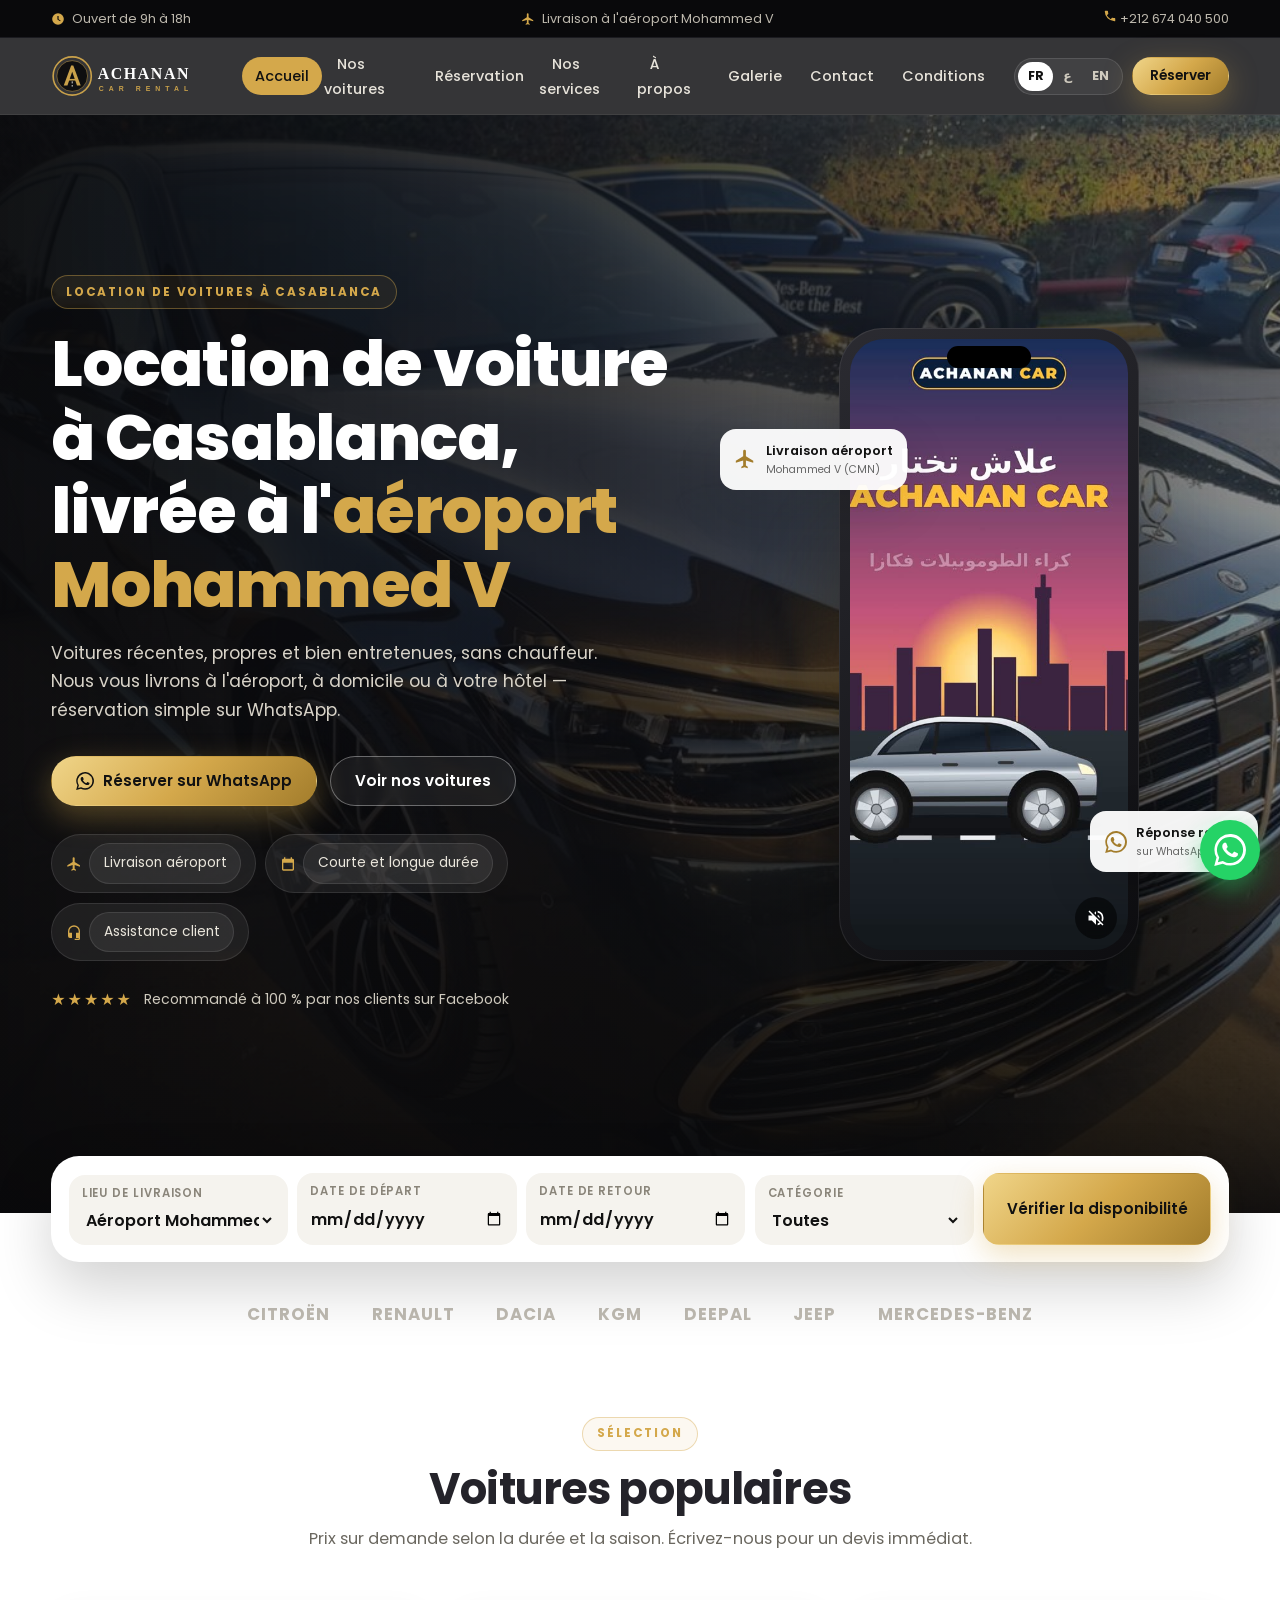
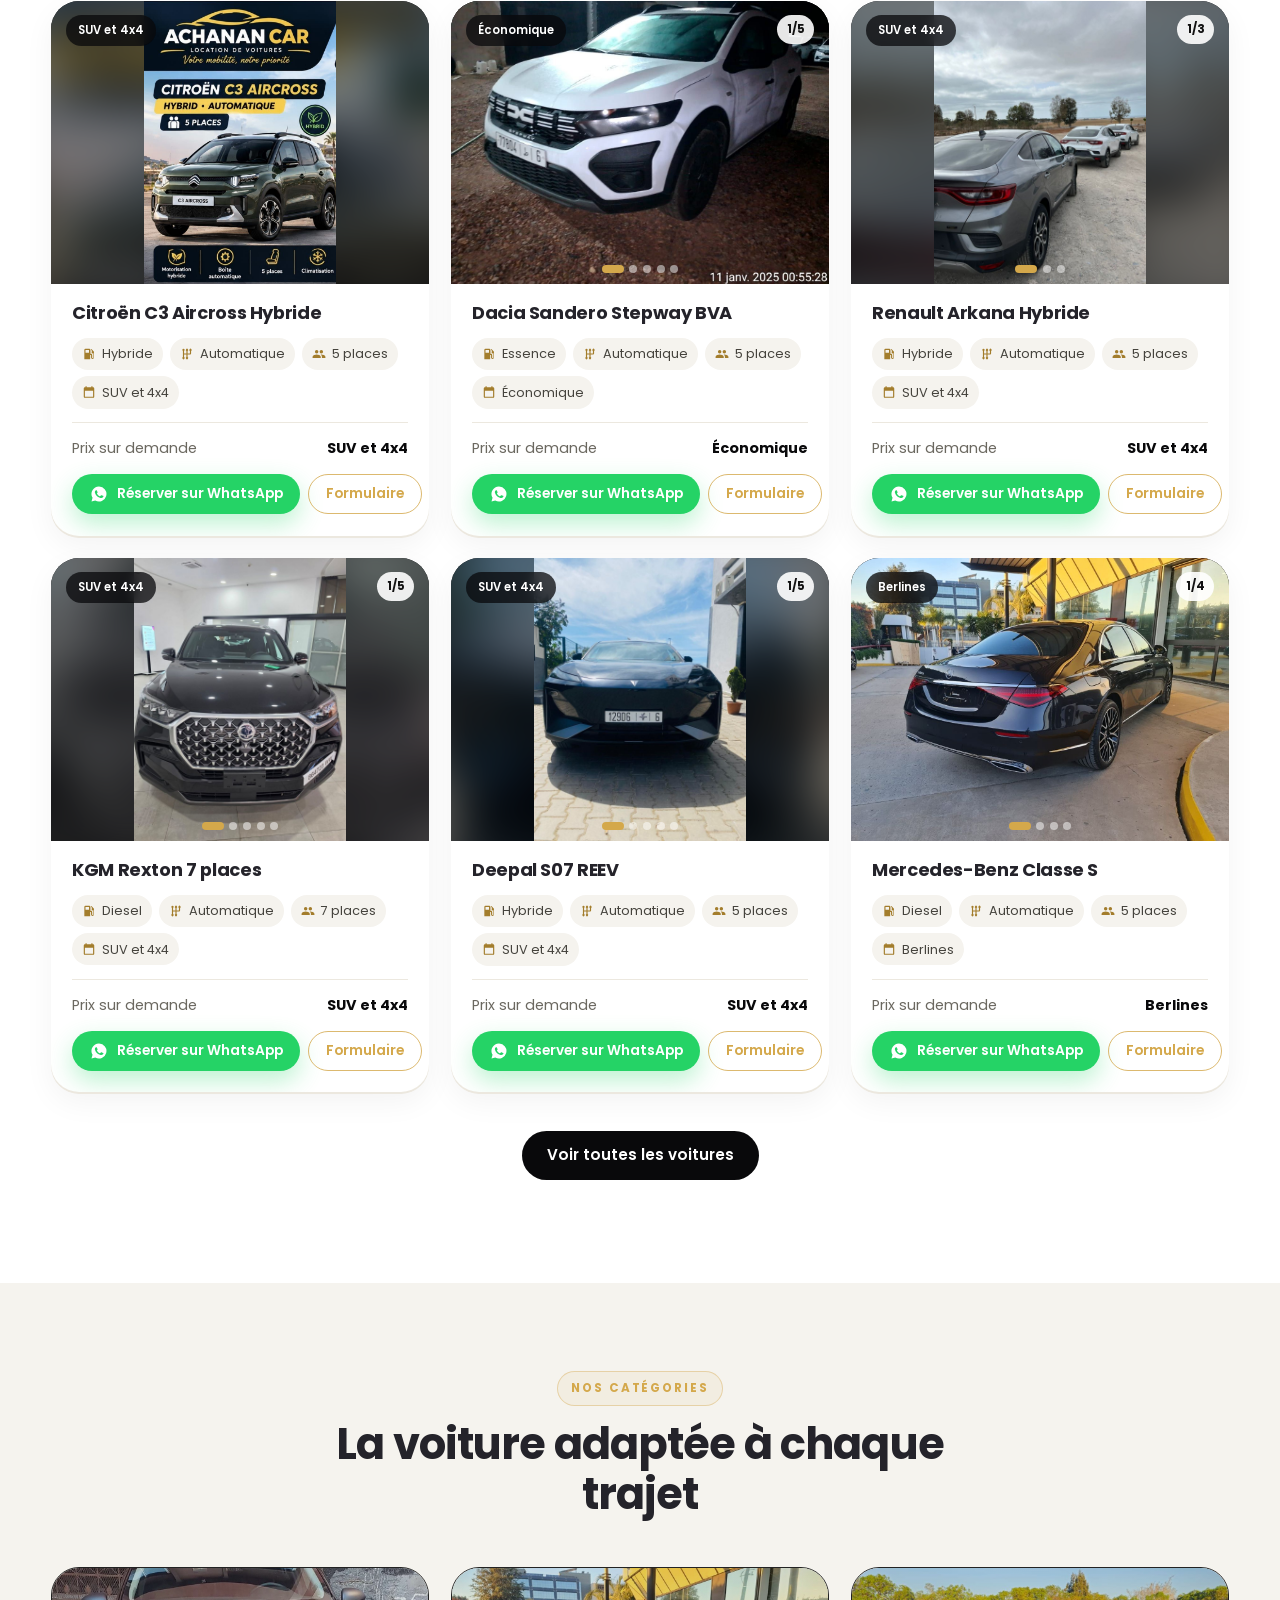
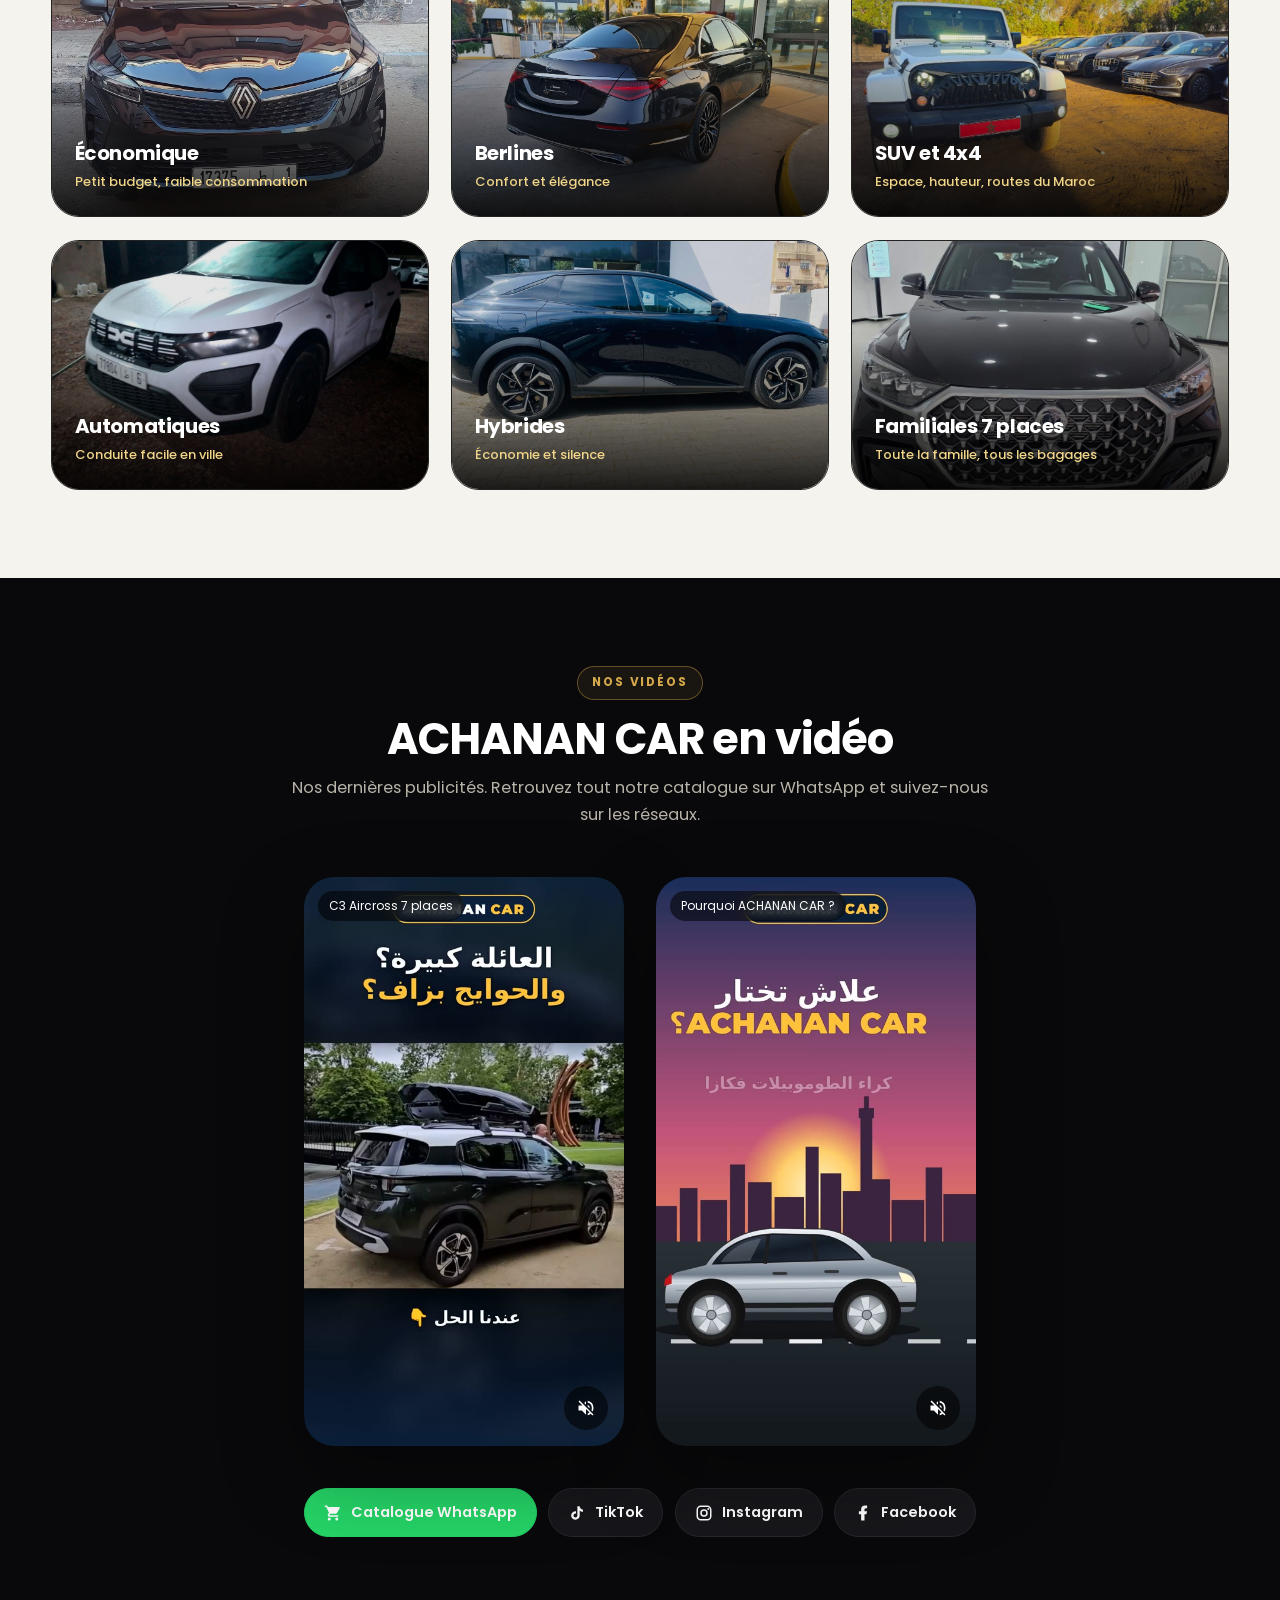
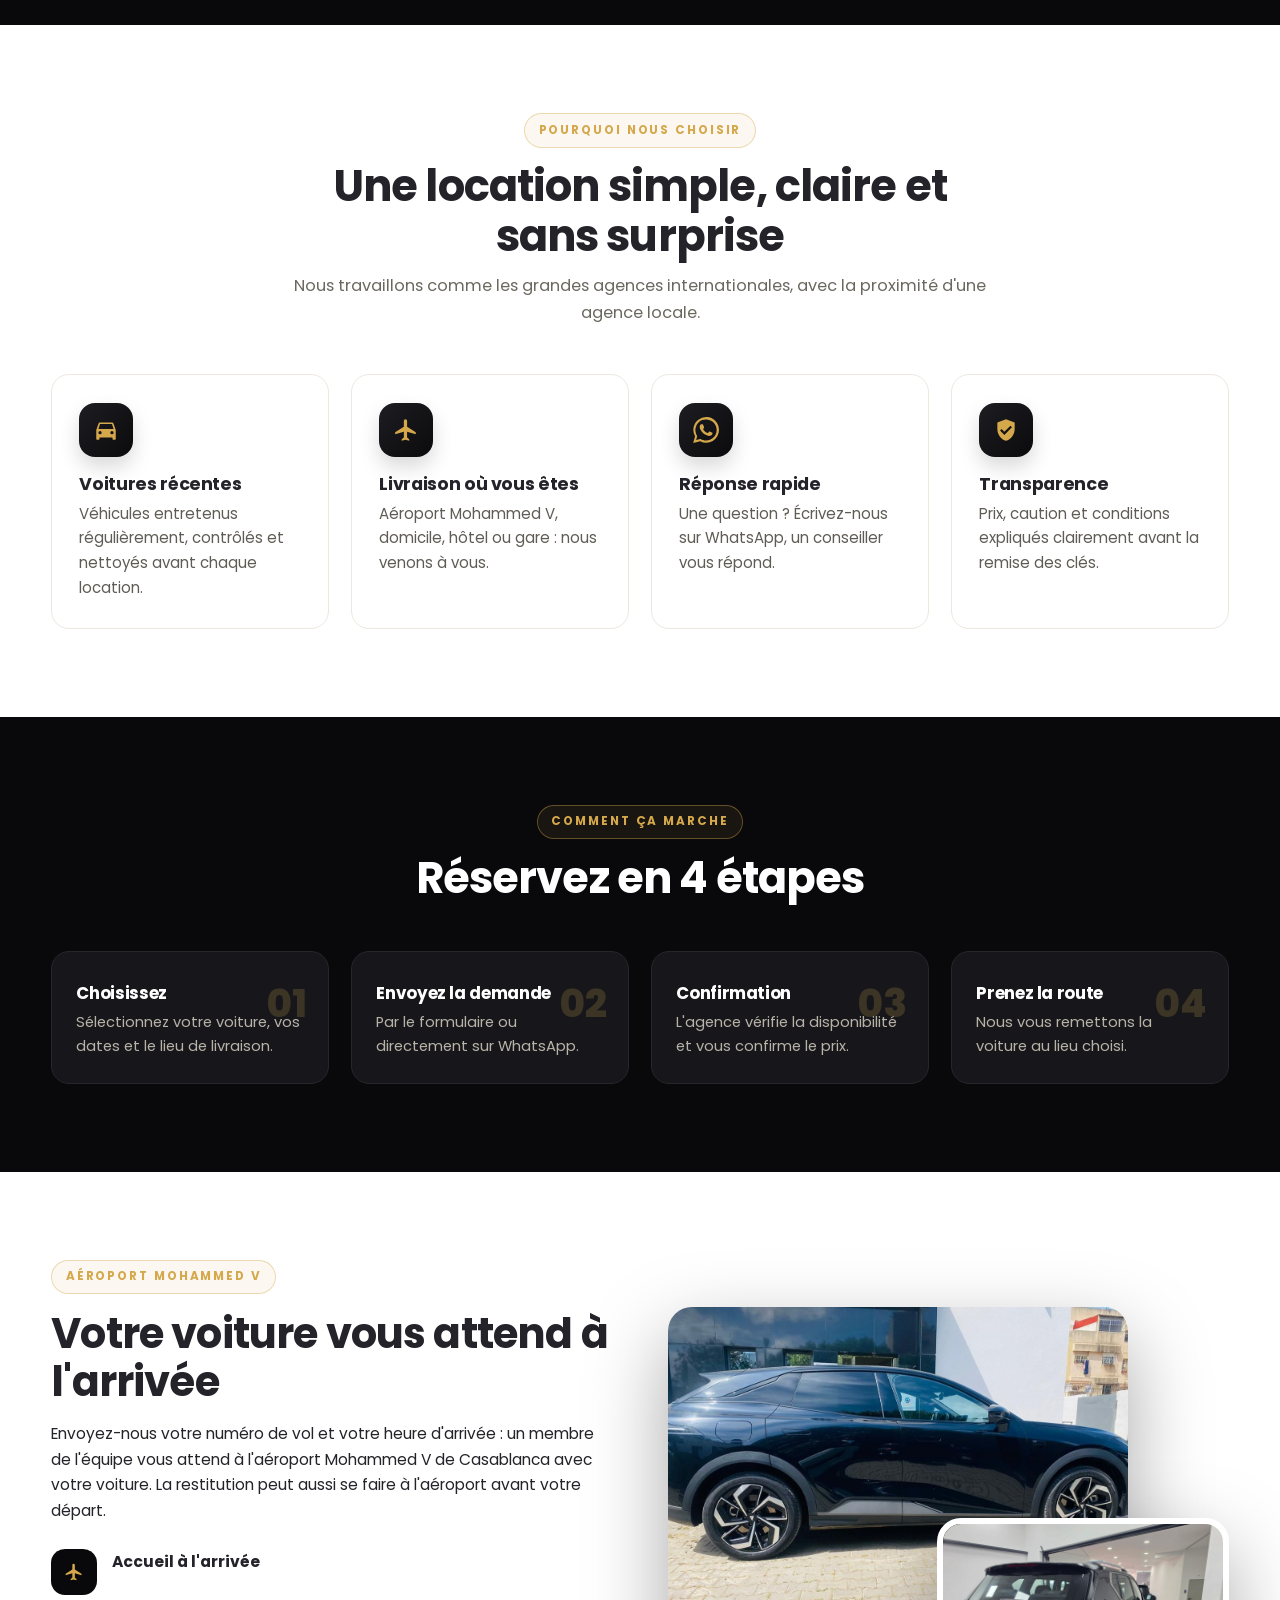
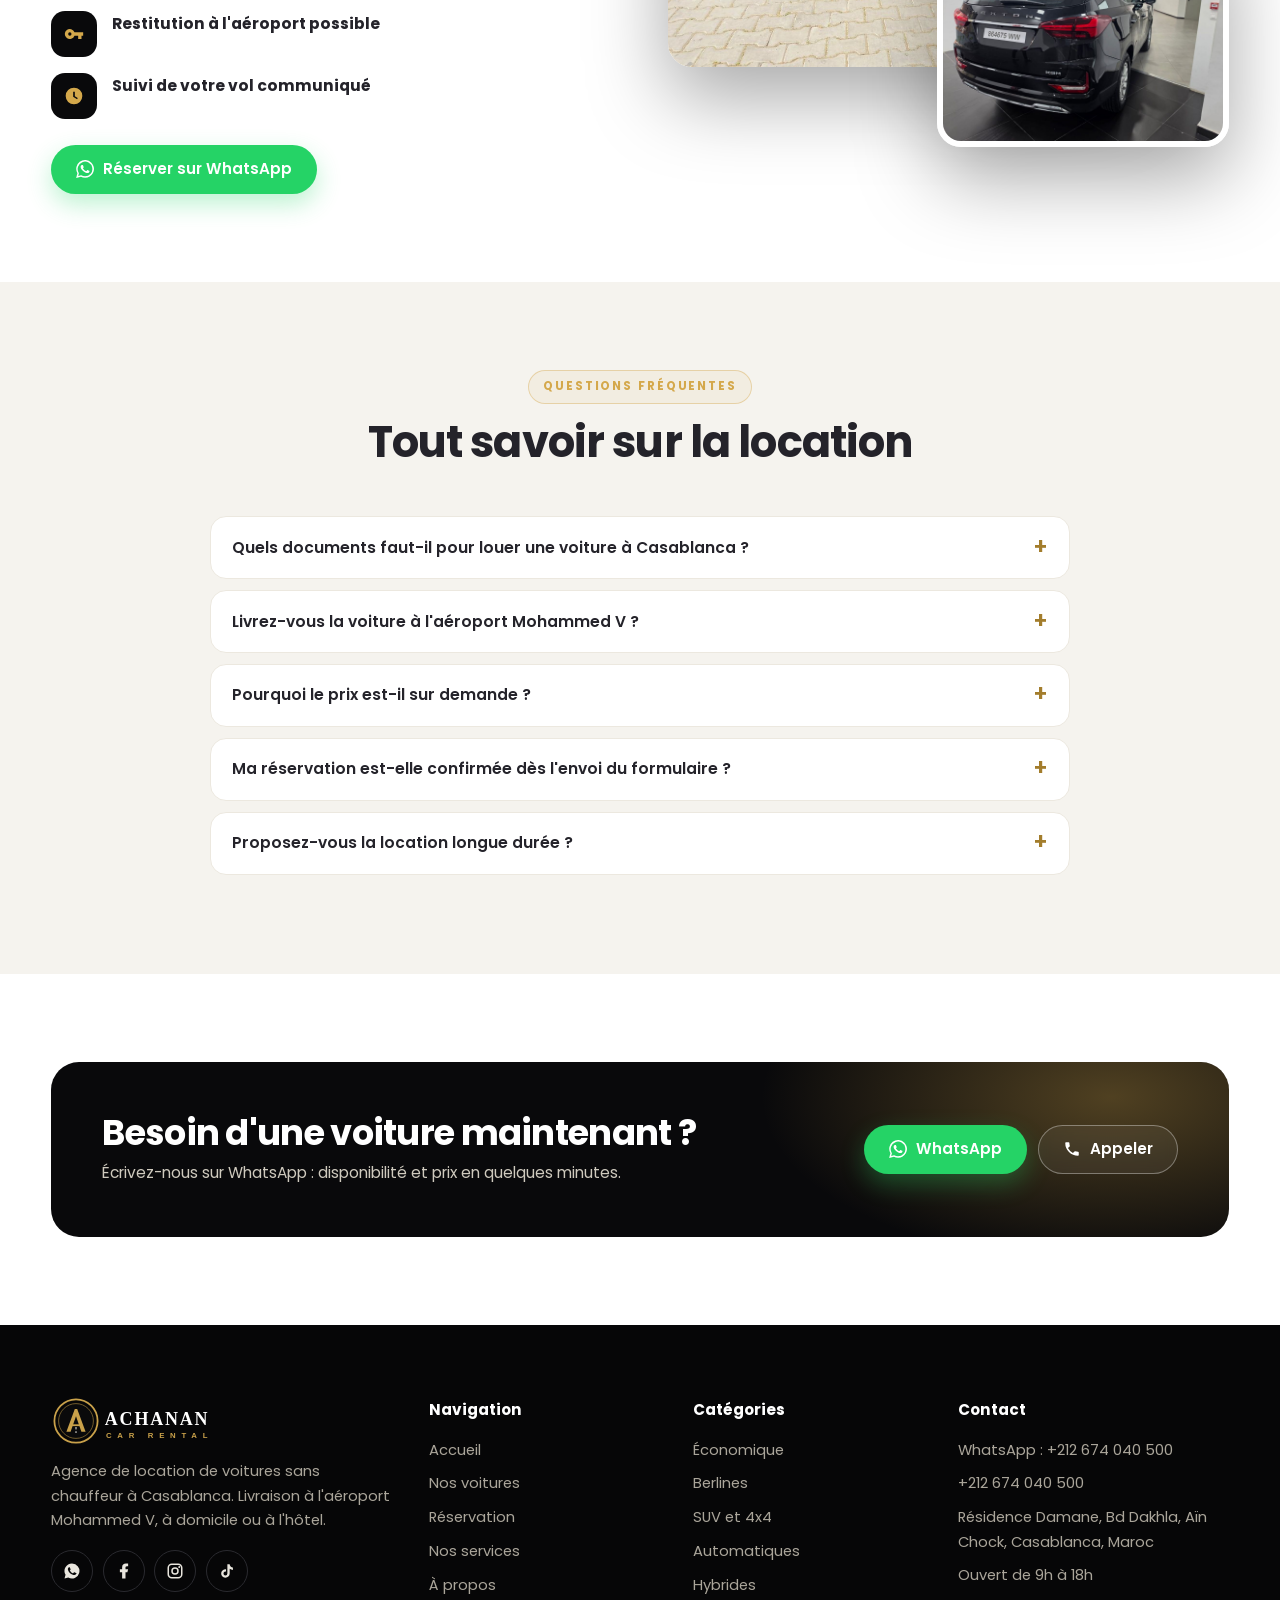
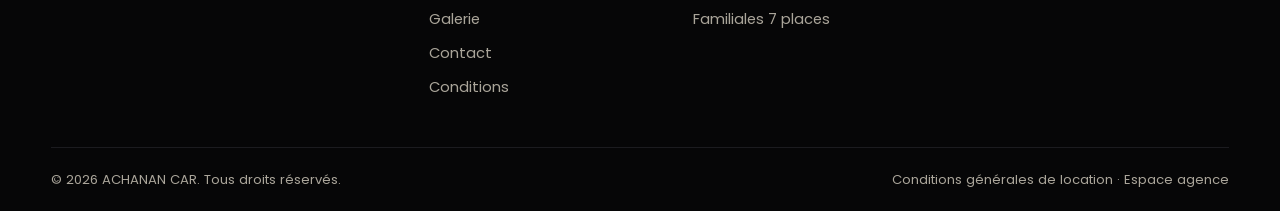
<file: index.html>
<!DOCTYPE html>
<html lang="fr" dir="ltr" class="no-js">
<head>
<meta charset="utf-8">
<meta name="viewport" content="width=device-width, initial-scale=1">
<title data-i18n="meta.index.title">Location voiture Casablanca &amp; aéroport Mohammed V | ACHANAN CAR</title>
<meta name="description" data-i18n-content="meta.index.desc" content="ACHANAN CAR : location de voitures sans chauffeur à Casablanca et au Maroc. Livraison à l&#x27;aéroport Mohammed V, à domicile ou à l&#x27;hôtel. Réservation rapide sur WhatsApp.">
<meta name="keywords" content="location voiture Casablanca, location voiture aéroport Casablanca, location voiture aéroport Mohammed V, car rental Morocco, car rental Casablanca, location voiture Maroc, location voiture sans chauffeur Casablanca, كراء السيارات الدار البيضاء">
<link rel="canonical" href="https://achanancar.com/">
<meta name="robots" content="index, follow">
<meta name="theme-color" content="#0b0b0c">
<meta property="og:type" content="website">
<meta property="og:site_name" content="ACHANAN CAR">
<meta property="og:title" content="Location voiture Casablanca &amp; aéroport Mohammed V | ACHANAN CAR">
<meta property="og:description" content="ACHANAN CAR : location de voitures sans chauffeur à Casablanca et au Maroc. Livraison à l&#x27;aéroport Mohammed V, à domicile ou à l&#x27;hôtel. Réservation rapide sur WhatsApp.">
<meta property="og:url" content="https://achanancar.com/">
<meta property="og:image" content="https://achanancar.com/assets/img/og-image.png">
<meta property="og:locale" content="fr_MA">
<meta property="og:locale:alternate" content="ar_MA">
<meta property="og:locale:alternate" content="en_US">
<meta name="twitter:card" content="summary_large_image">
<link rel="icon" href="assets/img/favicon.svg" type="image/svg+xml">
<link rel="icon" href="assets/img/icon-192.png" type="image/png" sizes="192x192">
<link rel="apple-touch-icon" href="assets/img/icon-192.png">
<link rel="manifest" href="manifest.webmanifest">
<link rel="stylesheet" href="assets/css/style.css">
<script type="application/ld+json">{"@context": "https://schema.org", "@type": "AutoRental", "name": "ACHANAN CAR", "url": "https://achanancar.com/", "logo": "https://achanancar.com/assets/img/icon-512.png", "image": "https://achanancar.com/assets/img/og-image.png", "telephone": "+212674040500", "priceRange": "$$", "address": {"@type": "PostalAddress", "streetAddress": "Résidence Damane, Bd Dakhla, Aïn Chock", "addressLocality": "Casablanca", "addressCountry": "MA"}, "areaServed": ["Casablanca", "Aéroport Mohammed V", "Maroc"], "openingHoursSpecification": [{"@type": "OpeningHoursSpecification", "dayOfWeek": ["Monday", "Tuesday", "Wednesday", "Thursday", "Friday", "Saturday", "Sunday"], "opens": "09:00", "closes": "18:00"}], "hasMap": "https://www.google.com/maps/search/?api=1&query=Résidence+Damane,+Bd+Dakhla,+Aïn+Chock,+Casablanca", "knowsLanguage": ["fr", "ar", "en"]}</script>
<script type="application/ld+json">{"@context": "https://schema.org", "@type": "FAQPage", "mainEntity": [{"@type": "Question", "name": "Quels documents faut-il pour louer une voiture à Casablanca ?", "acceptedAnswer": {"@type": "Answer", "text": "Une pièce d'identité (CIN ou passeport) et un permis de conduire valide. Les conditions complètes sont dans nos conditions générales."}}, {"@type": "Question", "name": "Livrez-vous la voiture à l'aéroport Mohammed V ?", "acceptedAnswer": {"@type": "Answer", "text": "Oui. Indiquez votre heure d'arrivée et votre numéro de vol, nous vous attendons à l'aéroport."}}, {"@type": "Question", "name": "Pourquoi le prix est-il sur demande ?", "acceptedAnswer": {"@type": "Answer", "text": "Le tarif dépend de la voiture, de la durée et de la saison. Nous vous envoyons un prix exact et à jour, sans frais cachés."}}, {"@type": "Question", "name": "Ma réservation est-elle confirmée dès l'envoi du formulaire ?", "acceptedAnswer": {"@type": "Answer", "text": "Non. Le formulaire est une demande. L'agence vérifie la disponibilité puis vous confirme par téléphone, WhatsApp ou email."}}, {"@type": "Question", "name": "Proposez-vous la location longue durée ?", "acceptedAnswer": {"@type": "Answer", "text": "Oui, à la semaine ou au mois, pour les particuliers comme pour les entreprises. Contactez-nous pour un tarif adapté."}}]}</script>
</head>
<body data-page="index">
<a class="skip" href="#main">Aller au contenu</a>
<div class="topbar"><div class="container">
  <span><svg viewBox="0 0 24 24" aria-hidden="true"><path d="M12 2a10 10 0 1 0 0 20 10 10 0 0 0 0-20zm1 10.4 3.5 2.1-.8 1.3L11 13V7h2v5.4z"/></svg><span data-i18n="top.hours">Ouvert de 9h à 18h</span></span>
  <span class="hide-sm"><svg viewBox="0 0 24 24" aria-hidden="true"><path d="M21 16v-2l-8-5V3.5a1.5 1.5 0 0 0-3 0V9l-8 5v2l8-2.5V19l-2 1.5V22l3.5-1 3.5 1v-1.5L13 19v-5.5l8 2.5z"/></svg><span data-i18n="top.airport">Livraison à l'aéroport Mohammed V</span></span>
  <span><a href="tel:+212674040500" dir="ltr"><svg viewBox="0 0 24 24" aria-hidden="true"><path d="M6.6 10.8a15.1 15.1 0 0 0 6.6 6.6l2.2-2.2c.3-.3.7-.4 1-.2 1.1.4 2.3.6 3.6.6.6 0 1 .4 1 1V20c0 .6-.4 1-1 1A17 17 0 0 1 3 4c0-.6.4-1 1-1h3.5c.6 0 1 .4 1 1 0 1.3.2 2.5.6 3.6.1.3 0 .7-.2 1L6.6 10.8z"/></svg> +212 674 040 500</a></span>
</div></div>
<header class="site"><div class="container nav">
  <a class="brand" href="index.html" aria-label="ACHANAN CAR"><img src="assets/img/logo.svg" alt="ACHANAN CAR" width="190" height="46"></a>
  <ul class="menu" id="menu"><li><a href="index.html" data-i18n="nav.home" class="active" aria-current="page">Accueil</a></li><li><a href="voitures.html" data-i18n="nav.cars">Nos voitures</a></li><li><a href="reservation.html" data-i18n="nav.booking">Réservation</a></li><li><a href="services.html" data-i18n="nav.services">Nos services</a></li><li><a href="a-propos.html" data-i18n="nav.about">À propos</a></li><li><a href="galerie.html" data-i18n="nav.gallery">Galerie</a></li><li><a href="contact.html" data-i18n="nav.contact">Contact</a></li><li><a href="conditions.html" data-i18n="nav.terms">Conditions</a></li></ul>
  <div class="nav-actions">
    <div class="lang" role="group" aria-label="Langue / اللغة / Language">
      <button type="button" data-lang="fr" class="on" lang="fr">FR</button><button type="button" data-lang="ar" lang="ar">ع</button><button type="button" data-lang="en" lang="en">EN</button>
    </div>
    <a class="btn btn-gold btn-sm" href="reservation.html"><span data-i18n="btn.book">Réserver</span></a>
    <button class="burger" type="button" aria-controls="menu" aria-expanded="false" aria-label="Menu"><span></span></button>
  </div>
</div></header>
<main id="main">

<section class="hero"><div class="hero-bg" style="background-image:url('assets/photos/mercedes-classe-s-4.jpg')"></div><div class="container">
  <div>
    <span class="eyebrow" data-i18n="home.eyebrow">Location de voitures à Casablanca</span>
    <h1 data-i18n="home.h1">Location de voiture à Casablanca, livrée à l'<span class="gold">aéroport Mohammed V</span></h1>
    <p class="lead" data-i18n="home.lead">Voitures récentes, propres et bien entretenues, sans chauffeur. Nous vous livrons à l'aéroport, à domicile ou à votre hôtel — réservation simple sur WhatsApp.</p>
    <div class="hero-cta"><a class="btn btn-gold" href="https://wa.me/212674040500" target="_blank" rel="noopener" data-wa><svg viewBox="0 0 24 24" aria-hidden="true"><path d="M17.5 14.4c-.3-.1-1.8-.9-2-1-.3-.1-.5-.1-.7.1-.2.3-.8 1-.9 1.2-.2.2-.3.2-.6.1-.3-.1-1.2-.5-2.3-1.4-.9-.8-1.4-1.7-1.6-2-.2-.3 0-.5.1-.6l.4-.5.3-.5c.1-.2 0-.4 0-.5l-.9-2.2c-.2-.6-.5-.5-.7-.5h-.6c-.2 0-.5.1-.8.4-.3.3-1 1-1 2.4s1 2.8 1.2 3c.1.2 2 3.1 4.9 4.3.7.3 1.2.5 1.7.6.7.2 1.300.2 1.8.1.6-.1 1.8-.7 2-1.4.2-.7.2-1.3.2-1.4-.1-.1-.3-.2-.6-.3zM12 21.8c-1.8 0-3.5-.5-5-1.4l-.4-.2-3.7 1 1-3.6-.2-.4A9.8 9.8 0 1 1 12 21.8zM20.5 3.5A11.8 11.8 0 0 0 1.9 17.7L.2 24l6.4-1.7A11.8 11.8 0 0 0 24 12c0-3.2-1.2-6.2-3.5-8.5z"/></svg><span data-i18n="btn.bookwa">Réserver sur WhatsApp</span></a><a class="btn btn-ghost" href="voitures.html"><span data-i18n="btn.seecars">Voir nos voitures</span></a></div>
    <div class="hero-badges"><span><svg viewBox="0 0 24 24" aria-hidden="true"><path d="M21 16v-2l-8-5V3.5a1.5 1.5 0 0 0-3 0V9l-8 5v2l8-2.5V19l-2 1.5V22l3.5-1 3.5 1v-1.5L13 19v-5.5l8 2.5z"/></svg><span data-i18n="home.b1">Livraison aéroport</span></span><span><svg viewBox="0 0 24 24" aria-hidden="true"><path d="M19 4h-1V2h-2v2H8V2H6v2H5a2 2 0 0 0-2 2v14a2 2 0 0 0 2 2h14a2 2 0 0 0 2-2V6a2 2 0 0 0-2-2zm0 16H5V10h14v10z"/></svg><span data-i18n="home.b2">Courte et longue durée</span></span><span><svg viewBox="0 0 24 24" aria-hidden="true"><path d="M12 2a9 9 0 0 0-9 9v7a3 3 0 0 0 3 3h3v-8H5v-2a7 7 0 0 1 14 0v2h-4v8h4v1h-6v2h6a2 2 0 0 0 2-2V11a9 9 0 0 0-9-9z"/></svg><span data-i18n="home.b3">Assistance client</span></span></div>
    <div class="hero-trust"><span class="stars">★★★★★</span><span data-i18n="home.trust">Recommandé à 100 % par nos clients sur Facebook</span></div>
  </div>
  <div class="hero-visual"><div class="glow"></div>
    <div class="phone" data-reel><video src="assets/videos/pub-achanan-car.mp4" poster="assets/videos/pub-achanan-car.jpg" muted loop playsinline autoplay preload="metadata"></video>
      <button type="button" class="sound" data-sound aria-label="Activer ou couper le son"><svg viewBox="0 0 24 24" aria-hidden="true"><path d="M16.5 12A4.5 4.5 0 0 0 14 7.97v2.21l2.45 2.45c.03-.2.05-.41.05-.63zm2.5 0c0 .94-.2 1.82-.54 2.64l1.51 1.51A8.8 8.8 0 0 0 21 12a9 9 0 0 0-7-8.77v2.06A7 7 0 0 1 19 12zM4.27 3 3 4.27 7.73 9H3v6h4l5 5v-6.73l4.25 4.25c-.67.52-1.42.93-2.25 1.18v2.06a9 9 0 0 0 3.69-1.81L19.73 21 21 19.73l-9-9L4.27 3zM12 4 9.91 6.09 12 8.18V4z"/></svg></button></div>
    <div class="float-card fc-1"><svg viewBox="0 0 24 24" aria-hidden="true"><path d="M21 16v-2l-8-5V3.5a1.5 1.5 0 0 0-3 0V9l-8 5v2l8-2.5V19l-2 1.5V22l3.5-1 3.5 1v-1.5L13 19v-5.5l8 2.5z"/></svg><div><span data-i18n="fc1.t">Livraison aéroport</span><small data-i18n="fc1.s">Mohammed V (CMN)</small></div></div>
    <div class="float-card fc-2"><svg viewBox="0 0 24 24" aria-hidden="true"><path d="M17.5 14.4c-.3-.1-1.8-.9-2-1-.3-.1-.5-.1-.7.1-.2.3-.8 1-.9 1.2-.2.2-.3.2-.6.1-.3-.1-1.2-.5-2.3-1.4-.9-.8-1.4-1.7-1.6-2-.2-.3 0-.5.1-.6l.4-.5.3-.5c.1-.2 0-.4 0-.5l-.9-2.2c-.2-.6-.5-.5-.7-.5h-.6c-.2 0-.5.1-.8.4-.3.3-1 1-1 2.4s1 2.8 1.2 3c.1.2 2 3.1 4.9 4.3.7.3 1.2.5 1.7.6.7.2 1.300.2 1.8.1.6-.1 1.8-.7 2-1.4.2-.7.2-1.3.2-1.4-.1-.1-.3-.2-.6-.3zM12 21.8c-1.8 0-3.5-.5-5-1.4l-.4-.2-3.7 1 1-3.6-.2-.4A9.8 9.8 0 1 1 12 21.8zM20.5 3.5A11.8 11.8 0 0 0 1.9 17.7L.2 24l6.4-1.7A11.8 11.8 0 0 0 24 12c0-3.2-1.2-6.2-3.5-8.5z"/></svg><div><span data-i18n="fc2.t">Réponse rapide</span><small data-i18n="fc2.s">sur WhatsApp</small></div></div>
  </div>
</div></section>
<div class="quick"><div class="container">
  <form id="quick" action="reservation.html" method="get">
    <div><label for="q-pickup" data-i18n="quick.pickup">Lieu de livraison</label><select id="q-pickup" name="pickup" required><option value="airport" selected data-i18n="loc.airport">Aéroport Mohammed V (CMN)</option><option value="agency" data-i18n="loc.agency">Agence — Aïn Chock, Casablanca</option><option value="home" data-i18n="loc.home">Domicile ou hôtel à Casablanca</option><option value="train" data-i18n="loc.train">Gare Casa-Voyageurs</option><option value="other" data-i18n="loc.other">Autre adresse (à préciser)</option></select></div>
    <div><label for="q-start" data-i18n="quick.start">Date de départ</label><input type="date" id="q-start" name="start"></div>
    <div><label for="q-end" data-i18n="quick.end">Date de retour</label><input type="date" id="q-end" name="end"></div>
    <div><label for="q-cat" data-i18n="quick.cat">Catégorie</label><select id="q-cat" name="cat"><option value="" data-i18n="cat.all">Toutes</option><option value="eco" data-i18n="cat.eco">Économique</option><option value="berline" data-i18n="cat.berline">Berlines</option><option value="suv" data-i18n="cat.suv">SUV et 4x4</option><option value="auto" data-i18n="cat.auto">Automatiques</option><option value="hybrid" data-i18n="cat.hybrid">Hybrides</option><option value="family" data-i18n="cat.family">Familiales 7 places</option></select></div>
    <button class="btn btn-gold" type="submit"><span data-i18n="quick.go">Vérifier la disponibilité</span></button>
  </form>
</div></div>
<div class="brands"><div class="container"><span>Citroën</span><span>Renault</span><span>Dacia</span><span>KGM</span><span>Deepal</span><span>Jeep</span><span>Mercedes-Benz</span></div></div>
<section><div class="container"><div class="sec-head reveal"><span class="eyebrow" data-i18n="home.feat.eye">Sélection</span><h2 data-i18n="home.feat.title">Voitures populaires</h2><p data-i18n="home.feat.sub">Prix sur demande selon la durée et la saison. Écrivez-nous pour un devis immédiat.</p></div>
  <div class="grid g3" id="featured"></div>
  <p style="text-align:center;margin-top:2.4rem"><a class="btn btn-dark" href="voitures.html"><span data-i18n="btn.allcars">Voir toutes les voitures</span></a></p>
</div></section>
<section class="sec-off"><div class="container"><div class="sec-head reveal"><span class="eyebrow" data-i18n="home.cats.eye">Nos catégories</span><h2 data-i18n="home.cats.title">La voiture adaptée à chaque trajet</h2></div><div class="grid g3"><a class="cat reveal" href="voitures.html#eco"><img src="assets/photos/renault-clio-5-1.jpg" alt="" loading="lazy"><div><h3 data-i18n="cat.eco">Économique</h3><small data-i18n="catd.eco">Petit budget, faible consommation</small></div></a><a class="cat reveal" href="voitures.html#berline"><img src="assets/photos/mercedes-classe-s-1.jpg" alt="" loading="lazy"><div><h3 data-i18n="cat.berline">Berlines</h3><small data-i18n="catd.berline">Confort et élégance</small></div></a><a class="cat reveal" href="voitures.html#suv"><img src="assets/photos/jeep-wrangler-1.jpg" alt="" loading="lazy"><div><h3 data-i18n="cat.suv">SUV et 4x4</h3><small data-i18n="catd.suv">Espace, hauteur, routes du Maroc</small></div></a><a class="cat reveal" href="voitures.html#auto"><img src="assets/photos/dacia-stepway-1.jpg" alt="" loading="lazy"><div><h3 data-i18n="cat.auto">Automatiques</h3><small data-i18n="catd.auto">Conduite facile en ville</small></div></a><a class="cat reveal" href="voitures.html#hybrid"><img src="assets/photos/deepal-s07-3.jpg" alt="" loading="lazy"><div><h3 data-i18n="cat.hybrid">Hybrides</h3><small data-i18n="catd.hybrid">Économie et silence</small></div></a><a class="cat reveal" href="voitures.html#family"><img src="assets/photos/kgm-rexton-1.jpg" alt="" loading="lazy"><div><h3 data-i18n="cat.family">Familiales 7 places</h3><small data-i18n="catd.family">Toute la famille, tous les bagages</small></div></a></div></div></section>
<section class="sec-dark"><div class="container"><div class="sec-head reveal"><span class="eyebrow" data-i18n="home.vid.eye">Nos vidéos</span><h2 data-i18n="home.vid.title">ACHANAN CAR en vidéo</h2><p data-i18n="home.vid.sub">Nos dernières publicités. Retrouvez tout notre catalogue sur WhatsApp et suivez-nous sur les réseaux.</p></div>
  <div class="reels"><div class="reel reveal" data-reel><video src="assets/videos/pub-c3-aircross.mp4" poster="assets/videos/pub-c3-aircross.jpg" muted loop playsinline preload="none"></video><span class="label" data-i18n="vid.1">C3 Aircross 7 places</span><button type="button" class="sound" data-sound aria-label="Activer ou couper le son"><svg viewBox="0 0 24 24" aria-hidden="true"><path d="M16.5 12A4.5 4.5 0 0 0 14 7.97v2.21l2.45 2.45c.03-.2.05-.41.05-.63zm2.5 0c0 .94-.2 1.82-.54 2.64l1.51 1.51A8.8 8.8 0 0 0 21 12a9 9 0 0 0-7-8.77v2.06A7 7 0 0 1 19 12zM4.27 3 3 4.27 7.73 9H3v6h4l5 5v-6.73l4.25 4.25c-.67.52-1.42.93-2.25 1.18v2.06a9 9 0 0 0 3.69-1.81L19.73 21 21 19.73l-9-9L4.27 3zM12 4 9.91 6.09 12 8.18V4z"/></svg></button></div><div class="reel reveal" data-reel><video src="assets/videos/pub-achanan-car.mp4" poster="assets/videos/pub-achanan-car.jpg" muted loop playsinline preload="none"></video><span class="label" data-i18n="vid.2">Pourquoi ACHANAN CAR ?</span><button type="button" class="sound" data-sound aria-label="Activer ou couper le son"><svg viewBox="0 0 24 24" aria-hidden="true"><path d="M16.5 12A4.5 4.5 0 0 0 14 7.97v2.21l2.45 2.45c.03-.2.05-.41.05-.63zm2.5 0c0 .94-.2 1.82-.54 2.64l1.51 1.51A8.8 8.8 0 0 0 21 12a9 9 0 0 0-7-8.77v2.06A7 7 0 0 1 19 12zM4.27 3 3 4.27 7.73 9H3v6h4l5 5v-6.73l4.25 4.25c-.67.52-1.42.93-2.25 1.18v2.06a9 9 0 0 0 3.69-1.81L19.73 21 21 19.73l-9-9L4.27 3zM12 4 9.91 6.09 12 8.18V4z"/></svg></button></div></div><div class="social-row"><a class="social-btn wa" href="https://wa.me/c/212674040500" target="_blank" rel="noopener"><svg viewBox="0 0 24 24" aria-hidden="true"><path d="M7 18a2 2 0 1 0 0 4 2 2 0 0 0 0-4zM1 2v2h2l3.6 7.6-1.4 2.4A2 2 0 0 0 7 17h12v-2H7.4a.25.25 0 0 1-.2-.4L8.1 13h7.4a2 2 0 0 0 1.8-1l3.6-6.5A1 1 0 0 0 20 4H5.2l-.9-2H1zm16 16a2 2 0 1 0 0 4 2 2 0 0 0 0-4z"/></svg><span data-i18n="btn.catalog">Catalogue WhatsApp</span></a><a class="social-btn" href="https://www.tiktok.com/@achanancar" target="_blank" rel="noopener"><svg viewBox="0 0 24 24" aria-hidden="true"><path d="M16.6 5.8a4.3 4.3 0 0 1-1-2.8h-3.1v12.4a2.6 2.6 0 1 1-2.6-2.6c.3 0 .5 0 .8.1V9.7a5.7 5.7 0 1 0 4.9 5.7V9.1a7.4 7.4 0 0 0 4.3 1.4V7.4s-1.9.1-3.3-1.6z"/></svg>TikTok</a><a class="social-btn" href="https://www.instagram.com/achanancar/" target="_blank" rel="noopener"><svg viewBox="0 0 24 24" aria-hidden="true"><path d="M7.8 2h8.4A5.8 5.8 0 0 1 22 7.8v8.4a5.8 5.8 0 0 1-5.8 5.8H7.8A5.8 5.8 0 0 1 2 16.2V7.8A5.8 5.8 0 0 1 7.8 2zm-.2 2A3.6 3.6 0 0 0 4 7.6v8.8C4 18.4 5.6 20 7.6 20h8.8a3.6 3.6 0 0 0 3.6-3.6V7.6C20 5.6 18.4 4 16.4 4H7.6zm9.6 1.5a1.3 1.3 0 1 1 0 2.5 1.3 1.3 0 0 1 0-2.5zM12 7a5 5 0 1 1 0 10 5 5 0 0 1 0-10zm0 2a3 3 0 1 0 0 6 3 3 0 0 0 0-6z"/></svg>Instagram</a><a class="social-btn" href="https://www.facebook.com/achanancar" target="_blank" rel="noopener"><svg viewBox="0 0 24 24" aria-hidden="true"><path d="M14 13.5h2.5l1-4H14v-2c0-1 0-2 2-2h1.5V2.1C17.2 2.1 15.9 2 14.5 2 11.6 2 9.5 3.7 9.5 7v2.5h-3v4h3V22h4.5z"/></svg>Facebook</a></div>
</div></section>
<section><div class="container"><div class="sec-head reveal"><span class="eyebrow" data-i18n="home.why.eye">Pourquoi nous choisir</span><h2 data-i18n="home.why.title">Une location simple, claire et sans surprise</h2><p data-i18n="home.why.sub">Nous travaillons comme les grandes agences internationales, avec la proximité d'une agence locale.</p></div><div class="grid g4"><div class="feature reveal"><div class="ico"><svg viewBox="0 0 24 24" aria-hidden="true"><path d="M18.9 6c-.2-.6-.8-1-1.4-1H6.5c-.7 0-1.2.4-1.4 1L3 12v8c0 .6.4 1 1 1h1c.6 0 1-.4 1-1v-1h12v1c0 .6.4 1 1 1h1c.6 0 1-.4 1-1v-8l-2.1-6zM6.5 16a1.5 1.5 0 1 1 0-3 1.5 1.5 0 0 1 0 3zm11 0a1.5 1.5 0 1 1 0-3 1.5 1.5 0 0 1 0 3zM5 11l1.5-4.5h11L19 11H5z"/></svg></div><h3 data-i18n="why1.t">Voitures récentes</h3><p data-i18n="why1.d">Véhicules entretenus régulièrement, contrôlés et nettoyés avant chaque location.</p></div><div class="feature reveal"><div class="ico"><svg viewBox="0 0 24 24" aria-hidden="true"><path d="M21 16v-2l-8-5V3.5a1.5 1.5 0 0 0-3 0V9l-8 5v2l8-2.5V19l-2 1.5V22l3.5-1 3.5 1v-1.5L13 19v-5.5l8 2.5z"/></svg></div><h3 data-i18n="why2.t">Livraison où vous êtes</h3><p data-i18n="why2.d">Aéroport Mohammed V, domicile, hôtel ou gare : nous venons à vous.</p></div><div class="feature reveal"><div class="ico"><svg viewBox="0 0 24 24" aria-hidden="true"><path d="M17.5 14.4c-.3-.1-1.8-.9-2-1-.3-.1-.5-.1-.7.1-.2.3-.8 1-.9 1.2-.2.2-.3.2-.6.1-.3-.1-1.2-.5-2.3-1.4-.9-.8-1.4-1.7-1.6-2-.2-.3 0-.5.1-.6l.4-.5.3-.5c.1-.2 0-.4 0-.5l-.9-2.2c-.2-.6-.5-.5-.7-.5h-.6c-.2 0-.5.1-.8.4-.3.3-1 1-1 2.4s1 2.8 1.2 3c.1.2 2 3.1 4.9 4.3.7.3 1.2.5 1.7.6.7.2 1.300.2 1.8.1.6-.1 1.8-.7 2-1.4.2-.7.2-1.3.2-1.4-.1-.1-.3-.2-.6-.3zM12 21.8c-1.8 0-3.5-.5-5-1.4l-.4-.2-3.7 1 1-3.6-.2-.4A9.8 9.8 0 1 1 12 21.8zM20.5 3.5A11.8 11.8 0 0 0 1.9 17.7L.2 24l6.4-1.7A11.8 11.8 0 0 0 24 12c0-3.2-1.2-6.2-3.5-8.5z"/></svg></div><h3 data-i18n="why3.t">Réponse rapide</h3><p data-i18n="why3.d">Une question ? Écrivez-nous sur WhatsApp, un conseiller vous répond.</p></div><div class="feature reveal"><div class="ico"><svg viewBox="0 0 24 24" aria-hidden="true"><path d="M12 2 4 5v6c0 5 3.4 9.7 8 11 4.6-1.3 8-6 8-11V5l-8-3zm-1.5 14.5-4-4 1.4-1.4 2.6 2.6 5.6-5.6 1.4 1.4-7 7z"/></svg></div><h3 data-i18n="why4.t">Transparence</h3><p data-i18n="why4.d">Prix, caution et conditions expliqués clairement avant la remise des clés.</p></div></div></div></section>
<section class="sec-dark"><div class="container"><div class="sec-head reveal"><span class="eyebrow" data-i18n="home.how.eye">Comment ça marche</span><h2 data-i18n="home.how.title">Réservez en 4 étapes</h2></div><div class="grid g4 steps"><div class="step reveal"><h3 data-i18n="how1.t">Choisissez</h3><p data-i18n="how1.d">Sélectionnez votre voiture, vos dates et le lieu de livraison.</p></div><div class="step reveal"><h3 data-i18n="how2.t">Envoyez la demande</h3><p data-i18n="how2.d">Par le formulaire ou directement sur WhatsApp.</p></div><div class="step reveal"><h3 data-i18n="how3.t">Confirmation</h3><p data-i18n="how3.d">L'agence vérifie la disponibilité et vous confirme le prix.</p></div><div class="step reveal"><h3 data-i18n="how4.t">Prenez la route</h3><p data-i18n="how4.d">Nous vous remettons la voiture au lieu choisi.</p></div></div></div></section>
<section><div class="container split">
  <div class="reveal"><span class="eyebrow" data-i18n="home.air.eye">Aéroport Mohammed V</span><h2 data-i18n="home.air.title" style="font-size:clamp(1.8rem,3.4vw,2.6rem);margin-top:1rem">Votre voiture vous attend à l'arrivée</h2><p data-i18n="home.air.text">Envoyez-nous votre numéro de vol et votre heure d'arrivée : un membre de l'équipe vous attend à l'aéroport Mohammed V de Casablanca avec votre voiture. La restitution peut aussi se faire à l'aéroport avant votre départ.</p>
    <ul class="info-list" style="margin:1.6rem 0">
      <li><span class="ico"><svg viewBox="0 0 24 24" aria-hidden="true"><path d="M21 16v-2l-8-5V3.5a1.5 1.5 0 0 0-3 0V9l-8 5v2l8-2.5V19l-2 1.5V22l3.5-1 3.5 1v-1.5L13 19v-5.5l8 2.5z"/></svg></span><b data-i18n="home.air.l1">Accueil à l'arrivée</b></li>
      <li><span class="ico"><svg viewBox="0 0 24 24" aria-hidden="true"><path d="M12.6 10A6 6 0 1 0 12.6 14H17v4h4v-4h2v-4H12.6zM7 14a2 2 0 1 1 0-4 2 2 0 0 1 0 4z"/></svg></span><b data-i18n="home.air.l2">Restitution à l'aéroport possible</b></li>
      <li><span class="ico"><svg viewBox="0 0 24 24" aria-hidden="true"><path d="M12 2a10 10 0 1 0 0 20 10 10 0 0 0 0-20zm1 10.4 3.5 2.1-.8 1.3L11 13V7h2v5.4z"/></svg></span><b data-i18n="home.air.l3">Suivi de votre vol communiqué</b></li>
    </ul><a class="btn btn-wa" href="https://wa.me/212674040500" target="_blank" rel="noopener" data-wa><svg viewBox="0 0 24 24" aria-hidden="true"><path d="M17.5 14.4c-.3-.1-1.8-.9-2-1-.3-.1-.5-.1-.7.1-.2.3-.8 1-.9 1.2-.2.2-.3.2-.6.1-.3-.1-1.2-.5-2.3-1.4-.9-.8-1.4-1.7-1.6-2-.2-.3 0-.5.1-.6l.4-.5.3-.5c.1-.2 0-.4 0-.5l-.9-2.2c-.2-.6-.5-.5-.7-.5h-.6c-.2 0-.5.1-.8.4-.3.3-1 1-1 2.4s1 2.8 1.2 3c.1.2 2 3.1 4.9 4.3.7.3 1.2.5 1.7.6.7.2 1.300.2 1.8.1.6-.1 1.8-.7 2-1.4.2-.7.2-1.3.2-1.4-.1-.1-.3-.2-.6-.3zM12 21.8c-1.8 0-3.5-.5-5-1.4l-.4-.2-3.7 1 1-3.6-.2-.4A9.8 9.8 0 1 1 12 21.8zM20.5 3.5A11.8 11.8 0 0 0 1.9 17.7L.2 24l6.4-1.7A11.8 11.8 0 0 0 24 12c0-3.2-1.2-6.2-3.5-8.5z"/></svg><span data-i18n="btn.bookwa">Réserver sur WhatsApp</span></a></div>
  <div class="photo-stack reveal"><img class="p1" src="assets/photos/deepal-s07-3.jpg" alt="Location voiture livrée à l'aéroport Mohammed V" loading="lazy"><img class="p2" src="assets/photos/kgm-rexton-4.jpg" alt="" loading="lazy"></div>
</div></section>
<section class="sec-off"><div class="container" style="max-width:860px"><div class="sec-head reveal"><span class="eyebrow" data-i18n="home.faq.eye">Questions fréquentes</span><h2 data-i18n="home.faq.title">Tout savoir sur la location</h2></div><details class="reveal"><summary data-i18n="faq1.q">Quels documents faut-il pour louer une voiture à Casablanca ?</summary><p data-i18n="faq1.a">Une pièce d'identité (CIN ou passeport) et un permis de conduire valide. Les conditions complètes sont dans nos conditions générales.</p></details><details class="reveal"><summary data-i18n="faq2.q">Livrez-vous la voiture à l'aéroport Mohammed V ?</summary><p data-i18n="faq2.a">Oui. Indiquez votre heure d'arrivée et votre numéro de vol, nous vous attendons à l'aéroport.</p></details><details class="reveal"><summary data-i18n="faq3.q">Pourquoi le prix est-il sur demande ?</summary><p data-i18n="faq3.a">Le tarif dépend de la voiture, de la durée et de la saison. Nous vous envoyons un prix exact et à jour, sans frais cachés.</p></details><details class="reveal"><summary data-i18n="faq4.q">Ma réservation est-elle confirmée dès l'envoi du formulaire ?</summary><p data-i18n="faq4.a">Non. Le formulaire est une demande. L'agence vérifie la disponibilité puis vous confirme par téléphone, WhatsApp ou email.</p></details><details class="reveal"><summary data-i18n="faq5.q">Proposez-vous la location longue durée ?</summary><p data-i18n="faq5.a">Oui, à la semaine ou au mois, pour les particuliers comme pour les entreprises. Contactez-nous pour un tarif adapté.</p></details></div></section>
<section><div class="container"><div class="cta reveal"><div><h2 data-i18n="home.cta.title">Besoin d'une voiture maintenant ?</h2><p data-i18n="home.cta.text">Écrivez-nous sur WhatsApp : disponibilité et prix en quelques minutes.</p></div>
  <div style="display:flex;gap:.7rem;flex-wrap:wrap"><a class="btn btn-wa" href="https://wa.me/212674040500" target="_blank" rel="noopener" data-wa><svg viewBox="0 0 24 24" aria-hidden="true"><path d="M17.5 14.4c-.3-.1-1.8-.9-2-1-.3-.1-.5-.1-.7.1-.2.3-.8 1-.9 1.2-.2.2-.3.2-.6.1-.3-.1-1.2-.5-2.3-1.4-.9-.8-1.4-1.7-1.6-2-.2-.3 0-.5.1-.6l.4-.5.3-.5c.1-.2 0-.4 0-.5l-.9-2.2c-.2-.6-.5-.5-.7-.5h-.6c-.2 0-.5.1-.8.4-.3.3-1 1-1 2.4s1 2.8 1.2 3c.1.2 2 3.1 4.9 4.3.7.3 1.2.5 1.7.6.7.2 1.300.2 1.8.1.6-.1 1.8-.7 2-1.4.2-.7.2-1.3.2-1.4-.1-.1-.3-.2-.6-.3zM12 21.8c-1.8 0-3.5-.5-5-1.4l-.4-.2-3.7 1 1-3.6-.2-.4A9.8 9.8 0 1 1 12 21.8zM20.5 3.5A11.8 11.8 0 0 0 1.9 17.7L.2 24l6.4-1.7A11.8 11.8 0 0 0 24 12c0-3.2-1.2-6.2-3.5-8.5z"/></svg><span data-i18n="btn.wa">WhatsApp</span></a><a class="btn btn-ghost" href="tel:+212674040500"><svg viewBox="0 0 24 24" aria-hidden="true"><path d="M6.6 10.8a15.1 15.1 0 0 0 6.6 6.6l2.2-2.2c.3-.3.7-.4 1-.2 1.1.4 2.3.6 3.6.6.6 0 1 .4 1 1V20c0 .6-.4 1-1 1A17 17 0 0 1 3 4c0-.6.4-1 1-1h3.5c.6 0 1 .4 1 1 0 1.3.2 2.5.6 3.6.1.3 0 .7-.2 1L6.6 10.8z"/></svg><span data-i18n="btn.call">Appeler</span></a></div></div></div></section>

</main>
<footer class="site"><div class="container">
  <div class="fgrid4">
    <div><img src="assets/img/logo.svg" alt="ACHANAN CAR" width="200" height="48"><p><span data-i18n="foot.about">Agence de location de voitures sans chauffeur à Casablanca. Livraison à l'aéroport Mohammed V, à domicile ou à l'hôtel.</span></p><div class="social" data-social></div></div>
    <div><h4 data-i18n="foot.links">Navigation</h4><ul><li><a href="index.html" data-i18n="nav.home">Accueil</a></li><li><a href="voitures.html" data-i18n="nav.cars">Nos voitures</a></li><li><a href="reservation.html" data-i18n="nav.booking">Réservation</a></li><li><a href="services.html" data-i18n="nav.services">Nos services</a></li><li><a href="a-propos.html" data-i18n="nav.about">À propos</a></li><li><a href="galerie.html" data-i18n="nav.gallery">Galerie</a></li><li><a href="contact.html" data-i18n="nav.contact">Contact</a></li><li><a href="conditions.html" data-i18n="nav.terms">Conditions</a></li></ul></div>
    <div><h4 data-i18n="foot.cats">Catégories</h4><ul><li><a href="voitures.html#eco" data-i18n="cat.eco">Économique</a></li><li><a href="voitures.html#berline" data-i18n="cat.berline">Berlines</a></li><li><a href="voitures.html#suv" data-i18n="cat.suv">SUV et 4x4</a></li><li><a href="voitures.html#auto" data-i18n="cat.auto">Automatiques</a></li><li><a href="voitures.html#hybrid" data-i18n="cat.hybrid">Hybrides</a></li><li><a href="voitures.html#family" data-i18n="cat.family">Familiales 7 places</a></li></ul></div>
    <div><h4 data-i18n="foot.contact">Contact</h4><ul>
      <li><a href="https://wa.me/212674040500" target="_blank" rel="noopener" data-wa dir="ltr">WhatsApp : +212 674 040 500</a></li>
      <li><a href="tel:+212674040500" dir="ltr">+212 674 040 500</a></li>
      <li data-email hidden></li>
      <li><span data-i18n="foot.addr">Résidence Damane, Bd Dakhla, Aïn Chock, Casablanca, Maroc</span></li>
      <li><span data-i18n="top.hours">Ouvert de 9h à 18h</span></li>
    </ul></div>
  </div>
  <div class="copy"><span>© <span id="year">2026</span> ACHANAN CAR. <span data-i18n="foot.rights">Tous droits réservés.</span></span><span><a href="conditions.html" data-i18n="tc.h1">Conditions générales de location</a> · <a href="admin.html" rel="nofollow" data-i18n="foot.admin">Espace agence</a></span></div>
</div></footer>
<a class="wa-float" href="https://wa.me/212674040500" target="_blank" rel="noopener" data-wa aria-label="Discuter sur WhatsApp" data-i18n-aria="wa.float"><svg viewBox="0 0 24 24" aria-hidden="true"><path d="M17.5 14.4c-.3-.1-1.8-.9-2-1-.3-.1-.5-.1-.7.1-.2.3-.8 1-.9 1.2-.2.2-.3.2-.6.1-.3-.1-1.2-.5-2.3-1.4-.9-.8-1.4-1.7-1.6-2-.2-.3 0-.5.1-.6l.4-.5.3-.5c.1-.2 0-.4 0-.5l-.9-2.2c-.2-.6-.5-.5-.7-.5h-.6c-.2 0-.5.1-.8.4-.3.3-1 1-1 2.4s1 2.8 1.2 3c.1.2 2 3.1 4.9 4.3.7.3 1.2.5 1.7.6.7.2 1.300.2 1.8.1.6-.1 1.8-.7 2-1.4.2-.7.2-1.3.2-1.4-.1-.1-.3-.2-.6-.3zM12 21.8c-1.8 0-3.5-.5-5-1.4l-.4-.2-3.7 1 1-3.6-.2-.4A9.8 9.8 0 1 1 12 21.8zM20.5 3.5A11.8 11.8 0 0 0 1.9 17.7L.2 24l6.4-1.7A11.8 11.8 0 0 0 24 12c0-3.2-1.2-6.2-3.5-8.5z"/></svg></a>
<script src="assets/js/config.js"></script>
<script src="assets/js/i18n.js"></script>
<script src="assets/js/cars.js"></script>
<script src="assets/js/main.js"></script>
</body>
</html>
</file>
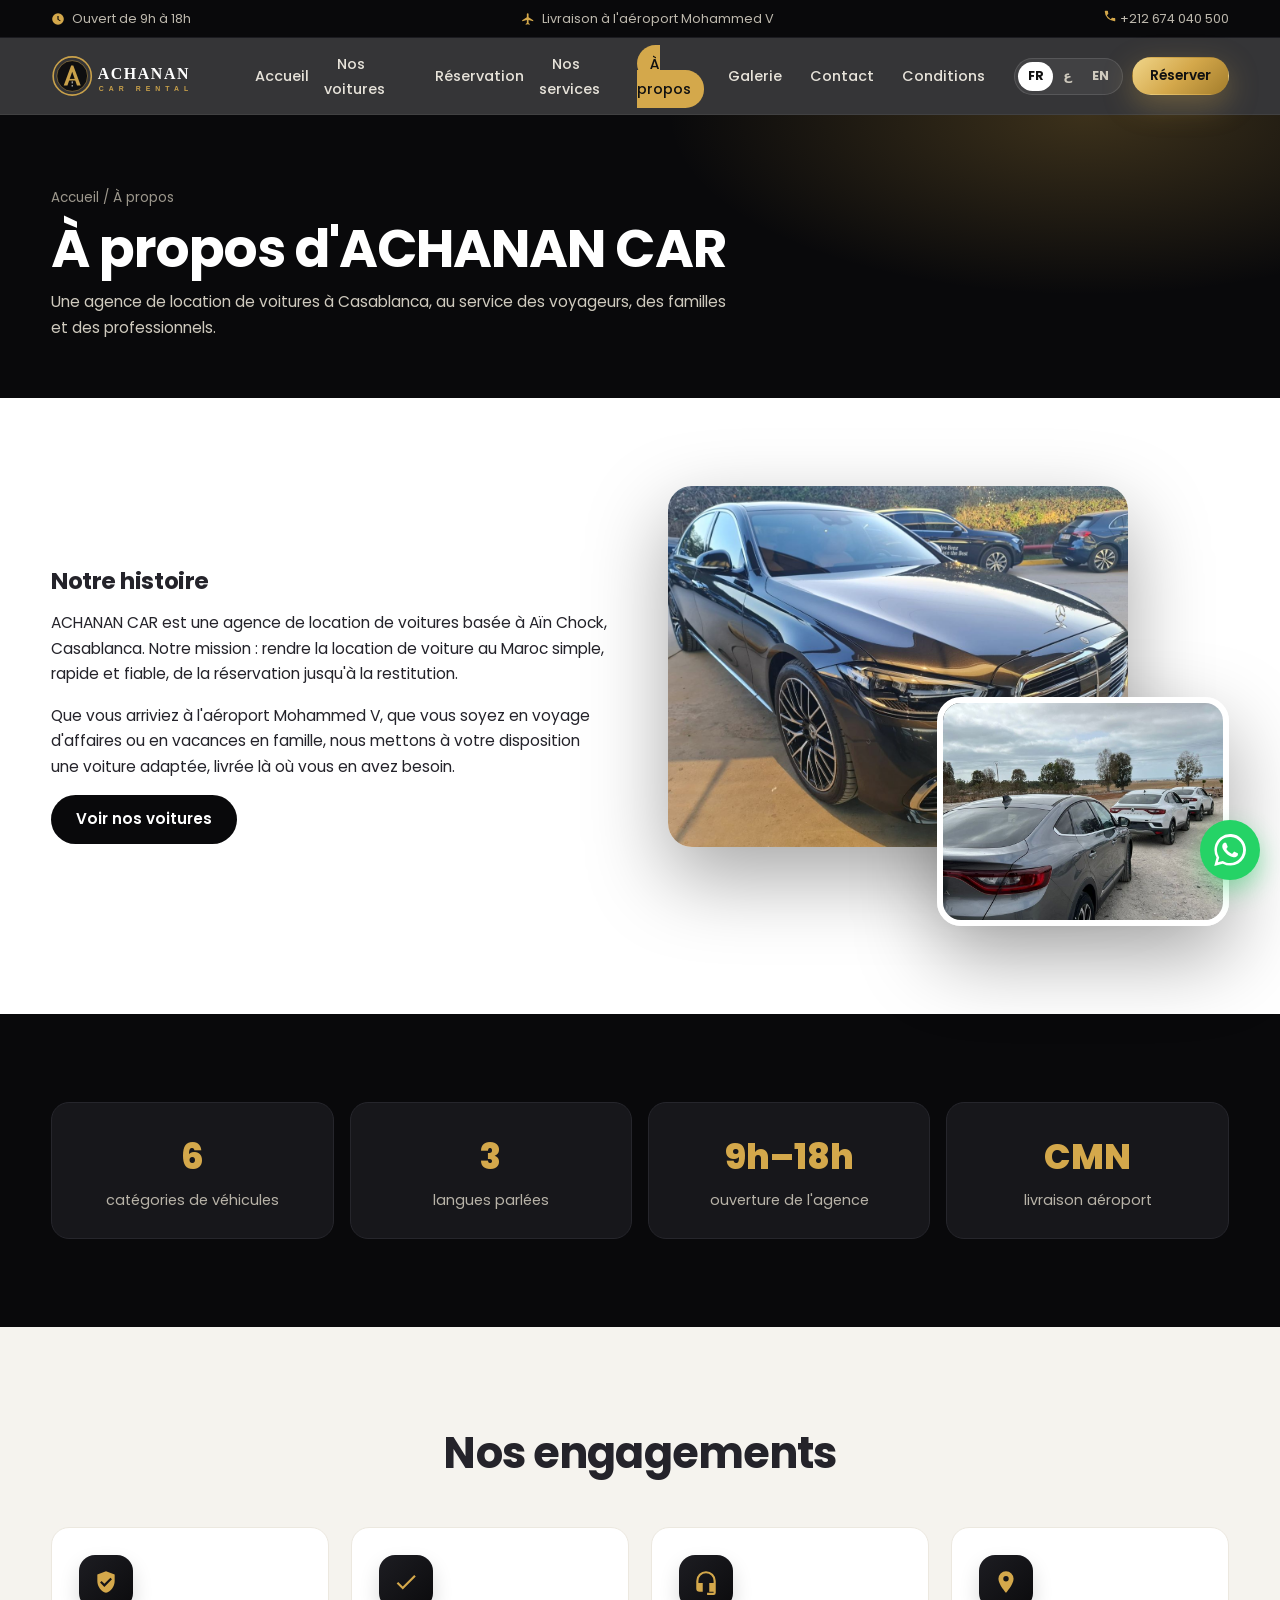
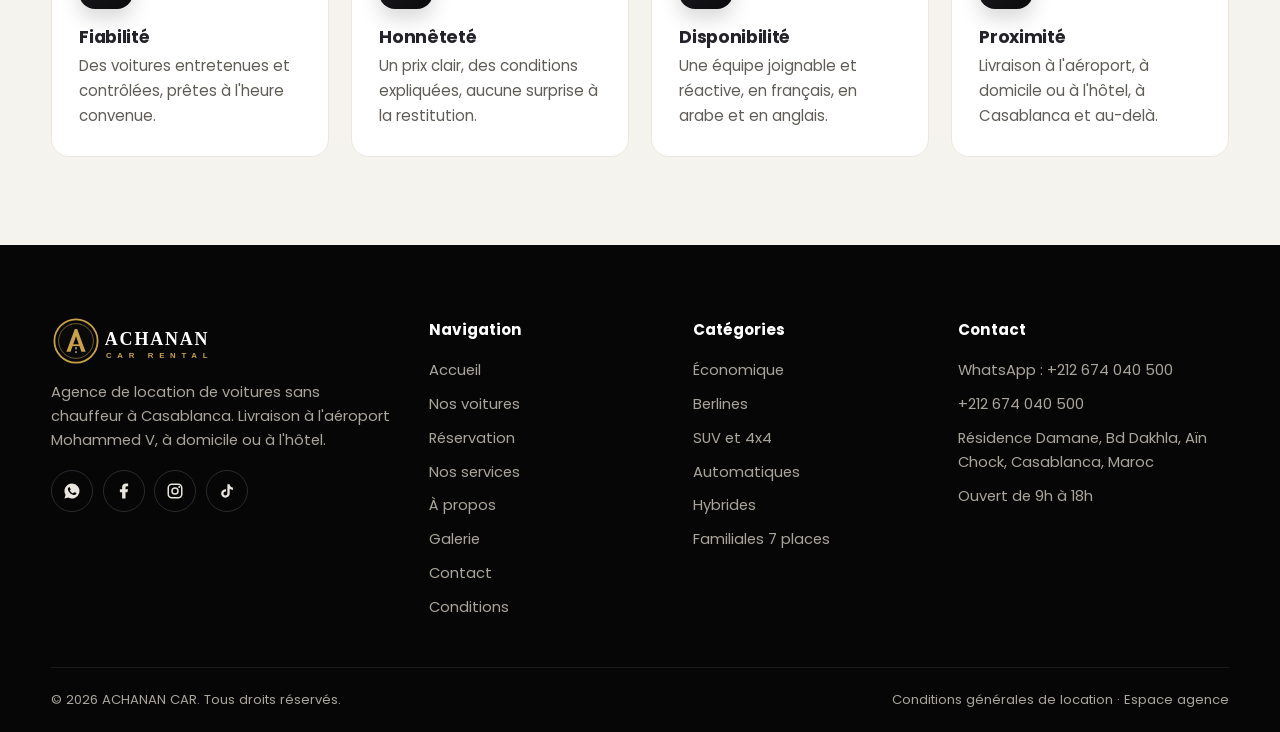
<file: a-propos.html>
<!DOCTYPE html>
<html lang="fr" dir="ltr" class="no-js">
<head>
<meta charset="utf-8">
<meta name="viewport" content="width=device-width, initial-scale=1">
<title data-i18n="meta.apropos.title">À propos d&#x27;ACHANAN CAR, agence de location à Casablanca</title>
<meta name="description" data-i18n-content="meta.apropos.desc" content="Découvrez ACHANAN CAR, agence de location de voitures à Aïn Chock, Casablanca : notre engagement, nos valeurs et notre façon de travailler.">
<meta name="keywords" content="location voiture Casablanca, location voiture aéroport Casablanca, location voiture aéroport Mohammed V, car rental Morocco, car rental Casablanca, location voiture Maroc, location voiture sans chauffeur Casablanca, كراء السيارات الدار البيضاء">
<link rel="canonical" href="https://achanancar.com/a-propos.html">
<meta name="robots" content="index, follow">
<meta name="theme-color" content="#0b0b0c">
<meta property="og:type" content="website">
<meta property="og:site_name" content="ACHANAN CAR">
<meta property="og:title" content="À propos d&#x27;ACHANAN CAR, agence de location à Casablanca">
<meta property="og:description" content="Découvrez ACHANAN CAR, agence de location de voitures à Aïn Chock, Casablanca : notre engagement, nos valeurs et notre façon de travailler.">
<meta property="og:url" content="https://achanancar.com/a-propos.html">
<meta property="og:image" content="https://achanancar.com/assets/img/og-image.png">
<meta property="og:locale" content="fr_MA">
<meta property="og:locale:alternate" content="ar_MA">
<meta property="og:locale:alternate" content="en_US">
<meta name="twitter:card" content="summary_large_image">
<link rel="icon" href="assets/img/favicon.svg" type="image/svg+xml">
<link rel="icon" href="assets/img/icon-192.png" type="image/png" sizes="192x192">
<link rel="apple-touch-icon" href="assets/img/icon-192.png">
<link rel="manifest" href="manifest.webmanifest">
<link rel="stylesheet" href="assets/css/style.css">
<script type="application/ld+json">{"@context": "https://schema.org", "@type": "AutoRental", "name": "ACHANAN CAR", "url": "https://achanancar.com/", "logo": "https://achanancar.com/assets/img/icon-512.png", "image": "https://achanancar.com/assets/img/og-image.png", "telephone": "+212674040500", "priceRange": "$$", "address": {"@type": "PostalAddress", "streetAddress": "Résidence Damane, Bd Dakhla, Aïn Chock", "addressLocality": "Casablanca", "addressCountry": "MA"}, "areaServed": ["Casablanca", "Aéroport Mohammed V", "Maroc"], "openingHoursSpecification": [{"@type": "OpeningHoursSpecification", "dayOfWeek": ["Monday", "Tuesday", "Wednesday", "Thursday", "Friday", "Saturday", "Sunday"], "opens": "09:00", "closes": "18:00"}], "hasMap": "https://www.google.com/maps/search/?api=1&query=Résidence+Damane,+Bd+Dakhla,+Aïn+Chock,+Casablanca", "knowsLanguage": ["fr", "ar", "en"]}</script>
</head>
<body data-page="apropos">
<a class="skip" href="#main">Aller au contenu</a>
<div class="topbar"><div class="container">
  <span><svg viewBox="0 0 24 24" aria-hidden="true"><path d="M12 2a10 10 0 1 0 0 20 10 10 0 0 0 0-20zm1 10.4 3.5 2.1-.8 1.3L11 13V7h2v5.4z"/></svg><span data-i18n="top.hours">Ouvert de 9h à 18h</span></span>
  <span class="hide-sm"><svg viewBox="0 0 24 24" aria-hidden="true"><path d="M21 16v-2l-8-5V3.5a1.5 1.5 0 0 0-3 0V9l-8 5v2l8-2.5V19l-2 1.5V22l3.5-1 3.5 1v-1.5L13 19v-5.5l8 2.5z"/></svg><span data-i18n="top.airport">Livraison à l'aéroport Mohammed V</span></span>
  <span><a href="tel:+212674040500" dir="ltr"><svg viewBox="0 0 24 24" aria-hidden="true"><path d="M6.6 10.8a15.1 15.1 0 0 0 6.6 6.6l2.2-2.2c.3-.3.7-.4 1-.2 1.1.4 2.3.6 3.6.6.6 0 1 .4 1 1V20c0 .6-.4 1-1 1A17 17 0 0 1 3 4c0-.6.4-1 1-1h3.5c.6 0 1 .4 1 1 0 1.3.2 2.5.6 3.6.1.3 0 .7-.2 1L6.6 10.8z"/></svg> +212 674 040 500</a></span>
</div></div>
<header class="site"><div class="container nav">
  <a class="brand" href="index.html" aria-label="ACHANAN CAR"><img src="assets/img/logo.svg" alt="ACHANAN CAR" width="190" height="46"></a>
  <ul class="menu" id="menu"><li><a href="index.html" data-i18n="nav.home">Accueil</a></li><li><a href="voitures.html" data-i18n="nav.cars">Nos voitures</a></li><li><a href="reservation.html" data-i18n="nav.booking">Réservation</a></li><li><a href="services.html" data-i18n="nav.services">Nos services</a></li><li><a href="a-propos.html" data-i18n="nav.about" class="active" aria-current="page">À propos</a></li><li><a href="galerie.html" data-i18n="nav.gallery">Galerie</a></li><li><a href="contact.html" data-i18n="nav.contact">Contact</a></li><li><a href="conditions.html" data-i18n="nav.terms">Conditions</a></li></ul>
  <div class="nav-actions">
    <div class="lang" role="group" aria-label="Langue / اللغة / Language">
      <button type="button" data-lang="fr" class="on" lang="fr">FR</button><button type="button" data-lang="ar" lang="ar">ع</button><button type="button" data-lang="en" lang="en">EN</button>
    </div>
    <a class="btn btn-gold btn-sm" href="reservation.html"><span data-i18n="btn.book">Réserver</span></a>
    <button class="burger" type="button" aria-controls="menu" aria-expanded="false" aria-label="Menu"><span></span></button>
  </div>
</div></header>
<main id="main">
<section class="page-head"><div class="container">
  <div class="crumbs"><a href="index.html" data-i18n="nav.home">Accueil</a> / <span data-i18n="nav.about">À propos</span></div>
  <h1 data-i18n="ab.h1">À propos d'ACHANAN CAR</h1><p data-i18n="ab.sub">Une agence de location de voitures à Casablanca, au service des voyageurs, des familles et des professionnels.</p>
</div></section>
<section><div class="container split">
  <div class="reveal"><h2 data-i18n="ab.story.title">Notre histoire</h2><p data-i18n="ab.story.p1">ACHANAN CAR est une agence de location de voitures basée à Aïn Chock, Casablanca. Notre mission : rendre la location de voiture au Maroc simple, rapide et fiable, de la réservation jusqu'à la restitution.</p><p data-i18n="ab.story.p2">Que vous arriviez à l'aéroport Mohammed V, que vous soyez en voyage d'affaires ou en vacances en famille, nous mettons à votre disposition une voiture adaptée, livrée là où vous en avez besoin.</p><a class="btn btn-dark" href="voitures.html"><span data-i18n="btn.seecars">Voir nos voitures</span></a></div>
  <div class="photo-stack reveal"><img class="p1" src="assets/photos/mercedes-classe-s-4.jpg" alt="Berline de location ACHANAN CAR" loading="lazy"><img class="p2" src="assets/photos/renault-arkana-2.jpg" alt="" loading="lazy"></div>
</div></section>
<section class="sec-dark"><div class="container">
  <div class="stats reveal"><div><b>6</b><span data-i18n="ab.k1">catégories de véhicules</span></div><div><b>3</b><span data-i18n="ab.k2">langues parlées</span></div><div><b dir="ltr">9h–18h</b><span data-i18n="ab.k3">ouverture de l'agence</span></div><div><b>CMN</b><span data-i18n="ab.k4">livraison aéroport</span></div></div>
</div></section>
<section class="sec-off"><div class="container"><div class="sec-head"><h2 data-i18n="ab.values.title">Nos engagements</h2></div><div class="grid g4"><div class="feature reveal"><div class="ico"><svg viewBox="0 0 24 24" aria-hidden="true"><path d="M12 2 4 5v6c0 5 3.4 9.7 8 11 4.6-1.3 8-6 8-11V5l-8-3zm-1.5 14.5-4-4 1.4-1.4 2.6 2.6 5.6-5.6 1.4 1.4-7 7z"/></svg></div><h3 data-i18n="ab.v1.t">Fiabilité</h3><p data-i18n="ab.v1.d">Des voitures entretenues et contrôlées, prêtes à l'heure convenue.</p></div><div class="feature reveal"><div class="ico"><svg viewBox="0 0 24 24" aria-hidden="true"><path d="M9 16.2 4.8 12l-1.4 1.4L9 19 21 7l-1.4-1.4z"/></svg></div><h3 data-i18n="ab.v2.t">Honnêteté</h3><p data-i18n="ab.v2.d">Un prix clair, des conditions expliquées, aucune surprise à la restitution.</p></div><div class="feature reveal"><div class="ico"><svg viewBox="0 0 24 24" aria-hidden="true"><path d="M12 2a9 9 0 0 0-9 9v7a3 3 0 0 0 3 3h3v-8H5v-2a7 7 0 0 1 14 0v2h-4v8h4v1h-6v2h6a2 2 0 0 0 2-2V11a9 9 0 0 0-9-9z"/></svg></div><h3 data-i18n="ab.v3.t">Disponibilité</h3><p data-i18n="ab.v3.d">Une équipe joignable et réactive, en français, en arabe et en anglais.</p></div><div class="feature reveal"><div class="ico"><svg viewBox="0 0 24 24" aria-hidden="true"><path d="M12 2a7 7 0 0 0-7 7c0 5.2 7 13 7 13s7-7.8 7-13a7 7 0 0 0-7-7zm0 9.5A2.5 2.5 0 1 1 12 6.5a2.5 2.5 0 0 1 0 5z"/></svg></div><h3 data-i18n="ab.v4.t">Proximité</h3><p data-i18n="ab.v4.d">Livraison à l'aéroport, à domicile ou à l'hôtel, à Casablanca et au-delà.</p></div></div></div></section>
</main>
<footer class="site"><div class="container">
  <div class="fgrid4">
    <div><img src="assets/img/logo.svg" alt="ACHANAN CAR" width="200" height="48"><p><span data-i18n="foot.about">Agence de location de voitures sans chauffeur à Casablanca. Livraison à l'aéroport Mohammed V, à domicile ou à l'hôtel.</span></p><div class="social" data-social></div></div>
    <div><h4 data-i18n="foot.links">Navigation</h4><ul><li><a href="index.html" data-i18n="nav.home">Accueil</a></li><li><a href="voitures.html" data-i18n="nav.cars">Nos voitures</a></li><li><a href="reservation.html" data-i18n="nav.booking">Réservation</a></li><li><a href="services.html" data-i18n="nav.services">Nos services</a></li><li><a href="a-propos.html" data-i18n="nav.about">À propos</a></li><li><a href="galerie.html" data-i18n="nav.gallery">Galerie</a></li><li><a href="contact.html" data-i18n="nav.contact">Contact</a></li><li><a href="conditions.html" data-i18n="nav.terms">Conditions</a></li></ul></div>
    <div><h4 data-i18n="foot.cats">Catégories</h4><ul><li><a href="voitures.html#eco" data-i18n="cat.eco">Économique</a></li><li><a href="voitures.html#berline" data-i18n="cat.berline">Berlines</a></li><li><a href="voitures.html#suv" data-i18n="cat.suv">SUV et 4x4</a></li><li><a href="voitures.html#auto" data-i18n="cat.auto">Automatiques</a></li><li><a href="voitures.html#hybrid" data-i18n="cat.hybrid">Hybrides</a></li><li><a href="voitures.html#family" data-i18n="cat.family">Familiales 7 places</a></li></ul></div>
    <div><h4 data-i18n="foot.contact">Contact</h4><ul>
      <li><a href="https://wa.me/212674040500" target="_blank" rel="noopener" data-wa dir="ltr">WhatsApp : +212 674 040 500</a></li>
      <li><a href="tel:+212674040500" dir="ltr">+212 674 040 500</a></li>
      <li data-email hidden></li>
      <li><span data-i18n="foot.addr">Résidence Damane, Bd Dakhla, Aïn Chock, Casablanca, Maroc</span></li>
      <li><span data-i18n="top.hours">Ouvert de 9h à 18h</span></li>
    </ul></div>
  </div>
  <div class="copy"><span>© <span id="year">2026</span> ACHANAN CAR. <span data-i18n="foot.rights">Tous droits réservés.</span></span><span><a href="conditions.html" data-i18n="tc.h1">Conditions générales de location</a> · <a href="admin.html" rel="nofollow" data-i18n="foot.admin">Espace agence</a></span></div>
</div></footer>
<a class="wa-float" href="https://wa.me/212674040500" target="_blank" rel="noopener" data-wa aria-label="Discuter sur WhatsApp" data-i18n-aria="wa.float"><svg viewBox="0 0 24 24" aria-hidden="true"><path d="M17.5 14.4c-.3-.1-1.8-.9-2-1-.3-.1-.5-.1-.7.1-.2.3-.8 1-.9 1.2-.2.2-.3.2-.6.1-.3-.1-1.2-.5-2.3-1.4-.9-.8-1.4-1.7-1.6-2-.2-.3 0-.5.1-.6l.4-.5.3-.5c.1-.2 0-.4 0-.5l-.9-2.2c-.2-.6-.5-.5-.7-.5h-.6c-.2 0-.5.1-.8.4-.3.3-1 1-1 2.4s1 2.8 1.2 3c.1.2 2 3.1 4.9 4.3.7.3 1.2.5 1.7.6.7.2 1.300.2 1.8.1.6-.1 1.8-.7 2-1.4.2-.7.2-1.3.2-1.4-.1-.1-.3-.2-.6-.3zM12 21.8c-1.8 0-3.5-.5-5-1.4l-.4-.2-3.7 1 1-3.6-.2-.4A9.8 9.8 0 1 1 12 21.8zM20.5 3.5A11.8 11.8 0 0 0 1.9 17.7L.2 24l6.4-1.7A11.8 11.8 0 0 0 24 12c0-3.2-1.2-6.2-3.5-8.5z"/></svg></a>
<script src="assets/js/config.js"></script>
<script src="assets/js/i18n.js"></script>
<script src="assets/js/cars.js"></script>
<script src="assets/js/main.js"></script>
</body>
</html>
</file>
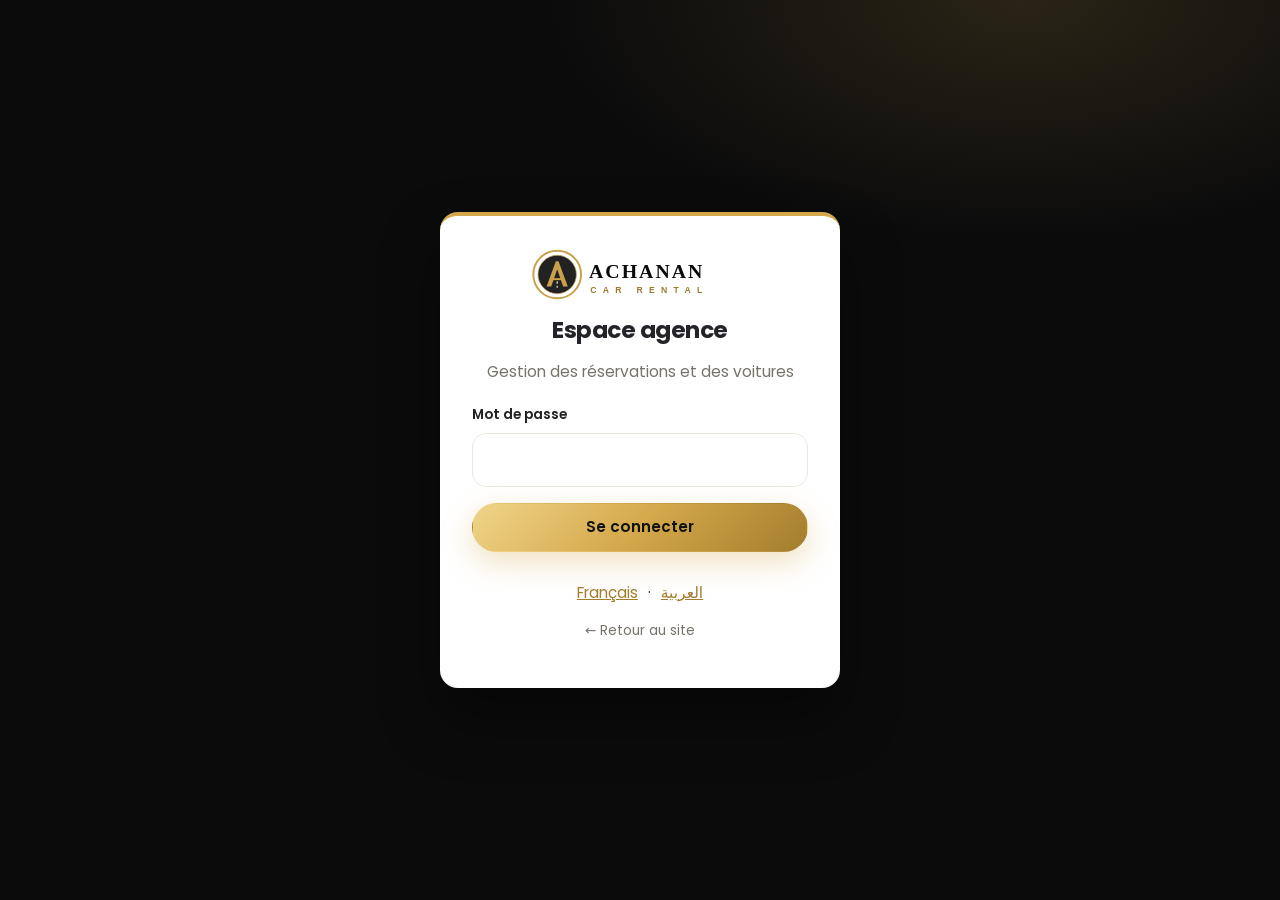
<file: admin.html>
<!DOCTYPE html>
<html lang="fr" dir="ltr">
<head>
<meta charset="utf-8">
<meta name="viewport" content="width=device-width, initial-scale=1">
<title>Espace agence | ACHANAN CAR</title>
<meta name="robots" content="noindex, nofollow">
<meta name="theme-color" content="#0b0b0c">
<link rel="icon" href="assets/img/favicon.svg" type="image/svg+xml">
<link rel="stylesheet" href="assets/css/style.css">
<link rel="stylesheet" href="assets/css/admin.css">
</head>
<body class="admin">

<!-- Connexion -->
<section id="login" class="login">
  <form id="login-form" class="login-card" novalidate>
    <img src="assets/img/logo-dark.svg" alt="ACHANAN CAR" width="220" height="53">
    <h1 data-t="login.title">Espace agence</h1>
    <p class="muted" data-t="login.sub">Gestion des réservations et des voitures</p>
    <label for="pw" data-t="login.pw">Mot de passe</label>
    <input id="pw" type="password" autocomplete="current-password" required>
    <button class="btn btn-gold btn-block" type="submit" data-t="login.go">Se connecter</button>
    <p class="form-msg" id="login-msg" role="alert"></p>
    <div class="lang-mini"><button type="button" data-lang="fr">Français</button> · <button type="button" data-lang="ar">العربية</button></div>
    <p class="muted small"><a href="index.html" data-t="back">← Retour au site</a></p>
  </form>
</section>

<!-- Application -->
<div id="app" hidden>
  <header class="ad-top">
    <div class="ad-top-in">
      <a href="index.html" class="ad-logo" target="_blank" rel="noopener"><img src="assets/img/logo.svg" alt="ACHANAN CAR" width="170" height="41"></a>
      <nav class="ad-tabs" role="tablist">
        <button type="button" role="tab" data-tab="dash" class="on" data-t="tab.dash">Tableau de bord</button>
        <button type="button" role="tab" data-tab="bookings"><span data-t="tab.bookings">Demandes</span> <span class="pill" id="new-count" hidden>0</span></button>
        <button type="button" role="tab" data-tab="cars" data-t="tab.cars">Voitures</button>
      </nav>
      <div class="ad-actions">
        <button type="button" class="icon-btn" id="refresh" data-t-title="refresh" title="Actualiser">⟳</button>
        <a class="icon-btn" id="sheet-link" href="#" target="_blank" rel="noopener" data-t-title="sheet" title="Ouvrir le Google Sheet">▦</a>
        <button type="button" class="icon-btn" id="lang-toggle">ع</button>
        <button type="button" class="icon-btn" id="logout" data-t-title="logout" title="Déconnexion">⏻</button>
      </div>
    </div>
  </header>

  <main class="ad-main">
    <!-- Tableau de bord -->
    <section id="tab-dash" class="tab-panel">
      <div class="kpis" id="kpis"></div>
      <div class="ad-grid2">
        <div class="panel"><h2 data-t="dash.moves">Départs et retours (aujourd'hui et demain)</h2><div id="moves"></div></div>
        <div class="panel"><h2 data-t="dash.latest">Dernières demandes à traiter</h2><div id="latest"></div></div>
      </div>
    </section>

    <!-- Demandes -->
    <section id="tab-bookings" class="tab-panel" hidden>
      <div class="toolbar">
        <div class="chips" id="status-filter"></div>
        <input type="search" id="search" data-t-ph="search" placeholder="Rechercher : nom, téléphone, référence, voiture…">
      </div>
      <div id="booking-list" class="list"></div>
    </section>

    <!-- Voitures -->
    <section id="tab-cars" class="tab-panel" hidden>
      <div class="toolbar">
        <h2 style="margin:0" data-t="cars.title">Flotte</h2>
        <button type="button" class="btn btn-gold btn-sm" id="add-car" data-t="cars.add">+ Ajouter une voiture</button>
      </div>
      <div id="car-list" class="ad-cars"></div>
    </section>
  </main>
</div>

<div class="modal" id="modal" hidden><div class="modal-box" role="dialog" aria-modal="true"><button type="button" class="modal-x" aria-label="Fermer">×</button><div id="modal-body"></div></div></div>
<div class="toast" id="toast" role="status" aria-live="polite"></div>

<script src="assets/js/config.js"></script>
<script src="assets/js/admin.js"></script>
</body>
</html>
</file>
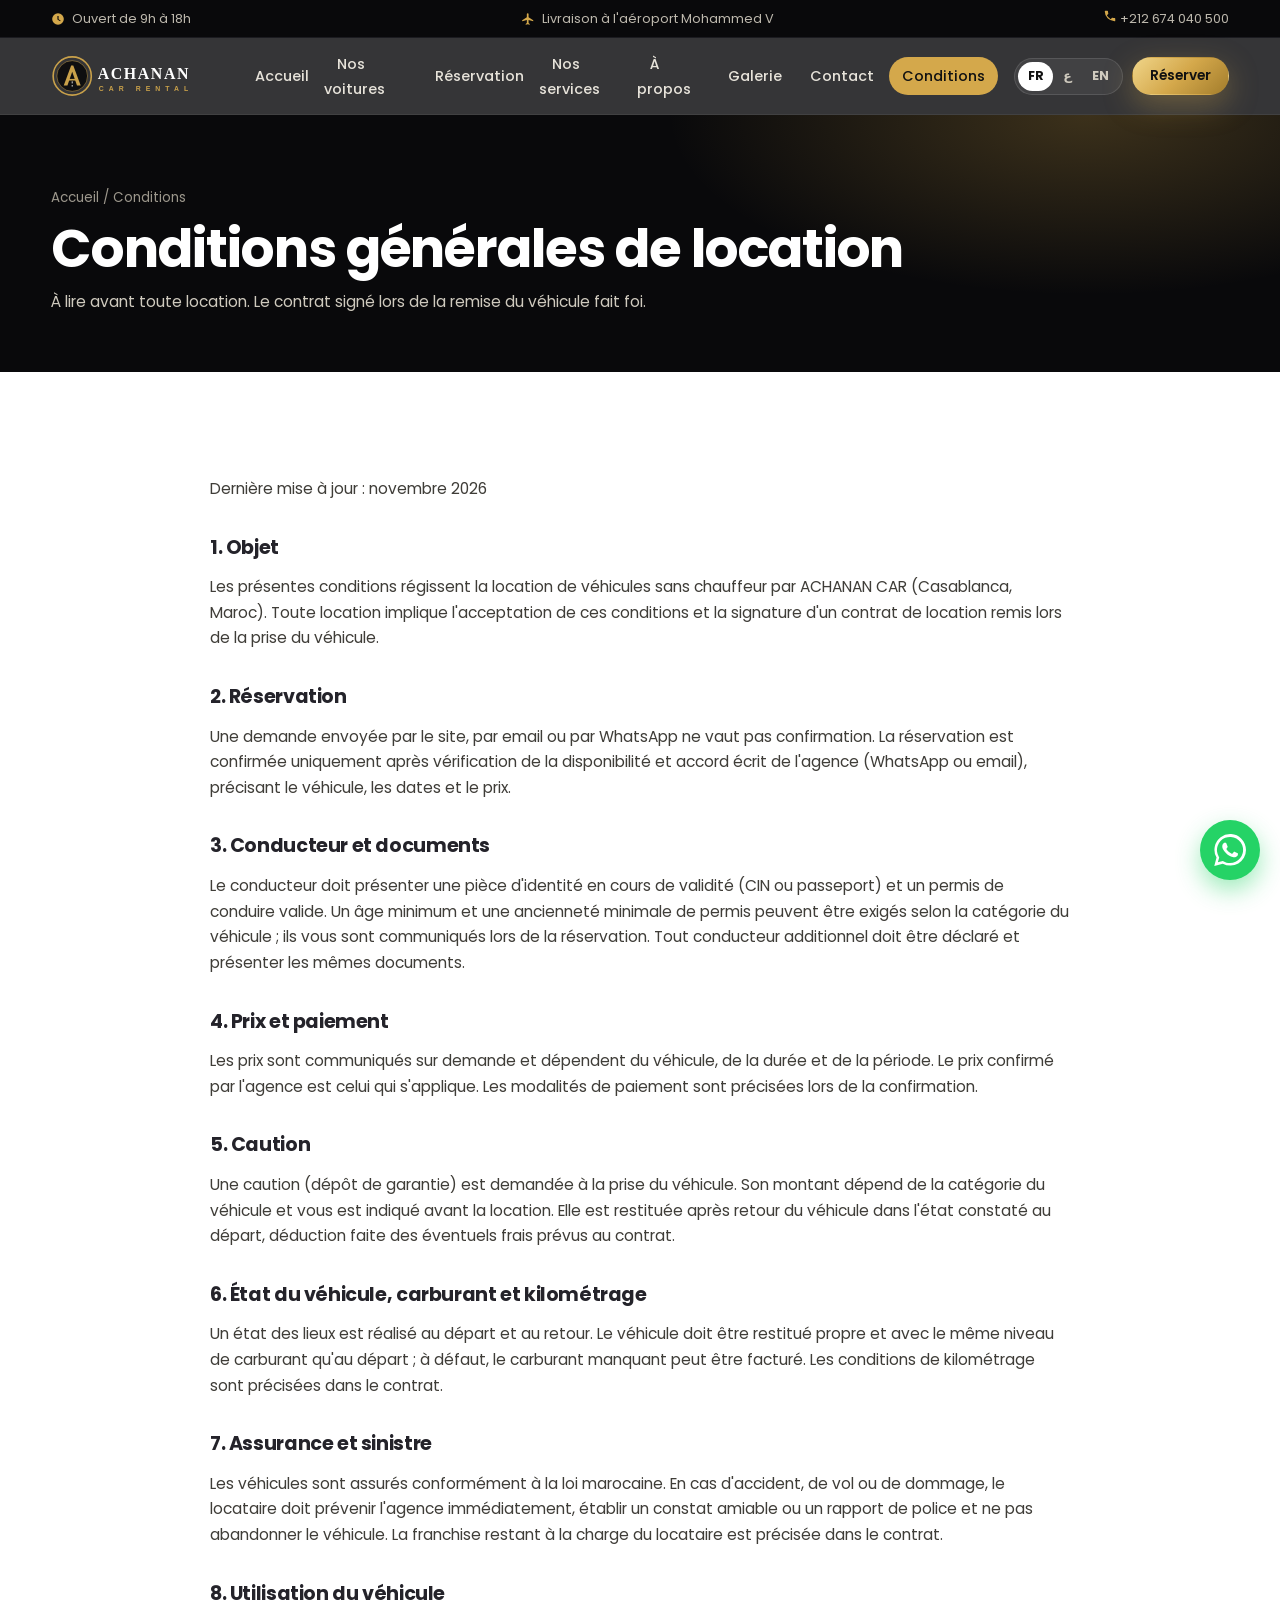
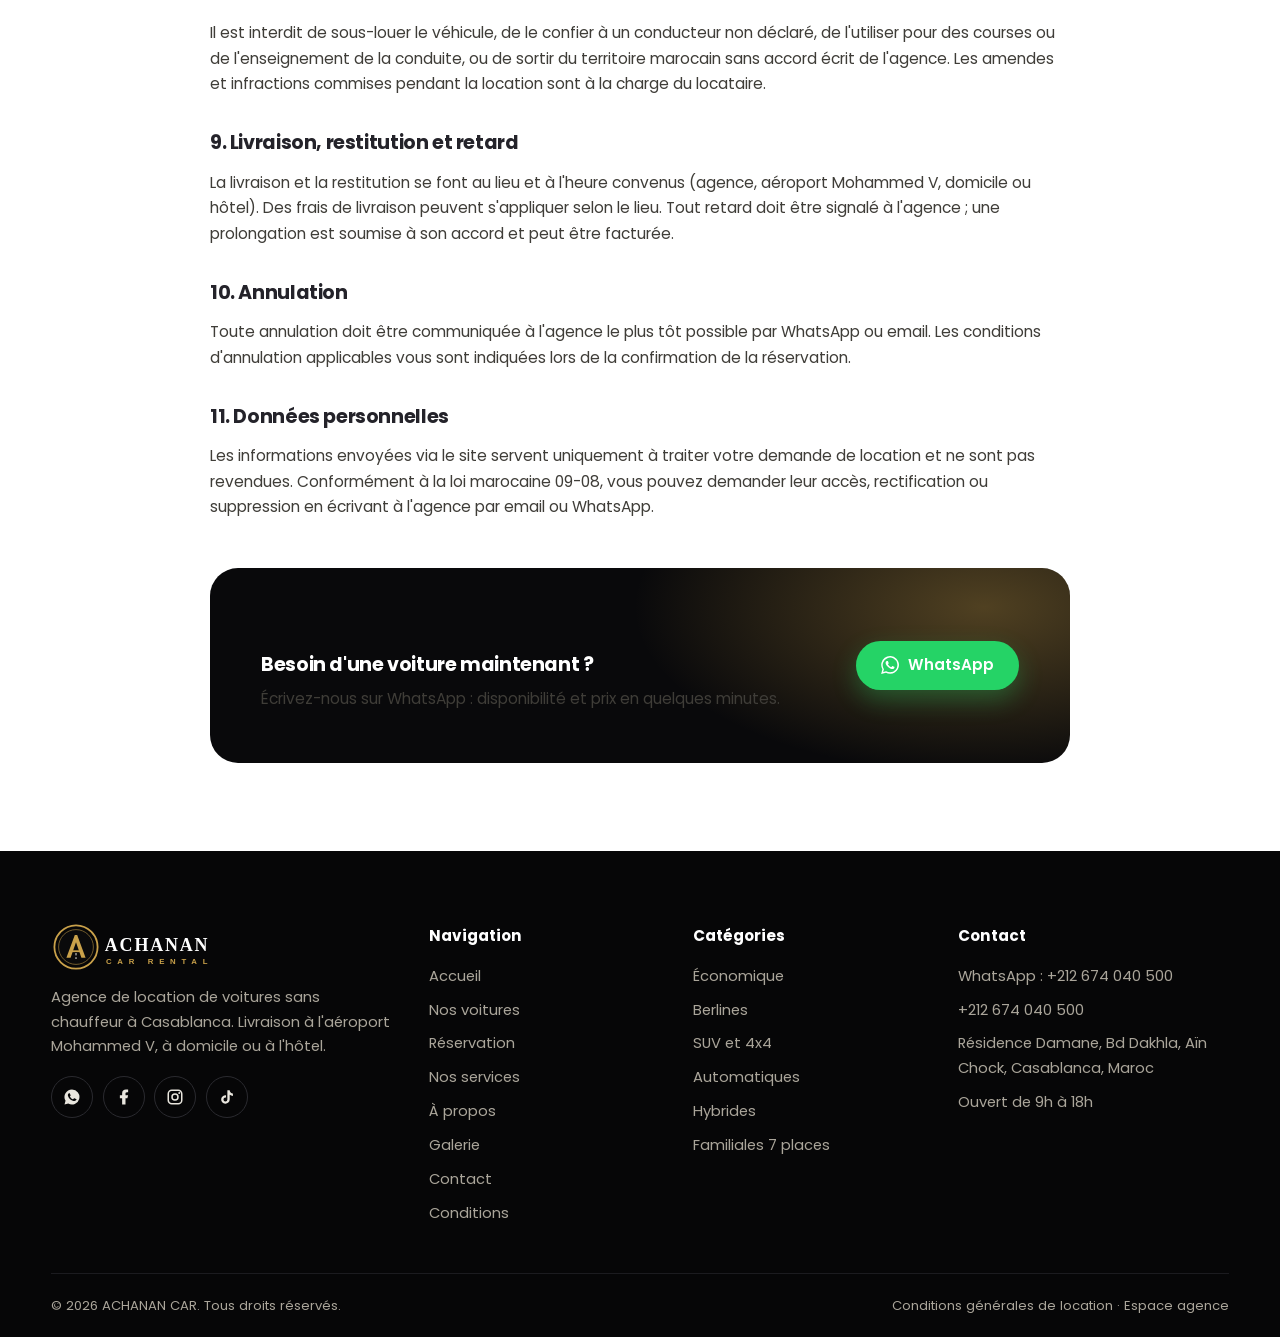
<file: conditions.html>
<!DOCTYPE html>
<html lang="fr" dir="ltr" class="no-js">
<head>
<meta charset="utf-8">
<meta name="viewport" content="width=device-width, initial-scale=1">
<title data-i18n="meta.conditions.title">Conditions générales de location | ACHANAN CAR</title>
<meta name="description" data-i18n-content="meta.conditions.desc" content="Conditions générales de location de voitures ACHANAN CAR : conducteur, documents, caution, carburant, assurance, restitution et annulation.">
<meta name="keywords" content="location voiture Casablanca, location voiture aéroport Casablanca, location voiture aéroport Mohammed V, car rental Morocco, car rental Casablanca, location voiture Maroc, location voiture sans chauffeur Casablanca, كراء السيارات الدار البيضاء">
<link rel="canonical" href="https://achanancar.com/conditions.html">
<meta name="robots" content="index, follow">
<meta name="theme-color" content="#0b0b0c">
<meta property="og:type" content="website">
<meta property="og:site_name" content="ACHANAN CAR">
<meta property="og:title" content="Conditions générales de location | ACHANAN CAR">
<meta property="og:description" content="Conditions générales de location de voitures ACHANAN CAR : conducteur, documents, caution, carburant, assurance, restitution et annulation.">
<meta property="og:url" content="https://achanancar.com/conditions.html">
<meta property="og:image" content="https://achanancar.com/assets/img/og-image.png">
<meta property="og:locale" content="fr_MA">
<meta property="og:locale:alternate" content="ar_MA">
<meta property="og:locale:alternate" content="en_US">
<meta name="twitter:card" content="summary_large_image">
<link rel="icon" href="assets/img/favicon.svg" type="image/svg+xml">
<link rel="icon" href="assets/img/icon-192.png" type="image/png" sizes="192x192">
<link rel="apple-touch-icon" href="assets/img/icon-192.png">
<link rel="manifest" href="manifest.webmanifest">
<link rel="stylesheet" href="assets/css/style.css">
<script type="application/ld+json">{"@context": "https://schema.org", "@type": "AutoRental", "name": "ACHANAN CAR", "url": "https://achanancar.com/", "logo": "https://achanancar.com/assets/img/icon-512.png", "image": "https://achanancar.com/assets/img/og-image.png", "telephone": "+212674040500", "priceRange": "$$", "address": {"@type": "PostalAddress", "streetAddress": "Résidence Damane, Bd Dakhla, Aïn Chock", "addressLocality": "Casablanca", "addressCountry": "MA"}, "areaServed": ["Casablanca", "Aéroport Mohammed V", "Maroc"], "openingHoursSpecification": [{"@type": "OpeningHoursSpecification", "dayOfWeek": ["Monday", "Tuesday", "Wednesday", "Thursday", "Friday", "Saturday", "Sunday"], "opens": "09:00", "closes": "18:00"}], "hasMap": "https://www.google.com/maps/search/?api=1&query=Résidence+Damane,+Bd+Dakhla,+Aïn+Chock,+Casablanca", "knowsLanguage": ["fr", "ar", "en"]}</script>
</head>
<body data-page="conditions">
<a class="skip" href="#main">Aller au contenu</a>
<div class="topbar"><div class="container">
  <span><svg viewBox="0 0 24 24" aria-hidden="true"><path d="M12 2a10 10 0 1 0 0 20 10 10 0 0 0 0-20zm1 10.4 3.5 2.1-.8 1.3L11 13V7h2v5.4z"/></svg><span data-i18n="top.hours">Ouvert de 9h à 18h</span></span>
  <span class="hide-sm"><svg viewBox="0 0 24 24" aria-hidden="true"><path d="M21 16v-2l-8-5V3.5a1.5 1.5 0 0 0-3 0V9l-8 5v2l8-2.5V19l-2 1.5V22l3.5-1 3.5 1v-1.5L13 19v-5.5l8 2.5z"/></svg><span data-i18n="top.airport">Livraison à l'aéroport Mohammed V</span></span>
  <span><a href="tel:+212674040500" dir="ltr"><svg viewBox="0 0 24 24" aria-hidden="true"><path d="M6.6 10.8a15.1 15.1 0 0 0 6.6 6.6l2.2-2.2c.3-.3.7-.4 1-.2 1.1.4 2.3.6 3.6.6.6 0 1 .4 1 1V20c0 .6-.4 1-1 1A17 17 0 0 1 3 4c0-.6.4-1 1-1h3.5c.6 0 1 .4 1 1 0 1.3.2 2.5.6 3.6.1.3 0 .7-.2 1L6.6 10.8z"/></svg> +212 674 040 500</a></span>
</div></div>
<header class="site"><div class="container nav">
  <a class="brand" href="index.html" aria-label="ACHANAN CAR"><img src="assets/img/logo.svg" alt="ACHANAN CAR" width="190" height="46"></a>
  <ul class="menu" id="menu"><li><a href="index.html" data-i18n="nav.home">Accueil</a></li><li><a href="voitures.html" data-i18n="nav.cars">Nos voitures</a></li><li><a href="reservation.html" data-i18n="nav.booking">Réservation</a></li><li><a href="services.html" data-i18n="nav.services">Nos services</a></li><li><a href="a-propos.html" data-i18n="nav.about">À propos</a></li><li><a href="galerie.html" data-i18n="nav.gallery">Galerie</a></li><li><a href="contact.html" data-i18n="nav.contact">Contact</a></li><li><a href="conditions.html" data-i18n="nav.terms" class="active" aria-current="page">Conditions</a></li></ul>
  <div class="nav-actions">
    <div class="lang" role="group" aria-label="Langue / اللغة / Language">
      <button type="button" data-lang="fr" class="on" lang="fr">FR</button><button type="button" data-lang="ar" lang="ar">ع</button><button type="button" data-lang="en" lang="en">EN</button>
    </div>
    <a class="btn btn-gold btn-sm" href="reservation.html"><span data-i18n="btn.book">Réserver</span></a>
    <button class="burger" type="button" aria-controls="menu" aria-expanded="false" aria-label="Menu"><span></span></button>
  </div>
</div></header>
<main id="main">
<section class="page-head"><div class="container">
  <div class="crumbs"><a href="index.html" data-i18n="nav.home">Accueil</a> / <span data-i18n="nav.terms">Conditions</span></div>
  <h1 data-i18n="tc.h1">Conditions générales de location</h1><p data-i18n="tc.sub">À lire avant toute location. Le contrat signé lors de la remise du véhicule fait foi.</p>
</div></section>
<section><div class="container prose"><p data-i18n="tc.updated">Dernière mise à jour : novembre 2026</p><h2 data-i18n="tc.t1.t">1. Objet</h2><p data-i18n="tc.t1.p">Les présentes conditions régissent la location de véhicules sans chauffeur par ACHANAN CAR (Casablanca, Maroc). Toute location implique l'acceptation de ces conditions et la signature d'un contrat de location remis lors de la prise du véhicule.</p><h2 data-i18n="tc.t2.t">2. Réservation</h2><p data-i18n="tc.t2.p">Une demande envoyée par le site, par email ou par WhatsApp ne vaut pas confirmation. La réservation est confirmée uniquement après vérification de la disponibilité et accord écrit de l'agence (WhatsApp ou email), précisant le véhicule, les dates et le prix.</p><h2 data-i18n="tc.t3.t">3. Conducteur et documents</h2><p data-i18n="tc.t3.p">Le conducteur doit présenter une pièce d'identité en cours de validité (CIN ou passeport) et un permis de conduire valide. Un âge minimum et une ancienneté minimale de permis peuvent être exigés selon la catégorie du véhicule ; ils vous sont communiqués lors de la réservation. Tout conducteur additionnel doit être déclaré et présenter les mêmes documents.</p><h2 data-i18n="tc.t4.t">4. Prix et paiement</h2><p data-i18n="tc.t4.p">Les prix sont communiqués sur demande et dépendent du véhicule, de la durée et de la période. Le prix confirmé par l'agence est celui qui s'applique. Les modalités de paiement sont précisées lors de la confirmation.</p><h2 data-i18n="tc.t5.t">5. Caution</h2><p data-i18n="tc.t5.p">Une caution (dépôt de garantie) est demandée à la prise du véhicule. Son montant dépend de la catégorie du véhicule et vous est indiqué avant la location. Elle est restituée après retour du véhicule dans l'état constaté au départ, déduction faite des éventuels frais prévus au contrat.</p><h2 data-i18n="tc.t6.t">6. État du véhicule, carburant et kilométrage</h2><p data-i18n="tc.t6.p">Un état des lieux est réalisé au départ et au retour. Le véhicule doit être restitué propre et avec le même niveau de carburant qu'au départ ; à défaut, le carburant manquant peut être facturé. Les conditions de kilométrage sont précisées dans le contrat.</p><h2 data-i18n="tc.t7.t">7. Assurance et sinistre</h2><p data-i18n="tc.t7.p">Les véhicules sont assurés conformément à la loi marocaine. En cas d'accident, de vol ou de dommage, le locataire doit prévenir l'agence immédiatement, établir un constat amiable ou un rapport de police et ne pas abandonner le véhicule. La franchise restant à la charge du locataire est précisée dans le contrat.</p><h2 data-i18n="tc.t8.t">8. Utilisation du véhicule</h2><p data-i18n="tc.t8.p">Il est interdit de sous-louer le véhicule, de le confier à un conducteur non déclaré, de l'utiliser pour des courses ou de l'enseignement de la conduite, ou de sortir du territoire marocain sans accord écrit de l'agence. Les amendes et infractions commises pendant la location sont à la charge du locataire.</p><h2 data-i18n="tc.t9.t">9. Livraison, restitution et retard</h2><p data-i18n="tc.t9.p">La livraison et la restitution se font au lieu et à l'heure convenus (agence, aéroport Mohammed V, domicile ou hôtel). Des frais de livraison peuvent s'appliquer selon le lieu. Tout retard doit être signalé à l'agence ; une prolongation est soumise à son accord et peut être facturée.</p><h2 data-i18n="tc.t10.t">10. Annulation</h2><p data-i18n="tc.t10.p">Toute annulation doit être communiquée à l'agence le plus tôt possible par WhatsApp ou email. Les conditions d'annulation applicables vous sont indiquées lors de la confirmation de la réservation.</p><h2 data-i18n="tc.t11.t">11. Données personnelles</h2><p data-i18n="tc.t11.p">Les informations envoyées via le site servent uniquement à traiter votre demande de location et ne sont pas revendues. Conformément à la loi marocaine 09-08, vous pouvez demander leur accès, rectification ou suppression en écrivant à l'agence par email ou WhatsApp.</p>
<div class="cta" style="margin-top:3rem"><div><h2 data-i18n="home.cta.title">Besoin d'une voiture maintenant ?</h2><p data-i18n="home.cta.text">Écrivez-nous sur WhatsApp : disponibilité et prix en quelques minutes.</p></div><a class="btn btn-wa" href="https://wa.me/212674040500" target="_blank" rel="noopener" data-wa><svg viewBox="0 0 24 24" aria-hidden="true"><path d="M17.5 14.4c-.3-.1-1.8-.9-2-1-.3-.1-.5-.1-.7.1-.2.3-.8 1-.9 1.2-.2.2-.3.2-.6.1-.3-.1-1.2-.5-2.3-1.4-.9-.8-1.4-1.7-1.6-2-.2-.3 0-.5.1-.6l.4-.5.3-.5c.1-.2 0-.4 0-.5l-.9-2.2c-.2-.6-.5-.5-.7-.5h-.6c-.2 0-.5.1-.8.4-.3.3-1 1-1 2.4s1 2.8 1.2 3c.1.2 2 3.1 4.9 4.3.7.3 1.2.5 1.7.6.7.2 1.300.2 1.8.1.6-.1 1.8-.7 2-1.4.2-.7.2-1.3.2-1.4-.1-.1-.3-.2-.6-.3zM12 21.8c-1.8 0-3.5-.5-5-1.4l-.4-.2-3.7 1 1-3.6-.2-.4A9.8 9.8 0 1 1 12 21.8zM20.5 3.5A11.8 11.8 0 0 0 1.9 17.7L.2 24l6.4-1.7A11.8 11.8 0 0 0 24 12c0-3.2-1.2-6.2-3.5-8.5z"/></svg><span data-i18n="btn.wa">WhatsApp</span></a></div></div></section>
</main>
<footer class="site"><div class="container">
  <div class="fgrid4">
    <div><img src="assets/img/logo.svg" alt="ACHANAN CAR" width="200" height="48"><p><span data-i18n="foot.about">Agence de location de voitures sans chauffeur à Casablanca. Livraison à l'aéroport Mohammed V, à domicile ou à l'hôtel.</span></p><div class="social" data-social></div></div>
    <div><h4 data-i18n="foot.links">Navigation</h4><ul><li><a href="index.html" data-i18n="nav.home">Accueil</a></li><li><a href="voitures.html" data-i18n="nav.cars">Nos voitures</a></li><li><a href="reservation.html" data-i18n="nav.booking">Réservation</a></li><li><a href="services.html" data-i18n="nav.services">Nos services</a></li><li><a href="a-propos.html" data-i18n="nav.about">À propos</a></li><li><a href="galerie.html" data-i18n="nav.gallery">Galerie</a></li><li><a href="contact.html" data-i18n="nav.contact">Contact</a></li><li><a href="conditions.html" data-i18n="nav.terms">Conditions</a></li></ul></div>
    <div><h4 data-i18n="foot.cats">Catégories</h4><ul><li><a href="voitures.html#eco" data-i18n="cat.eco">Économique</a></li><li><a href="voitures.html#berline" data-i18n="cat.berline">Berlines</a></li><li><a href="voitures.html#suv" data-i18n="cat.suv">SUV et 4x4</a></li><li><a href="voitures.html#auto" data-i18n="cat.auto">Automatiques</a></li><li><a href="voitures.html#hybrid" data-i18n="cat.hybrid">Hybrides</a></li><li><a href="voitures.html#family" data-i18n="cat.family">Familiales 7 places</a></li></ul></div>
    <div><h4 data-i18n="foot.contact">Contact</h4><ul>
      <li><a href="https://wa.me/212674040500" target="_blank" rel="noopener" data-wa dir="ltr">WhatsApp : +212 674 040 500</a></li>
      <li><a href="tel:+212674040500" dir="ltr">+212 674 040 500</a></li>
      <li data-email hidden></li>
      <li><span data-i18n="foot.addr">Résidence Damane, Bd Dakhla, Aïn Chock, Casablanca, Maroc</span></li>
      <li><span data-i18n="top.hours">Ouvert de 9h à 18h</span></li>
    </ul></div>
  </div>
  <div class="copy"><span>© <span id="year">2026</span> ACHANAN CAR. <span data-i18n="foot.rights">Tous droits réservés.</span></span><span><a href="conditions.html" data-i18n="tc.h1">Conditions générales de location</a> · <a href="admin.html" rel="nofollow" data-i18n="foot.admin">Espace agence</a></span></div>
</div></footer>
<a class="wa-float" href="https://wa.me/212674040500" target="_blank" rel="noopener" data-wa aria-label="Discuter sur WhatsApp" data-i18n-aria="wa.float"><svg viewBox="0 0 24 24" aria-hidden="true"><path d="M17.5 14.4c-.3-.1-1.8-.9-2-1-.3-.1-.5-.1-.7.1-.2.3-.8 1-.9 1.2-.2.2-.3.2-.6.1-.3-.1-1.2-.5-2.3-1.4-.9-.8-1.4-1.7-1.6-2-.2-.3 0-.5.1-.6l.4-.5.3-.5c.1-.2 0-.4 0-.5l-.9-2.2c-.2-.6-.5-.5-.7-.5h-.6c-.2 0-.5.1-.8.4-.3.3-1 1-1 2.4s1 2.8 1.2 3c.1.2 2 3.1 4.9 4.3.7.3 1.2.5 1.7.6.7.2 1.300.2 1.8.1.6-.1 1.8-.7 2-1.4.2-.7.2-1.3.2-1.4-.1-.1-.3-.2-.6-.3zM12 21.8c-1.8 0-3.5-.5-5-1.4l-.4-.2-3.7 1 1-3.6-.2-.4A9.8 9.8 0 1 1 12 21.8zM20.5 3.5A11.8 11.8 0 0 0 1.9 17.7L.2 24l6.4-1.7A11.8 11.8 0 0 0 24 12c0-3.2-1.2-6.2-3.5-8.5z"/></svg></a>
<script src="assets/js/config.js"></script>
<script src="assets/js/i18n.js"></script>
<script src="assets/js/cars.js"></script>
<script src="assets/js/main.js"></script>
</body>
</html>
</file>
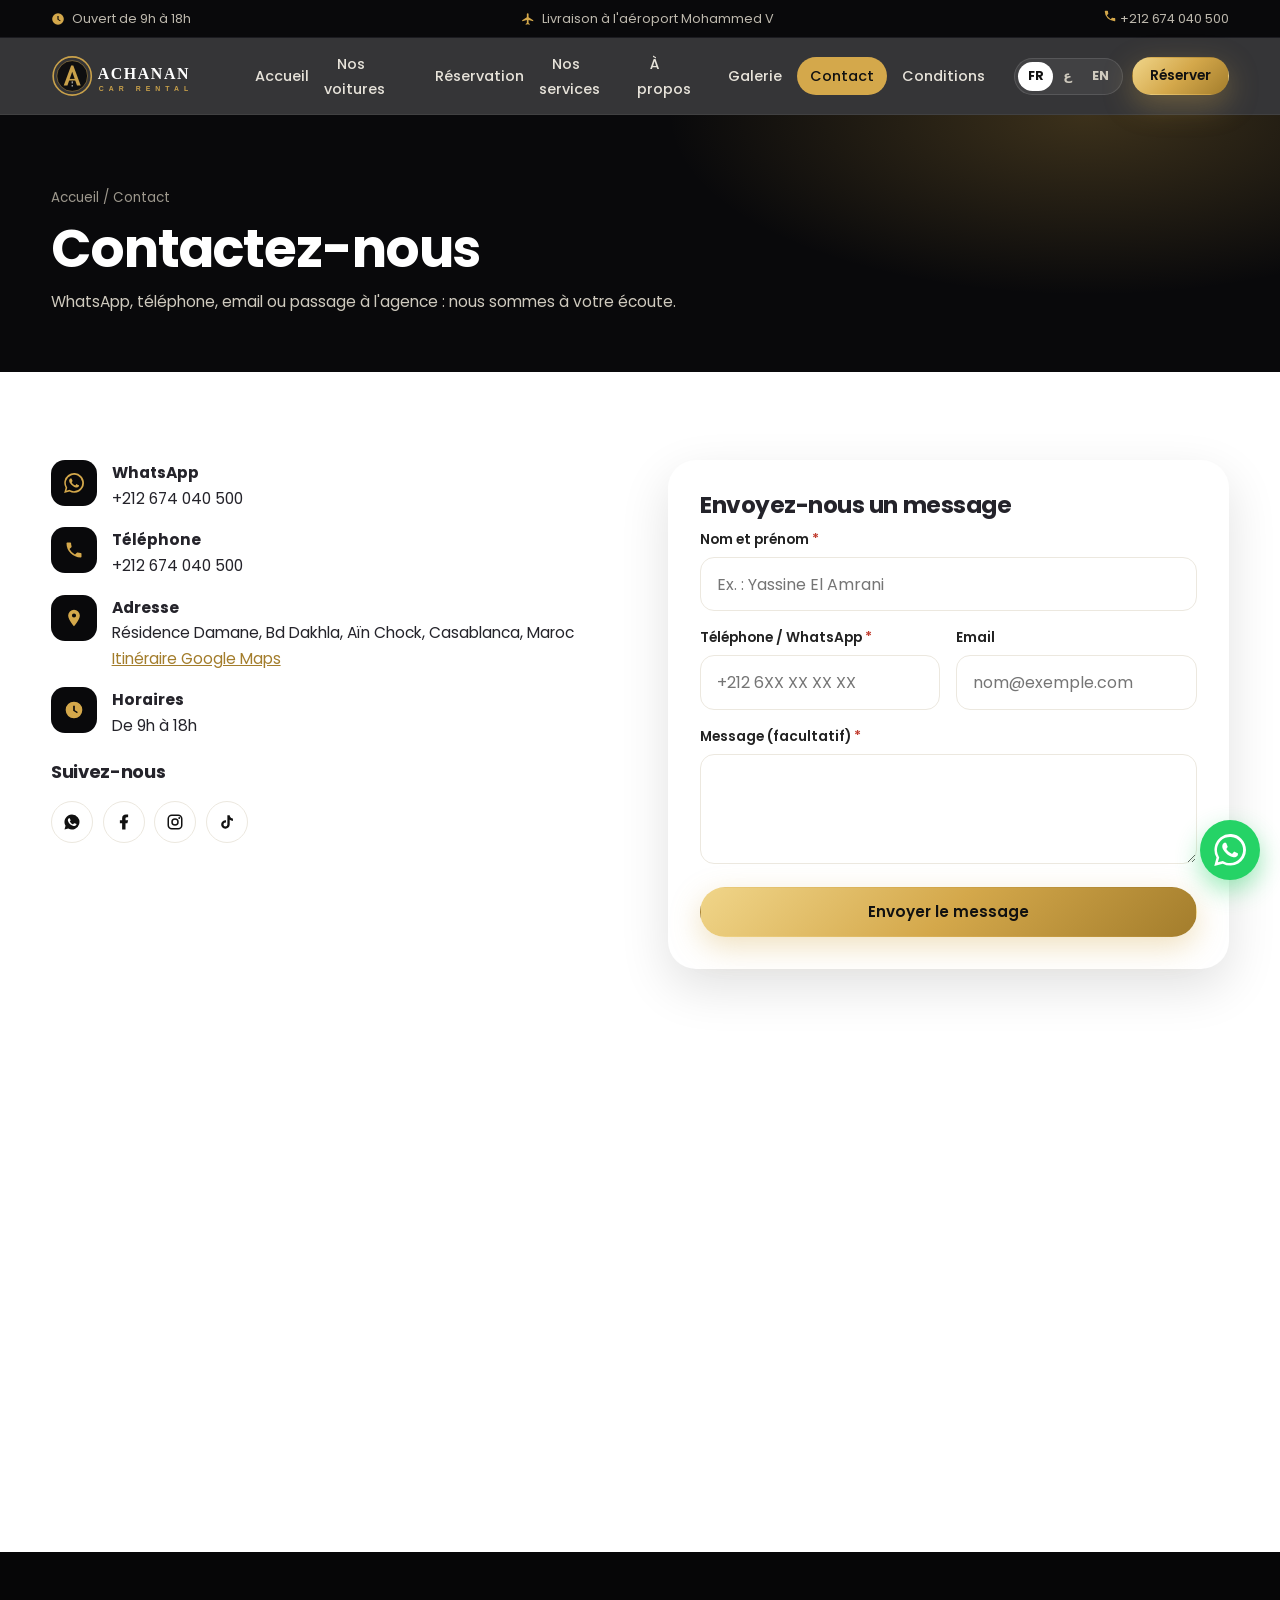
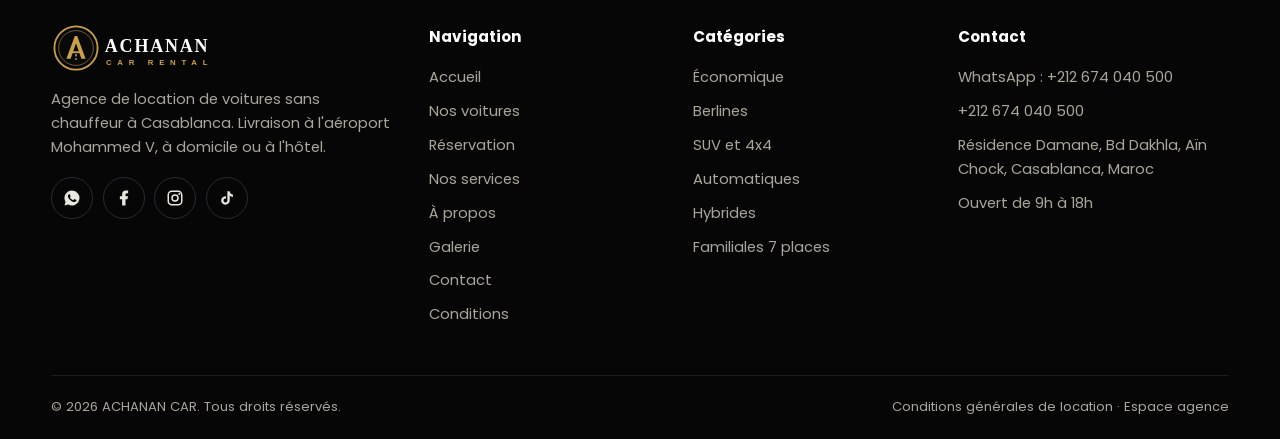
<file: contact.html>
<!DOCTYPE html>
<html lang="fr" dir="ltr" class="no-js">
<head>
<meta charset="utf-8">
<meta name="viewport" content="width=device-width, initial-scale=1">
<title data-i18n="meta.contact.title">Contact ACHANAN CAR — WhatsApp +212 674 040 500 | Casablanca</title>
<meta name="description" data-i18n-content="meta.contact.desc" content="Contactez ACHANAN CAR à Casablanca : WhatsApp +212 674 040 500, adresse Bd Dakhla, Aïn Chock. Ouvert de 9h à 18h.">
<meta name="keywords" content="location voiture Casablanca, location voiture aéroport Casablanca, location voiture aéroport Mohammed V, car rental Morocco, car rental Casablanca, location voiture Maroc, location voiture sans chauffeur Casablanca, كراء السيارات الدار البيضاء">
<link rel="canonical" href="https://achanancar.com/contact.html">
<meta name="robots" content="index, follow">
<meta name="theme-color" content="#0b0b0c">
<meta property="og:type" content="website">
<meta property="og:site_name" content="ACHANAN CAR">
<meta property="og:title" content="Contact ACHANAN CAR — WhatsApp +212 674 040 500 | Casablanca">
<meta property="og:description" content="Contactez ACHANAN CAR à Casablanca : WhatsApp +212 674 040 500, adresse Bd Dakhla, Aïn Chock. Ouvert de 9h à 18h.">
<meta property="og:url" content="https://achanancar.com/contact.html">
<meta property="og:image" content="https://achanancar.com/assets/img/og-image.png">
<meta property="og:locale" content="fr_MA">
<meta property="og:locale:alternate" content="ar_MA">
<meta property="og:locale:alternate" content="en_US">
<meta name="twitter:card" content="summary_large_image">
<link rel="icon" href="assets/img/favicon.svg" type="image/svg+xml">
<link rel="icon" href="assets/img/icon-192.png" type="image/png" sizes="192x192">
<link rel="apple-touch-icon" href="assets/img/icon-192.png">
<link rel="manifest" href="manifest.webmanifest">
<link rel="stylesheet" href="assets/css/style.css">
<script type="application/ld+json">{"@context": "https://schema.org", "@type": "AutoRental", "name": "ACHANAN CAR", "url": "https://achanancar.com/", "logo": "https://achanancar.com/assets/img/icon-512.png", "image": "https://achanancar.com/assets/img/og-image.png", "telephone": "+212674040500", "priceRange": "$$", "address": {"@type": "PostalAddress", "streetAddress": "Résidence Damane, Bd Dakhla, Aïn Chock", "addressLocality": "Casablanca", "addressCountry": "MA"}, "areaServed": ["Casablanca", "Aéroport Mohammed V", "Maroc"], "openingHoursSpecification": [{"@type": "OpeningHoursSpecification", "dayOfWeek": ["Monday", "Tuesday", "Wednesday", "Thursday", "Friday", "Saturday", "Sunday"], "opens": "09:00", "closes": "18:00"}], "hasMap": "https://www.google.com/maps/search/?api=1&query=Résidence+Damane,+Bd+Dakhla,+Aïn+Chock,+Casablanca", "knowsLanguage": ["fr", "ar", "en"]}</script>
</head>
<body data-page="contact">
<a class="skip" href="#main">Aller au contenu</a>
<div class="topbar"><div class="container">
  <span><svg viewBox="0 0 24 24" aria-hidden="true"><path d="M12 2a10 10 0 1 0 0 20 10 10 0 0 0 0-20zm1 10.4 3.5 2.1-.8 1.3L11 13V7h2v5.4z"/></svg><span data-i18n="top.hours">Ouvert de 9h à 18h</span></span>
  <span class="hide-sm"><svg viewBox="0 0 24 24" aria-hidden="true"><path d="M21 16v-2l-8-5V3.5a1.5 1.5 0 0 0-3 0V9l-8 5v2l8-2.5V19l-2 1.5V22l3.5-1 3.5 1v-1.5L13 19v-5.5l8 2.5z"/></svg><span data-i18n="top.airport">Livraison à l'aéroport Mohammed V</span></span>
  <span><a href="tel:+212674040500" dir="ltr"><svg viewBox="0 0 24 24" aria-hidden="true"><path d="M6.6 10.8a15.1 15.1 0 0 0 6.6 6.6l2.2-2.2c.3-.3.7-.4 1-.2 1.1.4 2.3.6 3.6.6.6 0 1 .4 1 1V20c0 .6-.4 1-1 1A17 17 0 0 1 3 4c0-.6.4-1 1-1h3.5c.6 0 1 .4 1 1 0 1.3.2 2.5.6 3.6.1.3 0 .7-.2 1L6.6 10.8z"/></svg> +212 674 040 500</a></span>
</div></div>
<header class="site"><div class="container nav">
  <a class="brand" href="index.html" aria-label="ACHANAN CAR"><img src="assets/img/logo.svg" alt="ACHANAN CAR" width="190" height="46"></a>
  <ul class="menu" id="menu"><li><a href="index.html" data-i18n="nav.home">Accueil</a></li><li><a href="voitures.html" data-i18n="nav.cars">Nos voitures</a></li><li><a href="reservation.html" data-i18n="nav.booking">Réservation</a></li><li><a href="services.html" data-i18n="nav.services">Nos services</a></li><li><a href="a-propos.html" data-i18n="nav.about">À propos</a></li><li><a href="galerie.html" data-i18n="nav.gallery">Galerie</a></li><li><a href="contact.html" data-i18n="nav.contact" class="active" aria-current="page">Contact</a></li><li><a href="conditions.html" data-i18n="nav.terms">Conditions</a></li></ul>
  <div class="nav-actions">
    <div class="lang" role="group" aria-label="Langue / اللغة / Language">
      <button type="button" data-lang="fr" class="on" lang="fr">FR</button><button type="button" data-lang="ar" lang="ar">ع</button><button type="button" data-lang="en" lang="en">EN</button>
    </div>
    <a class="btn btn-gold btn-sm" href="reservation.html"><span data-i18n="btn.book">Réserver</span></a>
    <button class="burger" type="button" aria-controls="menu" aria-expanded="false" aria-label="Menu"><span></span></button>
  </div>
</div></header>
<main id="main">
<section class="page-head"><div class="container">
  <div class="crumbs"><a href="index.html" data-i18n="nav.home">Accueil</a> / <span data-i18n="nav.contact">Contact</span></div>
  <h1 data-i18n="ct.h1">Contactez-nous</h1><p data-i18n="ct.sub">WhatsApp, téléphone, email ou passage à l'agence : nous sommes à votre écoute.</p>
</div></section>
<section><div class="container split" style="align-items:start">
  <div>
    <ul class="info-list">
      <li><span class="ico"><svg viewBox="0 0 24 24" aria-hidden="true"><path d="M17.5 14.4c-.3-.1-1.8-.9-2-1-.3-.1-.5-.1-.7.1-.2.3-.8 1-.9 1.2-.2.2-.3.2-.6.1-.3-.1-1.2-.5-2.3-1.4-.9-.8-1.4-1.7-1.6-2-.2-.3 0-.5.1-.6l.4-.5.3-.5c.1-.2 0-.4 0-.5l-.9-2.2c-.2-.6-.5-.5-.7-.5h-.6c-.2 0-.5.1-.8.4-.3.3-1 1-1 2.4s1 2.8 1.2 3c.1.2 2 3.1 4.9 4.3.7.3 1.2.5 1.7.6.7.2 1.300.2 1.8.1.6-.1 1.8-.7 2-1.4.2-.7.2-1.3.2-1.4-.1-.1-.3-.2-.6-.3zM12 21.8c-1.8 0-3.5-.5-5-1.4l-.4-.2-3.7 1 1-3.6-.2-.4A9.8 9.8 0 1 1 12 21.8zM20.5 3.5A11.8 11.8 0 0 0 1.9 17.7L.2 24l6.4-1.7A11.8 11.8 0 0 0 24 12c0-3.2-1.2-6.2-3.5-8.5z"/></svg></span><div><b data-i18n="ct.wa">WhatsApp</b><a href="https://wa.me/212674040500" target="_blank" rel="noopener" data-wa dir="ltr">+212 674 040 500</a></div></li>
      <li><span class="ico"><svg viewBox="0 0 24 24" aria-hidden="true"><path d="M6.6 10.8a15.1 15.1 0 0 0 6.6 6.6l2.2-2.2c.3-.3.7-.4 1-.2 1.1.4 2.3.6 3.6.6.6 0 1 .4 1 1V20c0 .6-.4 1-1 1A17 17 0 0 1 3 4c0-.6.4-1 1-1h3.5c.6 0 1 .4 1 1 0 1.3.2 2.5.6 3.6.1.3 0 .7-.2 1L6.6 10.8z"/></svg></span><div><b data-i18n="ct.phone">Téléphone</b><a href="tel:+212674040500" dir="ltr">+212 674 040 500</a></div></li>
      <li data-email-row hidden><span class="ico"><svg viewBox="0 0 24 24" aria-hidden="true"><path d="M20 4H4a2 2 0 0 0-2 2v12a2 2 0 0 0 2 2h16a2 2 0 0 0 2-2V6a2 2 0 0 0-2-2zm0 4-8 5-8-5V6l8 5 8-5v2z"/></svg></span><div><b data-i18n="ct.email">Email</b><span data-email-inline></span></div></li>
      <li><span class="ico"><svg viewBox="0 0 24 24" aria-hidden="true"><path d="M12 2a7 7 0 0 0-7 7c0 5.2 7 13 7 13s7-7.8 7-13a7 7 0 0 0-7-7zm0 9.5A2.5 2.5 0 1 1 12 6.5a2.5 2.5 0 0 1 0 5z"/></svg></span><div><b data-i18n="ct.addr">Adresse</b><span data-i18n="foot.addr">Résidence Damane, Bd Dakhla, Aïn Chock, Casablanca, Maroc</span><br><a style="color:var(--gold-dark);text-decoration:underline" href="https://www.google.com/maps/search/?api=1&amp;query=Résidence+Damane,+Bd+Dakhla,+Aïn+Chock,+Casablanca" target="_blank" rel="noopener"><span data-i18n="ct.map">Itinéraire Google Maps</span></a></div></li>
      <li><span class="ico"><svg viewBox="0 0 24 24" aria-hidden="true"><path d="M12 2a10 10 0 1 0 0 20 10 10 0 0 0 0-20zm1 10.4 3.5 2.1-.8 1.3L11 13V7h2v5.4z"/></svg></span><div><b data-i18n="ct.hours">Horaires</b><span data-i18n="ct.hours.v">De 9h à 18h</span></div></li>
    </ul>
    <div style="margin-top:1.5rem"><h3 data-i18n="ct.follow">Suivez-nous</h3><div class="social social-light" data-social></div></div>
  </div>
  <div class="form-card">
    <h2 data-i18n="ct.form.title">Envoyez-nous un message</h2>
    <form id="contact" novalidate>
      <div class="fgrid">
        <div class="full"><label for="c-name"><span data-i18n="f.name">Nom et prénom</span> <span class="req">*</span></label><input id="c-name" name="name" autocomplete="name" required data-i18n-ph="f.name.ph" placeholder="Ex. : Yassine El Amrani"></div>
        <div><label for="c-phone"><span data-i18n="f.phone">Téléphone / WhatsApp</span> <span class="req">*</span></label><input id="c-phone" name="phone" type="tel" autocomplete="tel" required placeholder="+212 6XX XX XX XX" dir="ltr"></div>
        <div><label for="c-email"><span data-i18n="f.email">Email</span></label><input id="c-email" name="email" type="email" autocomplete="email" placeholder="nom@exemple.com" dir="ltr"></div>
        <div class="full"><label for="c-msg"><span data-i18n="f.msg">Message (facultatif)</span> <span class="req">*</span></label><textarea id="c-msg" name="message" required></textarea></div>
        <div class="full hp" aria-hidden="true"><label for="c-hp">Ne pas remplir</label><input id="c-hp" name="botcheck" tabindex="-1" autocomplete="off"></div>
        <div class="full"><button class="btn btn-gold btn-block" type="submit" id="c-submit"><span data-i18n="ct.send">Envoyer le message</span></button></div>
      </div>
    </form>
    <div class="alert" id="c-alert" role="status" aria-live="polite"></div>
  </div>
</div></section>
<section style="padding-top:0"><div class="container">
  <iframe class="map" title="ACHANAN CAR — Google Maps" loading="lazy" referrerpolicy="no-referrer-when-downgrade" src="https://maps.google.com/maps?q=Résidence+Damane,+Bd+Dakhla,+Aïn+Chock,+Casablanca&amp;z=16&amp;output=embed" allowfullscreen></iframe>
</div></section>
</main>
<footer class="site"><div class="container">
  <div class="fgrid4">
    <div><img src="assets/img/logo.svg" alt="ACHANAN CAR" width="200" height="48"><p><span data-i18n="foot.about">Agence de location de voitures sans chauffeur à Casablanca. Livraison à l'aéroport Mohammed V, à domicile ou à l'hôtel.</span></p><div class="social" data-social></div></div>
    <div><h4 data-i18n="foot.links">Navigation</h4><ul><li><a href="index.html" data-i18n="nav.home">Accueil</a></li><li><a href="voitures.html" data-i18n="nav.cars">Nos voitures</a></li><li><a href="reservation.html" data-i18n="nav.booking">Réservation</a></li><li><a href="services.html" data-i18n="nav.services">Nos services</a></li><li><a href="a-propos.html" data-i18n="nav.about">À propos</a></li><li><a href="galerie.html" data-i18n="nav.gallery">Galerie</a></li><li><a href="contact.html" data-i18n="nav.contact">Contact</a></li><li><a href="conditions.html" data-i18n="nav.terms">Conditions</a></li></ul></div>
    <div><h4 data-i18n="foot.cats">Catégories</h4><ul><li><a href="voitures.html#eco" data-i18n="cat.eco">Économique</a></li><li><a href="voitures.html#berline" data-i18n="cat.berline">Berlines</a></li><li><a href="voitures.html#suv" data-i18n="cat.suv">SUV et 4x4</a></li><li><a href="voitures.html#auto" data-i18n="cat.auto">Automatiques</a></li><li><a href="voitures.html#hybrid" data-i18n="cat.hybrid">Hybrides</a></li><li><a href="voitures.html#family" data-i18n="cat.family">Familiales 7 places</a></li></ul></div>
    <div><h4 data-i18n="foot.contact">Contact</h4><ul>
      <li><a href="https://wa.me/212674040500" target="_blank" rel="noopener" data-wa dir="ltr">WhatsApp : +212 674 040 500</a></li>
      <li><a href="tel:+212674040500" dir="ltr">+212 674 040 500</a></li>
      <li data-email hidden></li>
      <li><span data-i18n="foot.addr">Résidence Damane, Bd Dakhla, Aïn Chock, Casablanca, Maroc</span></li>
      <li><span data-i18n="top.hours">Ouvert de 9h à 18h</span></li>
    </ul></div>
  </div>
  <div class="copy"><span>© <span id="year">2026</span> ACHANAN CAR. <span data-i18n="foot.rights">Tous droits réservés.</span></span><span><a href="conditions.html" data-i18n="tc.h1">Conditions générales de location</a> · <a href="admin.html" rel="nofollow" data-i18n="foot.admin">Espace agence</a></span></div>
</div></footer>
<a class="wa-float" href="https://wa.me/212674040500" target="_blank" rel="noopener" data-wa aria-label="Discuter sur WhatsApp" data-i18n-aria="wa.float"><svg viewBox="0 0 24 24" aria-hidden="true"><path d="M17.5 14.4c-.3-.1-1.8-.9-2-1-.3-.1-.5-.1-.7.1-.2.3-.8 1-.9 1.2-.2.2-.3.2-.6.1-.3-.1-1.2-.5-2.3-1.4-.9-.8-1.4-1.7-1.6-2-.2-.3 0-.5.1-.6l.4-.5.3-.5c.1-.2 0-.4 0-.5l-.9-2.2c-.2-.6-.5-.5-.7-.5h-.6c-.2 0-.5.1-.8.4-.3.3-1 1-1 2.4s1 2.8 1.2 3c.1.2 2 3.1 4.9 4.3.7.3 1.2.5 1.7.6.7.2 1.300.2 1.8.1.6-.1 1.8-.7 2-1.4.2-.7.2-1.3.2-1.4-.1-.1-.3-.2-.6-.3zM12 21.8c-1.8 0-3.5-.5-5-1.4l-.4-.2-3.7 1 1-3.6-.2-.4A9.8 9.8 0 1 1 12 21.8zM20.5 3.5A11.8 11.8 0 0 0 1.9 17.7L.2 24l6.4-1.7A11.8 11.8 0 0 0 24 12c0-3.2-1.2-6.2-3.5-8.5z"/></svg></a>
<script src="assets/js/config.js"></script>
<script src="assets/js/i18n.js"></script>
<script src="assets/js/cars.js"></script>
<script src="assets/js/main.js"></script>
</body>
</html>
</file>
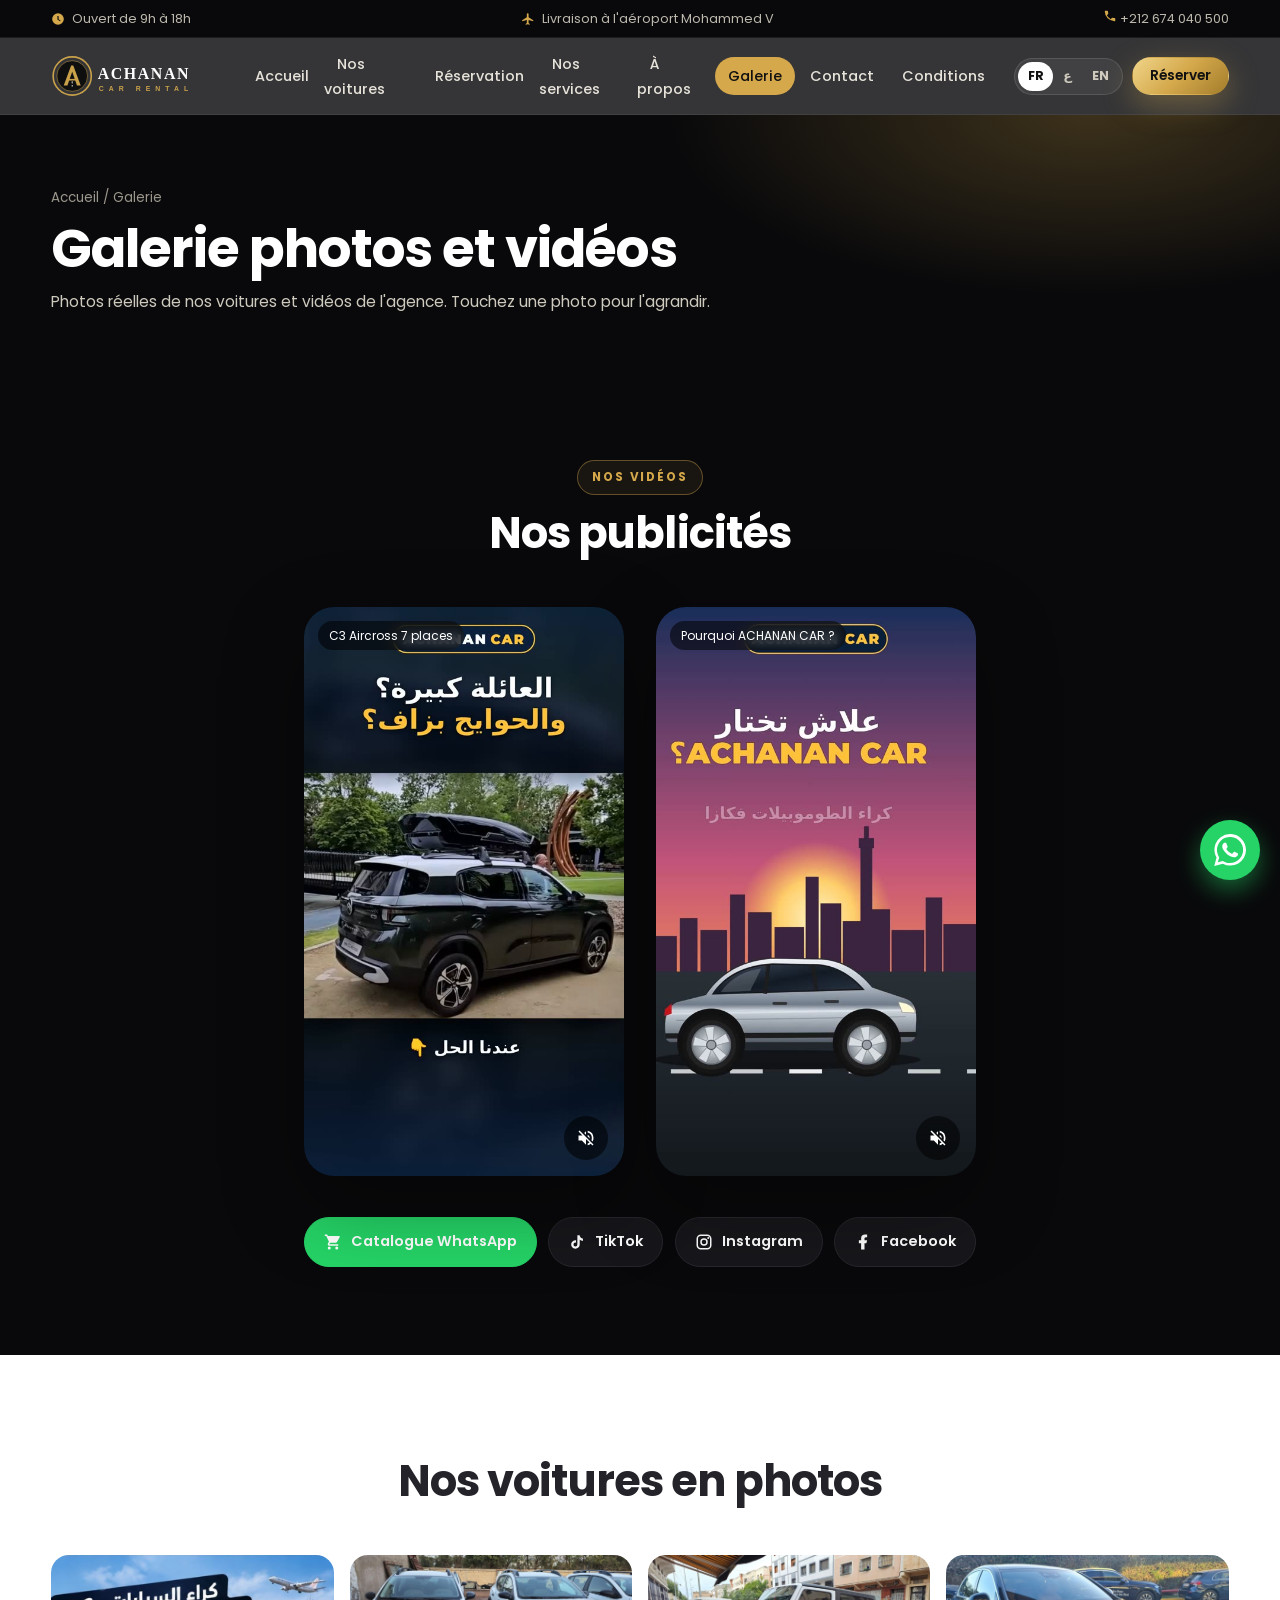
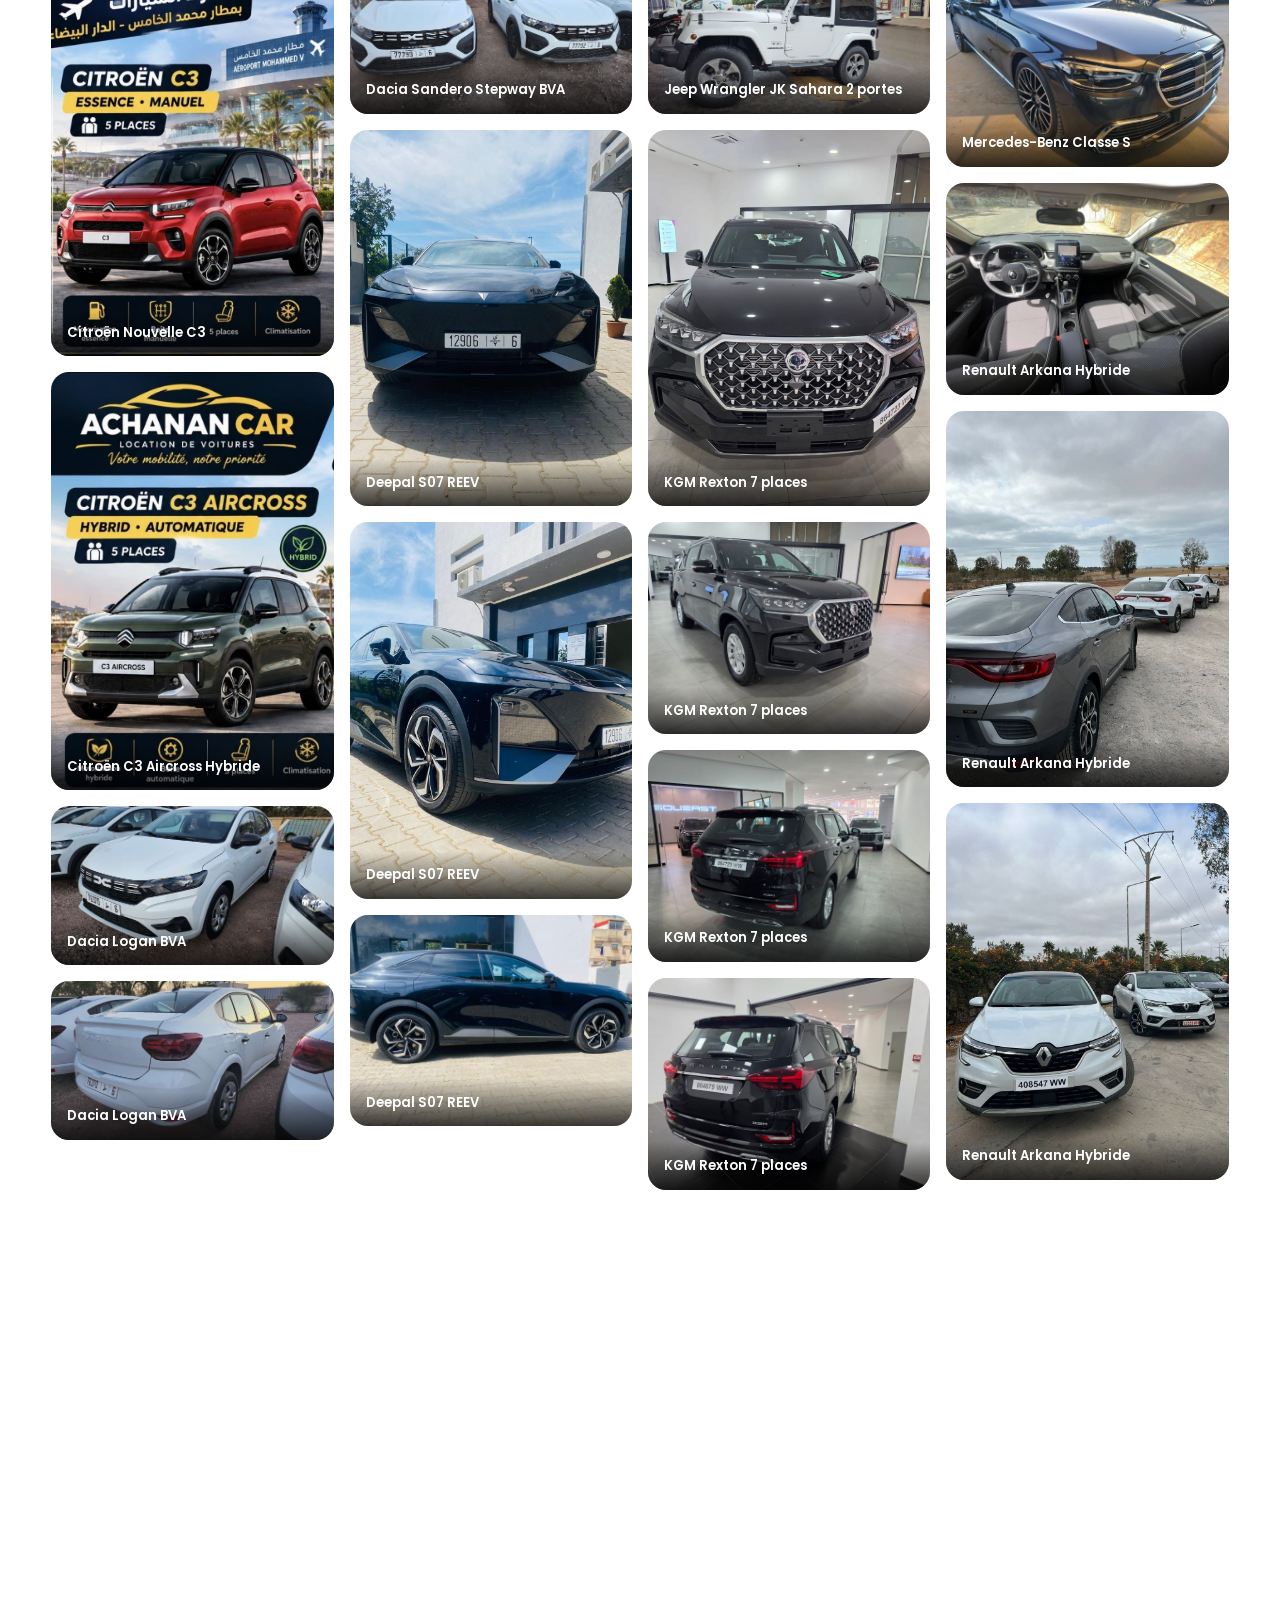
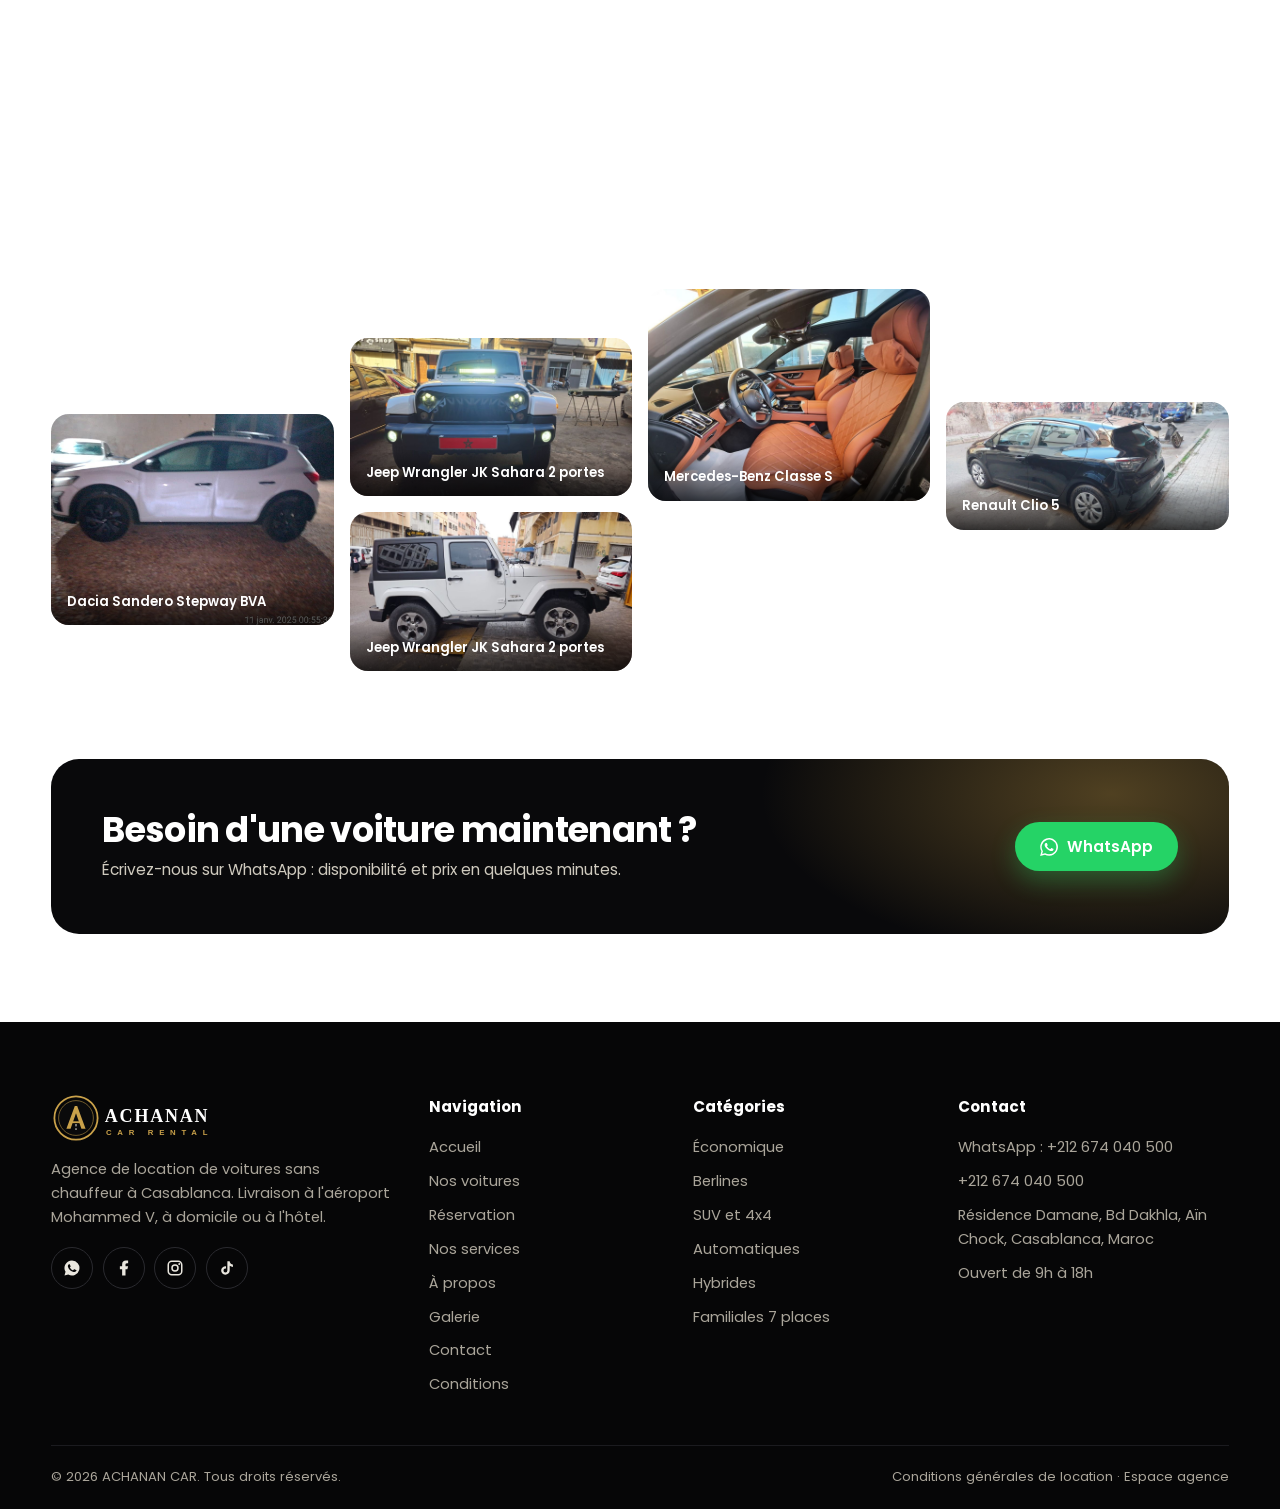
<file: galerie.html>
<!DOCTYPE html>
<html lang="fr" dir="ltr" class="no-js">
<head>
<meta charset="utf-8">
<meta name="viewport" content="width=device-width, initial-scale=1">
<title data-i18n="meta.galerie.title">Photos et vidéos de nos voitures de location | ACHANAN CAR</title>
<meta name="description" data-i18n-content="meta.galerie.desc" content="Photos réelles des voitures ACHANAN CAR (Citroën, Renault, Dacia, KGM, Deepal, Jeep, Mercedes) et vidéos de l&#x27;agence de location à Casablanca.">
<meta name="keywords" content="location voiture Casablanca, location voiture aéroport Casablanca, location voiture aéroport Mohammed V, car rental Morocco, car rental Casablanca, location voiture Maroc, location voiture sans chauffeur Casablanca, كراء السيارات الدار البيضاء">
<link rel="canonical" href="https://achanancar.com/galerie.html">
<meta name="robots" content="index, follow">
<meta name="theme-color" content="#0b0b0c">
<meta property="og:type" content="website">
<meta property="og:site_name" content="ACHANAN CAR">
<meta property="og:title" content="Photos et vidéos de nos voitures de location | ACHANAN CAR">
<meta property="og:description" content="Photos réelles des voitures ACHANAN CAR (Citroën, Renault, Dacia, KGM, Deepal, Jeep, Mercedes) et vidéos de l&#x27;agence de location à Casablanca.">
<meta property="og:url" content="https://achanancar.com/galerie.html">
<meta property="og:image" content="https://achanancar.com/assets/img/og-image.png">
<meta property="og:locale" content="fr_MA">
<meta property="og:locale:alternate" content="ar_MA">
<meta property="og:locale:alternate" content="en_US">
<meta name="twitter:card" content="summary_large_image">
<link rel="icon" href="assets/img/favicon.svg" type="image/svg+xml">
<link rel="icon" href="assets/img/icon-192.png" type="image/png" sizes="192x192">
<link rel="apple-touch-icon" href="assets/img/icon-192.png">
<link rel="manifest" href="manifest.webmanifest">
<link rel="stylesheet" href="assets/css/style.css">
<script type="application/ld+json">{"@context": "https://schema.org", "@type": "AutoRental", "name": "ACHANAN CAR", "url": "https://achanancar.com/", "logo": "https://achanancar.com/assets/img/icon-512.png", "image": "https://achanancar.com/assets/img/og-image.png", "telephone": "+212674040500", "priceRange": "$$", "address": {"@type": "PostalAddress", "streetAddress": "Résidence Damane, Bd Dakhla, Aïn Chock", "addressLocality": "Casablanca", "addressCountry": "MA"}, "areaServed": ["Casablanca", "Aéroport Mohammed V", "Maroc"], "openingHoursSpecification": [{"@type": "OpeningHoursSpecification", "dayOfWeek": ["Monday", "Tuesday", "Wednesday", "Thursday", "Friday", "Saturday", "Sunday"], "opens": "09:00", "closes": "18:00"}], "hasMap": "https://www.google.com/maps/search/?api=1&query=Résidence+Damane,+Bd+Dakhla,+Aïn+Chock,+Casablanca", "knowsLanguage": ["fr", "ar", "en"]}</script>
</head>
<body data-page="galerie">
<a class="skip" href="#main">Aller au contenu</a>
<div class="topbar"><div class="container">
  <span><svg viewBox="0 0 24 24" aria-hidden="true"><path d="M12 2a10 10 0 1 0 0 20 10 10 0 0 0 0-20zm1 10.4 3.5 2.1-.8 1.3L11 13V7h2v5.4z"/></svg><span data-i18n="top.hours">Ouvert de 9h à 18h</span></span>
  <span class="hide-sm"><svg viewBox="0 0 24 24" aria-hidden="true"><path d="M21 16v-2l-8-5V3.5a1.5 1.5 0 0 0-3 0V9l-8 5v2l8-2.5V19l-2 1.5V22l3.5-1 3.5 1v-1.5L13 19v-5.5l8 2.5z"/></svg><span data-i18n="top.airport">Livraison à l'aéroport Mohammed V</span></span>
  <span><a href="tel:+212674040500" dir="ltr"><svg viewBox="0 0 24 24" aria-hidden="true"><path d="M6.6 10.8a15.1 15.1 0 0 0 6.6 6.6l2.2-2.2c.3-.3.7-.4 1-.2 1.1.4 2.3.6 3.6.6.6 0 1 .4 1 1V20c0 .6-.4 1-1 1A17 17 0 0 1 3 4c0-.6.4-1 1-1h3.5c.6 0 1 .4 1 1 0 1.3.2 2.5.6 3.6.1.3 0 .7-.2 1L6.6 10.8z"/></svg> +212 674 040 500</a></span>
</div></div>
<header class="site"><div class="container nav">
  <a class="brand" href="index.html" aria-label="ACHANAN CAR"><img src="assets/img/logo.svg" alt="ACHANAN CAR" width="190" height="46"></a>
  <ul class="menu" id="menu"><li><a href="index.html" data-i18n="nav.home">Accueil</a></li><li><a href="voitures.html" data-i18n="nav.cars">Nos voitures</a></li><li><a href="reservation.html" data-i18n="nav.booking">Réservation</a></li><li><a href="services.html" data-i18n="nav.services">Nos services</a></li><li><a href="a-propos.html" data-i18n="nav.about">À propos</a></li><li><a href="galerie.html" data-i18n="nav.gallery" class="active" aria-current="page">Galerie</a></li><li><a href="contact.html" data-i18n="nav.contact">Contact</a></li><li><a href="conditions.html" data-i18n="nav.terms">Conditions</a></li></ul>
  <div class="nav-actions">
    <div class="lang" role="group" aria-label="Langue / اللغة / Language">
      <button type="button" data-lang="fr" class="on" lang="fr">FR</button><button type="button" data-lang="ar" lang="ar">ع</button><button type="button" data-lang="en" lang="en">EN</button>
    </div>
    <a class="btn btn-gold btn-sm" href="reservation.html"><span data-i18n="btn.book">Réserver</span></a>
    <button class="burger" type="button" aria-controls="menu" aria-expanded="false" aria-label="Menu"><span></span></button>
  </div>
</div></header>
<main id="main">
<section class="page-head"><div class="container">
  <div class="crumbs"><a href="index.html" data-i18n="nav.home">Accueil</a> / <span data-i18n="nav.gallery">Galerie</span></div>
  <h1 data-i18n="gal.h1">Galerie photos et vidéos</h1><p data-i18n="gal.sub">Photos réelles de nos voitures et vidéos de l'agence. Touchez une photo pour l'agrandir.</p>
</div></section>
<section class="sec-dark"><div class="container"><div class="sec-head reveal"><span class="eyebrow" data-i18n="home.vid.eye">Nos vidéos</span><h2 data-i18n="gal.videos">Nos publicités</h2></div><div class="reels"><div class="reel reveal" data-reel><video src="assets/videos/pub-c3-aircross.mp4" poster="assets/videos/pub-c3-aircross.jpg" muted loop playsinline preload="none"></video><span class="label" data-i18n="vid.1">C3 Aircross 7 places</span><button type="button" class="sound" data-sound aria-label="Activer ou couper le son"><svg viewBox="0 0 24 24" aria-hidden="true"><path d="M16.5 12A4.5 4.5 0 0 0 14 7.97v2.21l2.45 2.45c.03-.2.05-.41.05-.63zm2.5 0c0 .94-.2 1.82-.54 2.64l1.51 1.51A8.8 8.8 0 0 0 21 12a9 9 0 0 0-7-8.77v2.06A7 7 0 0 1 19 12zM4.27 3 3 4.27 7.73 9H3v6h4l5 5v-6.73l4.25 4.25c-.67.52-1.42.93-2.25 1.18v2.06a9 9 0 0 0 3.69-1.81L19.73 21 21 19.73l-9-9L4.27 3zM12 4 9.91 6.09 12 8.18V4z"/></svg></button></div><div class="reel reveal" data-reel><video src="assets/videos/pub-achanan-car.mp4" poster="assets/videos/pub-achanan-car.jpg" muted loop playsinline preload="none"></video><span class="label" data-i18n="vid.2">Pourquoi ACHANAN CAR ?</span><button type="button" class="sound" data-sound aria-label="Activer ou couper le son"><svg viewBox="0 0 24 24" aria-hidden="true"><path d="M16.5 12A4.5 4.5 0 0 0 14 7.97v2.21l2.45 2.45c.03-.2.05-.41.05-.63zm2.5 0c0 .94-.2 1.82-.54 2.64l1.51 1.51A8.8 8.8 0 0 0 21 12a9 9 0 0 0-7-8.77v2.06A7 7 0 0 1 19 12zM4.27 3 3 4.27 7.73 9H3v6h4l5 5v-6.73l4.25 4.25c-.67.52-1.42.93-2.25 1.18v2.06a9 9 0 0 0 3.69-1.81L19.73 21 21 19.73l-9-9L4.27 3zM12 4 9.91 6.09 12 8.18V4z"/></svg></button></div></div><div class="social-row"><a class="social-btn wa" href="https://wa.me/c/212674040500" target="_blank" rel="noopener"><svg viewBox="0 0 24 24" aria-hidden="true"><path d="M7 18a2 2 0 1 0 0 4 2 2 0 0 0 0-4zM1 2v2h2l3.6 7.6-1.4 2.4A2 2 0 0 0 7 17h12v-2H7.4a.25.25 0 0 1-.2-.4L8.1 13h7.4a2 2 0 0 0 1.8-1l3.6-6.5A1 1 0 0 0 20 4H5.2l-.9-2H1zm16 16a2 2 0 1 0 0 4 2 2 0 0 0 0-4z"/></svg><span data-i18n="btn.catalog">Catalogue WhatsApp</span></a><a class="social-btn" href="https://www.tiktok.com/@achanancar" target="_blank" rel="noopener"><svg viewBox="0 0 24 24" aria-hidden="true"><path d="M16.6 5.8a4.3 4.3 0 0 1-1-2.8h-3.1v12.4a2.6 2.6 0 1 1-2.6-2.6c.3 0 .5 0 .8.1V9.7a5.7 5.7 0 1 0 4.9 5.7V9.1a7.4 7.4 0 0 0 4.3 1.4V7.4s-1.9.1-3.3-1.6z"/></svg>TikTok</a><a class="social-btn" href="https://www.instagram.com/achanancar/" target="_blank" rel="noopener"><svg viewBox="0 0 24 24" aria-hidden="true"><path d="M7.8 2h8.4A5.8 5.8 0 0 1 22 7.8v8.4a5.8 5.8 0 0 1-5.8 5.8H7.8A5.8 5.8 0 0 1 2 16.2V7.8A5.8 5.8 0 0 1 7.8 2zm-.2 2A3.6 3.6 0 0 0 4 7.6v8.8C4 18.4 5.6 20 7.6 20h8.8a3.6 3.6 0 0 0 3.6-3.6V7.6C20 5.6 18.4 4 16.4 4H7.6zm9.6 1.5a1.3 1.3 0 1 1 0 2.5 1.3 1.3 0 0 1 0-2.5zM12 7a5 5 0 1 1 0 10 5 5 0 0 1 0-10zm0 2a3 3 0 1 0 0 6 3 3 0 0 0 0-6z"/></svg>Instagram</a><a class="social-btn" href="https://www.facebook.com/achanancar" target="_blank" rel="noopener"><svg viewBox="0 0 24 24" aria-hidden="true"><path d="M14 13.5h2.5l1-4H14v-2c0-1 0-2 2-2h1.5V2.1C17.2 2.1 15.9 2 14.5 2 11.6 2 9.5 3.7 9.5 7v2.5h-3v4h3V22h4.5z"/></svg>Facebook</a></div></div></section>
<section><div class="container"><div class="sec-head"><h2 data-i18n="gal.photos">Nos voitures en photos</h2></div><div class="gallery" id="gallery"><figure class="reveal" data-lb="assets/photos/citroen-c3-1.jpg"><img src="assets/photos/citroen-c3-1.jpg" alt="Citroën Nouvelle C3 - location voiture Casablanca" loading="lazy"><figcaption>Citroën Nouvelle C3</figcaption></figure><figure class="reveal" data-lb="assets/photos/citroen-c3-aircross-1.jpg"><img src="assets/photos/citroen-c3-aircross-1.jpg" alt="Citroën C3 Aircross Hybride - location voiture Casablanca" loading="lazy"><figcaption>Citroën C3 Aircross Hybride</figcaption></figure><figure class="reveal" data-lb="assets/photos/dacia-logan-1.jpg"><img src="assets/photos/dacia-logan-1.jpg" alt="Dacia Logan BVA - location voiture Casablanca" loading="lazy"><figcaption>Dacia Logan BVA</figcaption></figure><figure class="reveal" data-lb="assets/photos/dacia-logan-2.jpg"><img src="assets/photos/dacia-logan-2.jpg" alt="Dacia Logan BVA - location voiture Casablanca" loading="lazy"><figcaption>Dacia Logan BVA</figcaption></figure><figure class="reveal" data-lb="assets/photos/dacia-logan-3.jpg"><img src="assets/photos/dacia-logan-3.jpg" alt="Dacia Logan BVA - location voiture Casablanca" loading="lazy"><figcaption>Dacia Logan BVA</figcaption></figure><figure class="reveal" data-lb="assets/photos/dacia-stepway-1.jpg"><img src="assets/photos/dacia-stepway-1.jpg" alt="Dacia Sandero Stepway BVA - location voiture Casablanca" loading="lazy"><figcaption>Dacia Sandero Stepway BVA</figcaption></figure><figure class="reveal" data-lb="assets/photos/dacia-stepway-2.jpg"><img src="assets/photos/dacia-stepway-2.jpg" alt="Dacia Sandero Stepway BVA - location voiture Casablanca" loading="lazy"><figcaption>Dacia Sandero Stepway BVA</figcaption></figure><figure class="reveal" data-lb="assets/photos/dacia-stepway-3.jpg"><img src="assets/photos/dacia-stepway-3.jpg" alt="Dacia Sandero Stepway BVA - location voiture Casablanca" loading="lazy"><figcaption>Dacia Sandero Stepway BVA</figcaption></figure><figure class="reveal" data-lb="assets/photos/dacia-stepway-4.jpg"><img src="assets/photos/dacia-stepway-4.jpg" alt="Dacia Sandero Stepway BVA - location voiture Casablanca" loading="lazy"><figcaption>Dacia Sandero Stepway BVA</figcaption></figure><figure class="reveal" data-lb="assets/photos/dacia-stepway-5.jpg"><img src="assets/photos/dacia-stepway-5.jpg" alt="Dacia Sandero Stepway BVA - location voiture Casablanca" loading="lazy"><figcaption>Dacia Sandero Stepway BVA</figcaption></figure><figure class="reveal" data-lb="assets/photos/deepal-s07-1.jpg"><img src="assets/photos/deepal-s07-1.jpg" alt="Deepal S07 REEV - location voiture Casablanca" loading="lazy"><figcaption>Deepal S07 REEV</figcaption></figure><figure class="reveal" data-lb="assets/photos/deepal-s07-2.jpg"><img src="assets/photos/deepal-s07-2.jpg" alt="Deepal S07 REEV - location voiture Casablanca" loading="lazy"><figcaption>Deepal S07 REEV</figcaption></figure><figure class="reveal" data-lb="assets/photos/deepal-s07-3.jpg"><img src="assets/photos/deepal-s07-3.jpg" alt="Deepal S07 REEV - location voiture Casablanca" loading="lazy"><figcaption>Deepal S07 REEV</figcaption></figure><figure class="reveal" data-lb="assets/photos/deepal-s07-4.jpg"><img src="assets/photos/deepal-s07-4.jpg" alt="Deepal S07 REEV - location voiture Casablanca" loading="lazy"><figcaption>Deepal S07 REEV</figcaption></figure><figure class="reveal" data-lb="assets/photos/deepal-s07-6.jpg"><img src="assets/photos/deepal-s07-6.jpg" alt="Deepal S07 REEV - location voiture Casablanca" loading="lazy"><figcaption>Deepal S07 REEV</figcaption></figure><figure class="reveal" data-lb="assets/photos/jeep-wrangler-1.jpg"><img src="assets/photos/jeep-wrangler-1.jpg" alt="Jeep Wrangler JK Sahara 2 portes - location voiture Casablanca" loading="lazy"><figcaption>Jeep Wrangler JK Sahara 2 portes</figcaption></figure><figure class="reveal" data-lb="assets/photos/jeep-wrangler-2.jpg"><img src="assets/photos/jeep-wrangler-2.jpg" alt="Jeep Wrangler JK Sahara 2 portes - location voiture Casablanca" loading="lazy"><figcaption>Jeep Wrangler JK Sahara 2 portes</figcaption></figure><figure class="reveal" data-lb="assets/photos/jeep-wrangler-3.jpg"><img src="assets/photos/jeep-wrangler-3.jpg" alt="Jeep Wrangler JK Sahara 2 portes - location voiture Casablanca" loading="lazy"><figcaption>Jeep Wrangler JK Sahara 2 portes</figcaption></figure><figure class="reveal" data-lb="assets/photos/jeep-wrangler-4.jpg"><img src="assets/photos/jeep-wrangler-4.jpg" alt="Jeep Wrangler JK Sahara 2 portes - location voiture Casablanca" loading="lazy"><figcaption>Jeep Wrangler JK Sahara 2 portes</figcaption></figure><figure class="reveal" data-lb="assets/photos/kgm-rexton-1.jpg"><img src="assets/photos/kgm-rexton-1.jpg" alt="KGM Rexton 7 places - location voiture Casablanca" loading="lazy"><figcaption>KGM Rexton 7 places</figcaption></figure><figure class="reveal" data-lb="assets/photos/kgm-rexton-2.jpg"><img src="assets/photos/kgm-rexton-2.jpg" alt="KGM Rexton 7 places - location voiture Casablanca" loading="lazy"><figcaption>KGM Rexton 7 places</figcaption></figure><figure class="reveal" data-lb="assets/photos/kgm-rexton-3.jpg"><img src="assets/photos/kgm-rexton-3.jpg" alt="KGM Rexton 7 places - location voiture Casablanca" loading="lazy"><figcaption>KGM Rexton 7 places</figcaption></figure><figure class="reveal" data-lb="assets/photos/kgm-rexton-4.jpg"><img src="assets/photos/kgm-rexton-4.jpg" alt="KGM Rexton 7 places - location voiture Casablanca" loading="lazy"><figcaption>KGM Rexton 7 places</figcaption></figure><figure class="reveal" data-lb="assets/photos/kgm-rexton-6.jpg"><img src="assets/photos/kgm-rexton-6.jpg" alt="KGM Rexton 7 places - location voiture Casablanca" loading="lazy"><figcaption>KGM Rexton 7 places</figcaption></figure><figure class="reveal" data-lb="assets/photos/mercedes-classe-s-1.jpg"><img src="assets/photos/mercedes-classe-s-1.jpg" alt="Mercedes-Benz Classe S - location voiture Casablanca" loading="lazy"><figcaption>Mercedes-Benz Classe S</figcaption></figure><figure class="reveal" data-lb="assets/photos/mercedes-classe-s-2.jpg"><img src="assets/photos/mercedes-classe-s-2.jpg" alt="Mercedes-Benz Classe S - location voiture Casablanca" loading="lazy"><figcaption>Mercedes-Benz Classe S</figcaption></figure><figure class="reveal" data-lb="assets/photos/mercedes-classe-s-3.jpg"><img src="assets/photos/mercedes-classe-s-3.jpg" alt="Mercedes-Benz Classe S - location voiture Casablanca" loading="lazy"><figcaption>Mercedes-Benz Classe S</figcaption></figure><figure class="reveal" data-lb="assets/photos/mercedes-classe-s-4.jpg"><img src="assets/photos/mercedes-classe-s-4.jpg" alt="Mercedes-Benz Classe S - location voiture Casablanca" loading="lazy"><figcaption>Mercedes-Benz Classe S</figcaption></figure><figure class="reveal" data-lb="assets/photos/renault-arkana-1.jpg"><img src="assets/photos/renault-arkana-1.jpg" alt="Renault Arkana Hybride - location voiture Casablanca" loading="lazy"><figcaption>Renault Arkana Hybride</figcaption></figure><figure class="reveal" data-lb="assets/photos/renault-arkana-2.jpg"><img src="assets/photos/renault-arkana-2.jpg" alt="Renault Arkana Hybride - location voiture Casablanca" loading="lazy"><figcaption>Renault Arkana Hybride</figcaption></figure><figure class="reveal" data-lb="assets/photos/renault-arkana-3.jpg"><img src="assets/photos/renault-arkana-3.jpg" alt="Renault Arkana Hybride - location voiture Casablanca" loading="lazy"><figcaption>Renault Arkana Hybride</figcaption></figure><figure class="reveal" data-lb="assets/photos/renault-clio-5-1.jpg"><img src="assets/photos/renault-clio-5-1.jpg" alt="Renault Clio 5 - location voiture Casablanca" loading="lazy"><figcaption>Renault Clio 5</figcaption></figure><figure class="reveal" data-lb="assets/photos/renault-clio-5-2.jpg"><img src="assets/photos/renault-clio-5-2.jpg" alt="Renault Clio 5 - location voiture Casablanca" loading="lazy"><figcaption>Renault Clio 5</figcaption></figure><figure class="reveal" data-lb="assets/photos/renault-clio-5-3.jpg"><img src="assets/photos/renault-clio-5-3.jpg" alt="Renault Clio 5 - location voiture Casablanca" loading="lazy"><figcaption>Renault Clio 5</figcaption></figure><figure class="reveal" data-lb="assets/photos/renault-clio-5-4.jpg"><img src="assets/photos/renault-clio-5-4.jpg" alt="Renault Clio 5 - location voiture Casablanca" loading="lazy"><figcaption>Renault Clio 5</figcaption></figure><figure class="reveal" data-lb="assets/photos/renault-clio-5-5.jpg"><img src="assets/photos/renault-clio-5-5.jpg" alt="Renault Clio 5 - location voiture Casablanca" loading="lazy"><figcaption>Renault Clio 5</figcaption></figure></div></div></section>
<section style="padding-top:0"><div class="container"><div class="cta reveal"><div><h2 data-i18n="home.cta.title">Besoin d'une voiture maintenant ?</h2><p data-i18n="home.cta.text">Écrivez-nous sur WhatsApp : disponibilité et prix en quelques minutes.</p></div><a class="btn btn-wa" href="https://wa.me/212674040500" target="_blank" rel="noopener" data-wa><svg viewBox="0 0 24 24" aria-hidden="true"><path d="M17.5 14.4c-.3-.1-1.8-.9-2-1-.3-.1-.5-.1-.7.1-.2.3-.8 1-.9 1.2-.2.2-.3.2-.6.1-.3-.1-1.2-.5-2.3-1.4-.9-.8-1.4-1.7-1.6-2-.2-.3 0-.5.1-.6l.4-.5.3-.5c.1-.2 0-.4 0-.5l-.9-2.2c-.2-.6-.5-.5-.7-.5h-.6c-.2 0-.5.1-.8.4-.3.3-1 1-1 2.4s1 2.8 1.2 3c.1.2 2 3.1 4.9 4.3.7.3 1.2.5 1.7.6.7.2 1.300.2 1.8.1.6-.1 1.8-.7 2-1.4.2-.7.2-1.3.2-1.4-.1-.1-.3-.2-.6-.3zM12 21.8c-1.8 0-3.5-.5-5-1.4l-.4-.2-3.7 1 1-3.6-.2-.4A9.8 9.8 0 1 1 12 21.8zM20.5 3.5A11.8 11.8 0 0 0 1.9 17.7L.2 24l6.4-1.7A11.8 11.8 0 0 0 24 12c0-3.2-1.2-6.2-3.5-8.5z"/></svg><span data-i18n="btn.wa">WhatsApp</span></a></div></div></section>
</main>
<footer class="site"><div class="container">
  <div class="fgrid4">
    <div><img src="assets/img/logo.svg" alt="ACHANAN CAR" width="200" height="48"><p><span data-i18n="foot.about">Agence de location de voitures sans chauffeur à Casablanca. Livraison à l'aéroport Mohammed V, à domicile ou à l'hôtel.</span></p><div class="social" data-social></div></div>
    <div><h4 data-i18n="foot.links">Navigation</h4><ul><li><a href="index.html" data-i18n="nav.home">Accueil</a></li><li><a href="voitures.html" data-i18n="nav.cars">Nos voitures</a></li><li><a href="reservation.html" data-i18n="nav.booking">Réservation</a></li><li><a href="services.html" data-i18n="nav.services">Nos services</a></li><li><a href="a-propos.html" data-i18n="nav.about">À propos</a></li><li><a href="galerie.html" data-i18n="nav.gallery">Galerie</a></li><li><a href="contact.html" data-i18n="nav.contact">Contact</a></li><li><a href="conditions.html" data-i18n="nav.terms">Conditions</a></li></ul></div>
    <div><h4 data-i18n="foot.cats">Catégories</h4><ul><li><a href="voitures.html#eco" data-i18n="cat.eco">Économique</a></li><li><a href="voitures.html#berline" data-i18n="cat.berline">Berlines</a></li><li><a href="voitures.html#suv" data-i18n="cat.suv">SUV et 4x4</a></li><li><a href="voitures.html#auto" data-i18n="cat.auto">Automatiques</a></li><li><a href="voitures.html#hybrid" data-i18n="cat.hybrid">Hybrides</a></li><li><a href="voitures.html#family" data-i18n="cat.family">Familiales 7 places</a></li></ul></div>
    <div><h4 data-i18n="foot.contact">Contact</h4><ul>
      <li><a href="https://wa.me/212674040500" target="_blank" rel="noopener" data-wa dir="ltr">WhatsApp : +212 674 040 500</a></li>
      <li><a href="tel:+212674040500" dir="ltr">+212 674 040 500</a></li>
      <li data-email hidden></li>
      <li><span data-i18n="foot.addr">Résidence Damane, Bd Dakhla, Aïn Chock, Casablanca, Maroc</span></li>
      <li><span data-i18n="top.hours">Ouvert de 9h à 18h</span></li>
    </ul></div>
  </div>
  <div class="copy"><span>© <span id="year">2026</span> ACHANAN CAR. <span data-i18n="foot.rights">Tous droits réservés.</span></span><span><a href="conditions.html" data-i18n="tc.h1">Conditions générales de location</a> · <a href="admin.html" rel="nofollow" data-i18n="foot.admin">Espace agence</a></span></div>
</div></footer>
<a class="wa-float" href="https://wa.me/212674040500" target="_blank" rel="noopener" data-wa aria-label="Discuter sur WhatsApp" data-i18n-aria="wa.float"><svg viewBox="0 0 24 24" aria-hidden="true"><path d="M17.5 14.4c-.3-.1-1.8-.9-2-1-.3-.1-.5-.1-.7.1-.2.3-.8 1-.9 1.2-.2.2-.3.2-.6.1-.3-.1-1.2-.5-2.3-1.4-.9-.8-1.4-1.7-1.6-2-.2-.3 0-.5.1-.6l.4-.5.3-.5c.1-.2 0-.4 0-.5l-.9-2.2c-.2-.6-.5-.5-.7-.5h-.6c-.2 0-.5.1-.8.4-.3.3-1 1-1 2.4s1 2.8 1.2 3c.1.2 2 3.1 4.9 4.3.7.3 1.2.5 1.7.6.7.2 1.300.2 1.8.1.6-.1 1.8-.7 2-1.4.2-.7.2-1.3.2-1.4-.1-.1-.3-.2-.6-.3zM12 21.8c-1.8 0-3.5-.5-5-1.4l-.4-.2-3.7 1 1-3.6-.2-.4A9.8 9.8 0 1 1 12 21.8zM20.5 3.5A11.8 11.8 0 0 0 1.9 17.7L.2 24l6.4-1.7A11.8 11.8 0 0 0 24 12c0-3.2-1.2-6.2-3.5-8.5z"/></svg></a>
<script src="assets/js/config.js"></script>
<script src="assets/js/i18n.js"></script>
<script src="assets/js/cars.js"></script>
<script src="assets/js/main.js"></script>
</body>
</html>
</file>
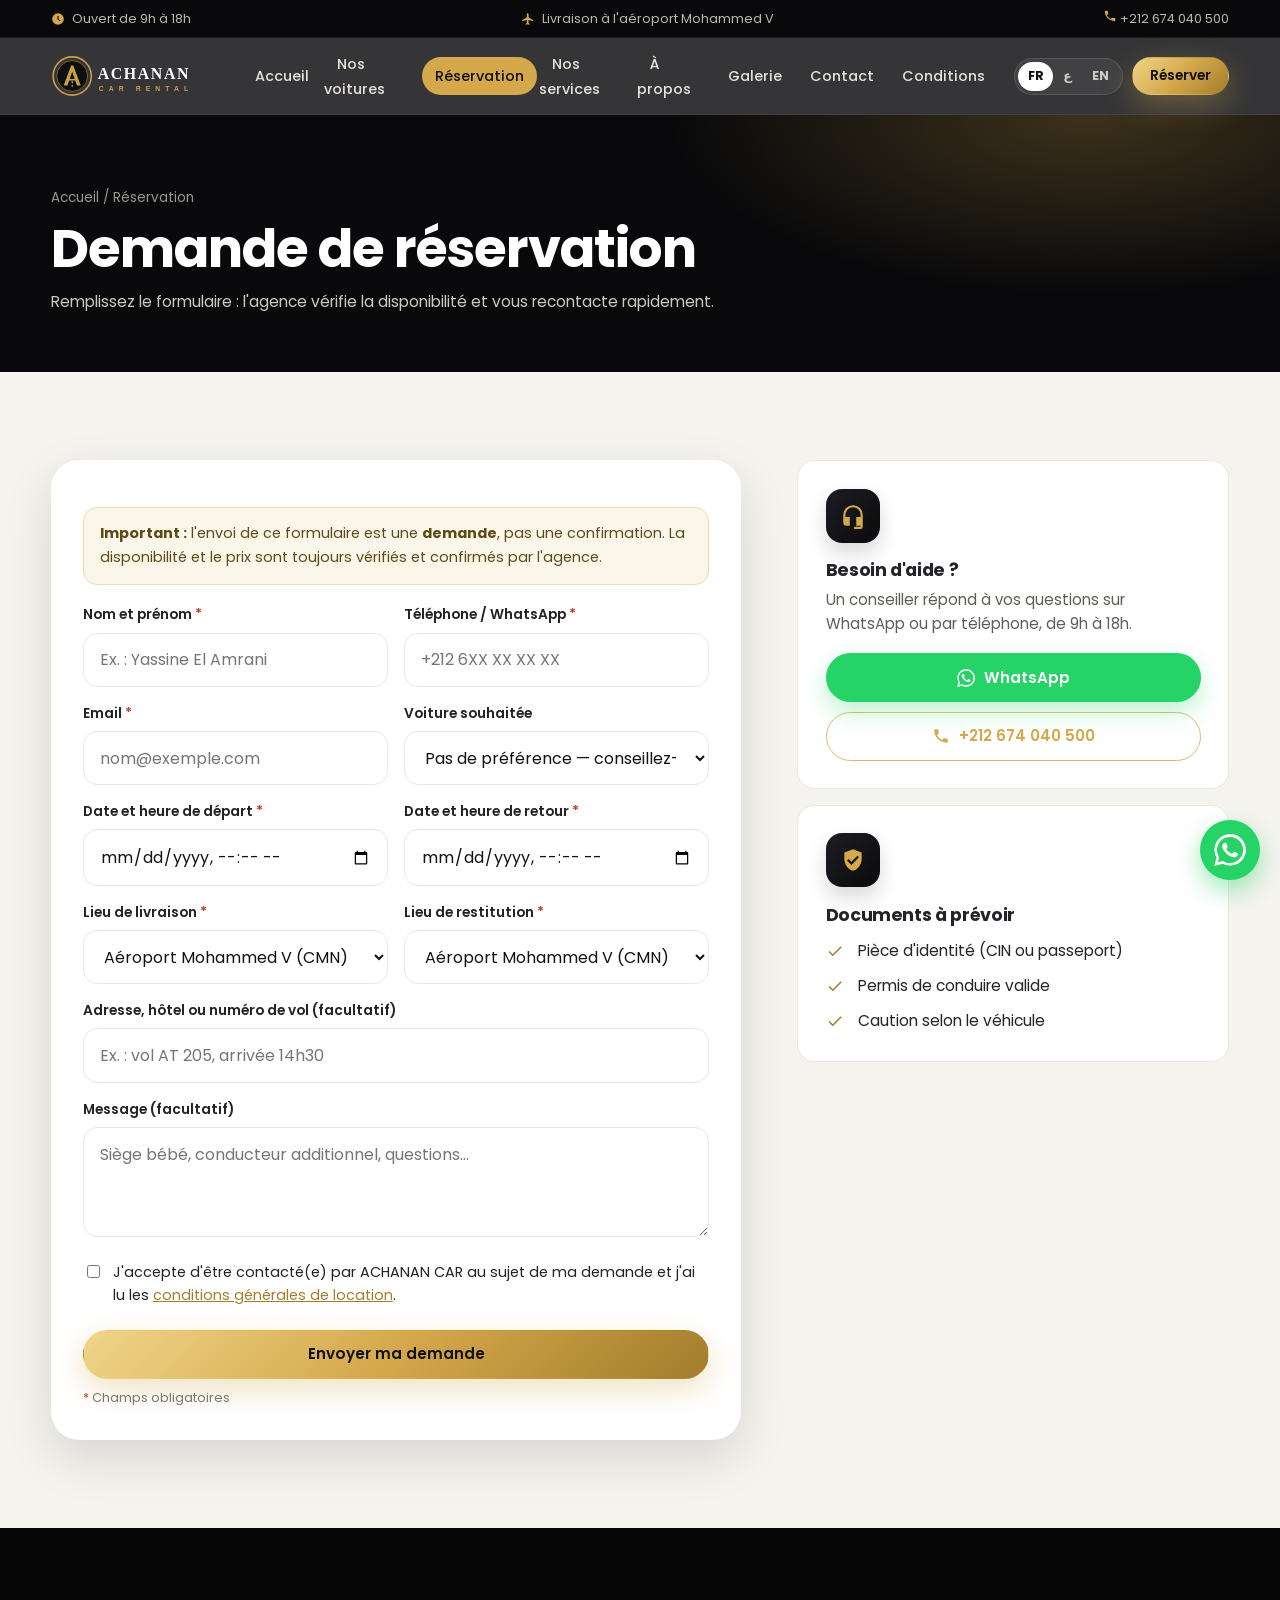
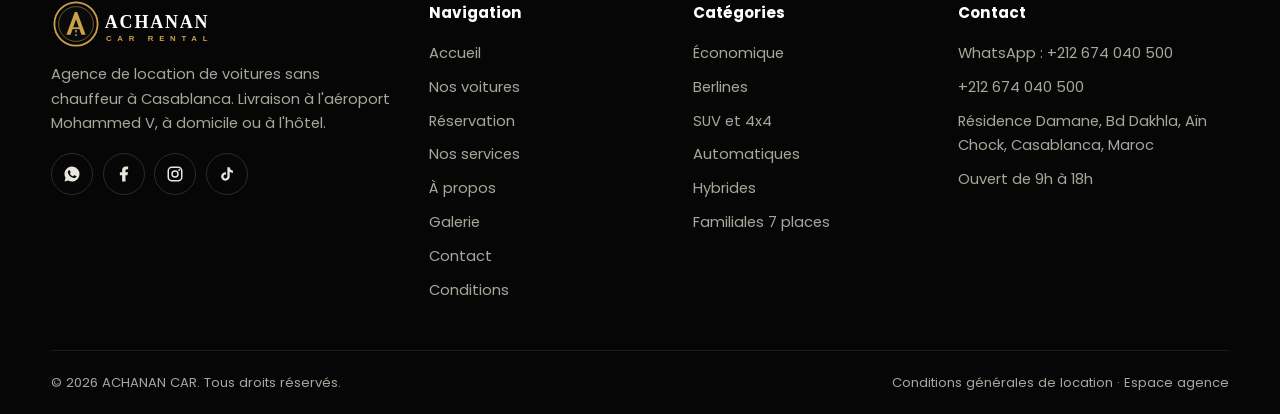
<file: reservation.html>
<!DOCTYPE html>
<html lang="fr" dir="ltr" class="no-js">
<head>
<meta charset="utf-8">
<meta name="viewport" content="width=device-width, initial-scale=1">
<title data-i18n="meta.reservation.title">Réserver une voiture à Casablanca | ACHANAN CAR</title>
<meta name="description" data-i18n-content="meta.reservation.desc" content="Demande de réservation de voiture de location à Casablanca, livraison aéroport Mohammed V. Réponse rapide de l&#x27;agence par email et WhatsApp.">
<meta name="keywords" content="location voiture Casablanca, location voiture aéroport Casablanca, location voiture aéroport Mohammed V, car rental Morocco, car rental Casablanca, location voiture Maroc, location voiture sans chauffeur Casablanca, كراء السيارات الدار البيضاء">
<link rel="canonical" href="https://achanancar.com/reservation.html">
<meta name="robots" content="index, follow">
<meta name="theme-color" content="#0b0b0c">
<meta property="og:type" content="website">
<meta property="og:site_name" content="ACHANAN CAR">
<meta property="og:title" content="Réserver une voiture à Casablanca | ACHANAN CAR">
<meta property="og:description" content="Demande de réservation de voiture de location à Casablanca, livraison aéroport Mohammed V. Réponse rapide de l&#x27;agence par email et WhatsApp.">
<meta property="og:url" content="https://achanancar.com/reservation.html">
<meta property="og:image" content="https://achanancar.com/assets/img/og-image.png">
<meta property="og:locale" content="fr_MA">
<meta property="og:locale:alternate" content="ar_MA">
<meta property="og:locale:alternate" content="en_US">
<meta name="twitter:card" content="summary_large_image">
<link rel="icon" href="assets/img/favicon.svg" type="image/svg+xml">
<link rel="icon" href="assets/img/icon-192.png" type="image/png" sizes="192x192">
<link rel="apple-touch-icon" href="assets/img/icon-192.png">
<link rel="manifest" href="manifest.webmanifest">
<link rel="stylesheet" href="assets/css/style.css">
<script type="application/ld+json">{"@context": "https://schema.org", "@type": "AutoRental", "name": "ACHANAN CAR", "url": "https://achanancar.com/", "logo": "https://achanancar.com/assets/img/icon-512.png", "image": "https://achanancar.com/assets/img/og-image.png", "telephone": "+212674040500", "priceRange": "$$", "address": {"@type": "PostalAddress", "streetAddress": "Résidence Damane, Bd Dakhla, Aïn Chock", "addressLocality": "Casablanca", "addressCountry": "MA"}, "areaServed": ["Casablanca", "Aéroport Mohammed V", "Maroc"], "openingHoursSpecification": [{"@type": "OpeningHoursSpecification", "dayOfWeek": ["Monday", "Tuesday", "Wednesday", "Thursday", "Friday", "Saturday", "Sunday"], "opens": "09:00", "closes": "18:00"}], "hasMap": "https://www.google.com/maps/search/?api=1&query=Résidence+Damane,+Bd+Dakhla,+Aïn+Chock,+Casablanca", "knowsLanguage": ["fr", "ar", "en"]}</script>
</head>
<body data-page="reservation">
<a class="skip" href="#main">Aller au contenu</a>
<div class="topbar"><div class="container">
  <span><svg viewBox="0 0 24 24" aria-hidden="true"><path d="M12 2a10 10 0 1 0 0 20 10 10 0 0 0 0-20zm1 10.4 3.5 2.1-.8 1.3L11 13V7h2v5.4z"/></svg><span data-i18n="top.hours">Ouvert de 9h à 18h</span></span>
  <span class="hide-sm"><svg viewBox="0 0 24 24" aria-hidden="true"><path d="M21 16v-2l-8-5V3.5a1.5 1.5 0 0 0-3 0V9l-8 5v2l8-2.5V19l-2 1.5V22l3.5-1 3.5 1v-1.5L13 19v-5.5l8 2.5z"/></svg><span data-i18n="top.airport">Livraison à l'aéroport Mohammed V</span></span>
  <span><a href="tel:+212674040500" dir="ltr"><svg viewBox="0 0 24 24" aria-hidden="true"><path d="M6.6 10.8a15.1 15.1 0 0 0 6.6 6.6l2.2-2.2c.3-.3.7-.4 1-.2 1.1.4 2.3.6 3.6.6.6 0 1 .4 1 1V20c0 .6-.4 1-1 1A17 17 0 0 1 3 4c0-.6.4-1 1-1h3.5c.6 0 1 .4 1 1 0 1.3.2 2.5.6 3.6.1.3 0 .7-.2 1L6.6 10.8z"/></svg> +212 674 040 500</a></span>
</div></div>
<header class="site"><div class="container nav">
  <a class="brand" href="index.html" aria-label="ACHANAN CAR"><img src="assets/img/logo.svg" alt="ACHANAN CAR" width="190" height="46"></a>
  <ul class="menu" id="menu"><li><a href="index.html" data-i18n="nav.home">Accueil</a></li><li><a href="voitures.html" data-i18n="nav.cars">Nos voitures</a></li><li><a href="reservation.html" data-i18n="nav.booking" class="active" aria-current="page">Réservation</a></li><li><a href="services.html" data-i18n="nav.services">Nos services</a></li><li><a href="a-propos.html" data-i18n="nav.about">À propos</a></li><li><a href="galerie.html" data-i18n="nav.gallery">Galerie</a></li><li><a href="contact.html" data-i18n="nav.contact">Contact</a></li><li><a href="conditions.html" data-i18n="nav.terms">Conditions</a></li></ul>
  <div class="nav-actions">
    <div class="lang" role="group" aria-label="Langue / اللغة / Language">
      <button type="button" data-lang="fr" class="on" lang="fr">FR</button><button type="button" data-lang="ar" lang="ar">ع</button><button type="button" data-lang="en" lang="en">EN</button>
    </div>
    <a class="btn btn-gold btn-sm" href="reservation.html"><span data-i18n="btn.book">Réserver</span></a>
    <button class="burger" type="button" aria-controls="menu" aria-expanded="false" aria-label="Menu"><span></span></button>
  </div>
</div></header>
<main id="main">
<section class="page-head"><div class="container">
  <div class="crumbs"><a href="index.html" data-i18n="nav.home">Accueil</a> / <span data-i18n="nav.booking">Réservation</span></div>
  <h1 data-i18n="bk.h1">Demande de réservation</h1><p data-i18n="bk.sub">Remplissez le formulaire : l'agence vérifie la disponibilité et vous recontacte rapidement.</p>
</div></section>
<section class="sec-off"><div class="container split booking-split" style="align-items:start">
  <div class="form-card">
    <p class="notice" data-i18n="bk.notice"><b>Important :</b> l'envoi de ce formulaire est une <b>demande</b>, pas une confirmation. La disponibilité et le prix sont toujours vérifiés et confirmés par l'agence.</p>
    <form id="booking" novalidate style="margin-top:1.2rem">
      <div class="fgrid">
        <div><label for="b-name"><span data-i18n="f.name">Nom et prénom</span> <span class="req">*</span></label><input id="b-name" name="name" autocomplete="name" required data-i18n-ph="f.name.ph" placeholder="Ex. : Yassine El Amrani"></div>
        <div><label for="b-phone"><span data-i18n="f.phone">Téléphone / WhatsApp</span> <span class="req">*</span></label><input id="b-phone" name="phone" type="tel" autocomplete="tel" inputmode="tel" required placeholder="+212 6XX XX XX XX" dir="ltr"></div>
        <div><label for="b-email"><span data-i18n="f.email">Email</span> <span class="req">*</span></label><input id="b-email" name="email" type="email" autocomplete="email" required placeholder="nom@exemple.com" dir="ltr"></div>
        <div><label for="b-car"><span data-i18n="f.car">Voiture souhaitée</span></label><select id="b-car" name="car"><option value="" data-i18n="f.car.any">Pas de préférence — conseillez-moi</option><option value="citroen-c3-aircross">Citroën C3 Aircross Hybride</option><option value="citroen-c3">Citroën Nouvelle C3</option><option value="renault-clio-5">Renault Clio 5</option><option value="dacia-logan">Dacia Logan BVA</option><option value="dacia-stepway">Dacia Sandero Stepway BVA</option><option value="renault-arkana">Renault Arkana Hybride</option><option value="kgm-rexton">KGM Rexton 7 places</option><option value="deepal-s07">Deepal S07 REEV</option><option value="jeep-wrangler">Jeep Wrangler JK Sahara 2 portes</option><option value="mercedes-classe-s">Mercedes-Benz Classe S</option></select></div>
        <div><label for="b-start"><span data-i18n="f.start">Date et heure de départ</span> <span class="req">*</span></label><input id="b-start" name="start" type="datetime-local" required></div>
        <div><label for="b-end"><span data-i18n="f.end">Date et heure de retour</span> <span class="req">*</span></label><input id="b-end" name="end" type="datetime-local" required></div>
        <div><label for="b-pickup"><span data-i18n="f.pickup">Lieu de livraison</span> <span class="req">*</span></label><select id="b-pickup" name="pickup" required><option value="airport" selected data-i18n="loc.airport">Aéroport Mohammed V (CMN)</option><option value="agency" data-i18n="loc.agency">Agence — Aïn Chock, Casablanca</option><option value="home" data-i18n="loc.home">Domicile ou hôtel à Casablanca</option><option value="train" data-i18n="loc.train">Gare Casa-Voyageurs</option><option value="other" data-i18n="loc.other">Autre adresse (à préciser)</option></select></div>
        <div><label for="b-dropoff"><span data-i18n="f.dropoff">Lieu de restitution</span> <span class="req">*</span></label><select id="b-dropoff" name="dropoff" required><option value="airport" selected data-i18n="loc.airport">Aéroport Mohammed V (CMN)</option><option value="agency" data-i18n="loc.agency">Agence — Aïn Chock, Casablanca</option><option value="home" data-i18n="loc.home">Domicile ou hôtel à Casablanca</option><option value="train" data-i18n="loc.train">Gare Casa-Voyageurs</option><option value="other" data-i18n="loc.other">Autre adresse (à préciser)</option></select></div>
        <div class="full"><label for="b-address"><span data-i18n="f.address">Adresse, hôtel ou numéro de vol (facultatif)</span></label><input id="b-address" name="address" data-i18n-ph="f.address.ph" placeholder="Ex. : vol AT 205, arrivée 14h30"></div>
        <div class="full"><label for="b-msg"><span data-i18n="f.msg">Message (facultatif)</span></label><textarea id="b-msg" name="message" data-i18n-ph="f.msg.ph" placeholder="Siège bébé, conducteur additionnel, questions…"></textarea></div>
        <div class="full hp" aria-hidden="true"><label for="b-hp">Ne pas remplir</label><input id="b-hp" name="botcheck" tabindex="-1" autocomplete="off"></div>
        <div class="full"><label class="check"><input type="checkbox" id="b-consent" required><span data-i18n="f.consent">J'accepte d'être contacté(e) par ACHANAN CAR au sujet de ma demande et j'ai lu les <a href="conditions.html">conditions générales de location</a>.</span></label></div>
        <div class="full"><button class="btn btn-gold btn-block" type="submit" id="b-submit"><span data-i18n="f.send">Envoyer ma demande</span></button>
          <p style="font-size:.8rem;color:#777;margin:.5rem 0 0"><span style="color:#c0392b">*</span> <span data-i18n="f.required">Champs obligatoires</span></p></div>
      </div>
    </form>
    <div class="alert" id="b-alert" role="status" aria-live="polite"></div>
  </div>
  <aside class="grid" style="gap:1rem">
    <div class="feature"><div class="ico"><svg viewBox="0 0 24 24" aria-hidden="true"><path d="M12 2a9 9 0 0 0-9 9v7a3 3 0 0 0 3 3h3v-8H5v-2a7 7 0 0 1 14 0v2h-4v8h4v1h-6v2h6a2 2 0 0 0 2-2V11a9 9 0 0 0-9-9z"/></svg></div><h3 data-i18n="bk.side.title">Besoin d'aide ?</h3><p data-i18n="bk.side.text">Un conseiller répond à vos questions sur WhatsApp ou par téléphone, de 9h à 18h.</p>
      <div style="display:grid;gap:.6rem;margin-top:1rem"><a class="btn btn-wa btn-block" href="https://wa.me/212674040500" target="_blank" rel="noopener" data-wa><svg viewBox="0 0 24 24" aria-hidden="true"><path d="M17.5 14.4c-.3-.1-1.8-.9-2-1-.3-.1-.5-.1-.7.1-.2.3-.8 1-.9 1.2-.2.2-.3.2-.6.1-.3-.1-1.2-.5-2.3-1.4-.9-.8-1.4-1.7-1.6-2-.2-.3 0-.5.1-.6l.4-.5.3-.5c.1-.2 0-.4 0-.5l-.9-2.2c-.2-.6-.5-.5-.7-.5h-.6c-.2 0-.5.1-.8.4-.3.3-1 1-1 2.4s1 2.8 1.2 3c.1.2 2 3.1 4.9 4.3.7.3 1.2.5 1.7.6.7.2 1.300.2 1.8.1.6-.1 1.8-.7 2-1.4.2-.7.2-1.3.2-1.4-.1-.1-.3-.2-.6-.3zM12 21.8c-1.8 0-3.5-.5-5-1.4l-.4-.2-3.7 1 1-3.6-.2-.4A9.8 9.8 0 1 1 12 21.8zM20.5 3.5A11.8 11.8 0 0 0 1.9 17.7L.2 24l6.4-1.7A11.8 11.8 0 0 0 24 12c0-3.2-1.2-6.2-3.5-8.5z"/></svg><span data-i18n="btn.wa">WhatsApp</span></a><a class="btn btn-outline btn-block" href="tel:+212674040500" dir="ltr"><svg viewBox="0 0 24 24" aria-hidden="true"><path d="M6.6 10.8a15.1 15.1 0 0 0 6.6 6.6l2.2-2.2c.3-.3.7-.4 1-.2 1.1.4 2.3.6 3.6.6.6 0 1 .4 1 1V20c0 .6-.4 1-1 1A17 17 0 0 1 3 4c0-.6.4-1 1-1h3.5c.6 0 1 .4 1 1 0 1.3.2 2.5.6 3.6.1.3 0 .7-.2 1L6.6 10.8z"/></svg> +212 674 040 500</a></div></div>
    <div class="feature"><div class="ico"><svg viewBox="0 0 24 24" aria-hidden="true"><path d="M12 2 4 5v6c0 5 3.4 9.7 8 11 4.6-1.3 8-6 8-11V5l-8-3zm-1.5 14.5-4-4 1.4-1.4 2.6 2.6 5.6-5.6 1.4 1.4-7 7z"/></svg></div><h3 data-i18n="bk.side.docs">Documents à prévoir</h3>
      <ul class="info-list" style="margin-top:.8rem;gap:.6rem"><li><svg viewBox="0 0 24 24" aria-hidden="true"><path d="M9 16.2 4.8 12l-1.4 1.4L9 19 21 7l-1.4-1.4z"/></svg><span data-i18n="bk.side.d1">Pièce d'identité (CIN ou passeport)</span></li><li><svg viewBox="0 0 24 24" aria-hidden="true"><path d="M9 16.2 4.8 12l-1.4 1.4L9 19 21 7l-1.4-1.4z"/></svg><span data-i18n="bk.side.d2">Permis de conduire valide</span></li><li><svg viewBox="0 0 24 24" aria-hidden="true"><path d="M9 16.2 4.8 12l-1.4 1.4L9 19 21 7l-1.4-1.4z"/></svg><span data-i18n="bk.side.d3">Caution selon le véhicule</span></li></ul></div>
  </aside>
</div></section>
</main>
<footer class="site"><div class="container">
  <div class="fgrid4">
    <div><img src="assets/img/logo.svg" alt="ACHANAN CAR" width="200" height="48"><p><span data-i18n="foot.about">Agence de location de voitures sans chauffeur à Casablanca. Livraison à l'aéroport Mohammed V, à domicile ou à l'hôtel.</span></p><div class="social" data-social></div></div>
    <div><h4 data-i18n="foot.links">Navigation</h4><ul><li><a href="index.html" data-i18n="nav.home">Accueil</a></li><li><a href="voitures.html" data-i18n="nav.cars">Nos voitures</a></li><li><a href="reservation.html" data-i18n="nav.booking">Réservation</a></li><li><a href="services.html" data-i18n="nav.services">Nos services</a></li><li><a href="a-propos.html" data-i18n="nav.about">À propos</a></li><li><a href="galerie.html" data-i18n="nav.gallery">Galerie</a></li><li><a href="contact.html" data-i18n="nav.contact">Contact</a></li><li><a href="conditions.html" data-i18n="nav.terms">Conditions</a></li></ul></div>
    <div><h4 data-i18n="foot.cats">Catégories</h4><ul><li><a href="voitures.html#eco" data-i18n="cat.eco">Économique</a></li><li><a href="voitures.html#berline" data-i18n="cat.berline">Berlines</a></li><li><a href="voitures.html#suv" data-i18n="cat.suv">SUV et 4x4</a></li><li><a href="voitures.html#auto" data-i18n="cat.auto">Automatiques</a></li><li><a href="voitures.html#hybrid" data-i18n="cat.hybrid">Hybrides</a></li><li><a href="voitures.html#family" data-i18n="cat.family">Familiales 7 places</a></li></ul></div>
    <div><h4 data-i18n="foot.contact">Contact</h4><ul>
      <li><a href="https://wa.me/212674040500" target="_blank" rel="noopener" data-wa dir="ltr">WhatsApp : +212 674 040 500</a></li>
      <li><a href="tel:+212674040500" dir="ltr">+212 674 040 500</a></li>
      <li data-email hidden></li>
      <li><span data-i18n="foot.addr">Résidence Damane, Bd Dakhla, Aïn Chock, Casablanca, Maroc</span></li>
      <li><span data-i18n="top.hours">Ouvert de 9h à 18h</span></li>
    </ul></div>
  </div>
  <div class="copy"><span>© <span id="year">2026</span> ACHANAN CAR. <span data-i18n="foot.rights">Tous droits réservés.</span></span><span><a href="conditions.html" data-i18n="tc.h1">Conditions générales de location</a> · <a href="admin.html" rel="nofollow" data-i18n="foot.admin">Espace agence</a></span></div>
</div></footer>
<a class="wa-float" href="https://wa.me/212674040500" target="_blank" rel="noopener" data-wa aria-label="Discuter sur WhatsApp" data-i18n-aria="wa.float"><svg viewBox="0 0 24 24" aria-hidden="true"><path d="M17.5 14.4c-.3-.1-1.8-.9-2-1-.3-.1-.5-.1-.7.1-.2.3-.8 1-.9 1.2-.2.2-.3.2-.6.1-.3-.1-1.2-.5-2.3-1.4-.9-.8-1.4-1.7-1.6-2-.2-.3 0-.5.1-.6l.4-.5.3-.5c.1-.2 0-.4 0-.5l-.9-2.2c-.2-.6-.5-.5-.7-.5h-.6c-.2 0-.5.1-.8.4-.3.3-1 1-1 2.4s1 2.8 1.2 3c.1.2 2 3.1 4.9 4.3.7.3 1.2.5 1.7.6.7.2 1.300.2 1.8.1.6-.1 1.8-.7 2-1.4.2-.7.2-1.3.2-1.4-.1-.1-.3-.2-.6-.3zM12 21.8c-1.8 0-3.5-.5-5-1.4l-.4-.2-3.7 1 1-3.6-.2-.4A9.8 9.8 0 1 1 12 21.8zM20.5 3.5A11.8 11.8 0 0 0 1.9 17.7L.2 24l6.4-1.7A11.8 11.8 0 0 0 24 12c0-3.2-1.2-6.2-3.5-8.5z"/></svg></a>
<script src="assets/js/config.js"></script>
<script src="assets/js/i18n.js"></script>
<script src="assets/js/cars.js"></script>
<script src="assets/js/main.js"></script>
</body>
</html>
</file>
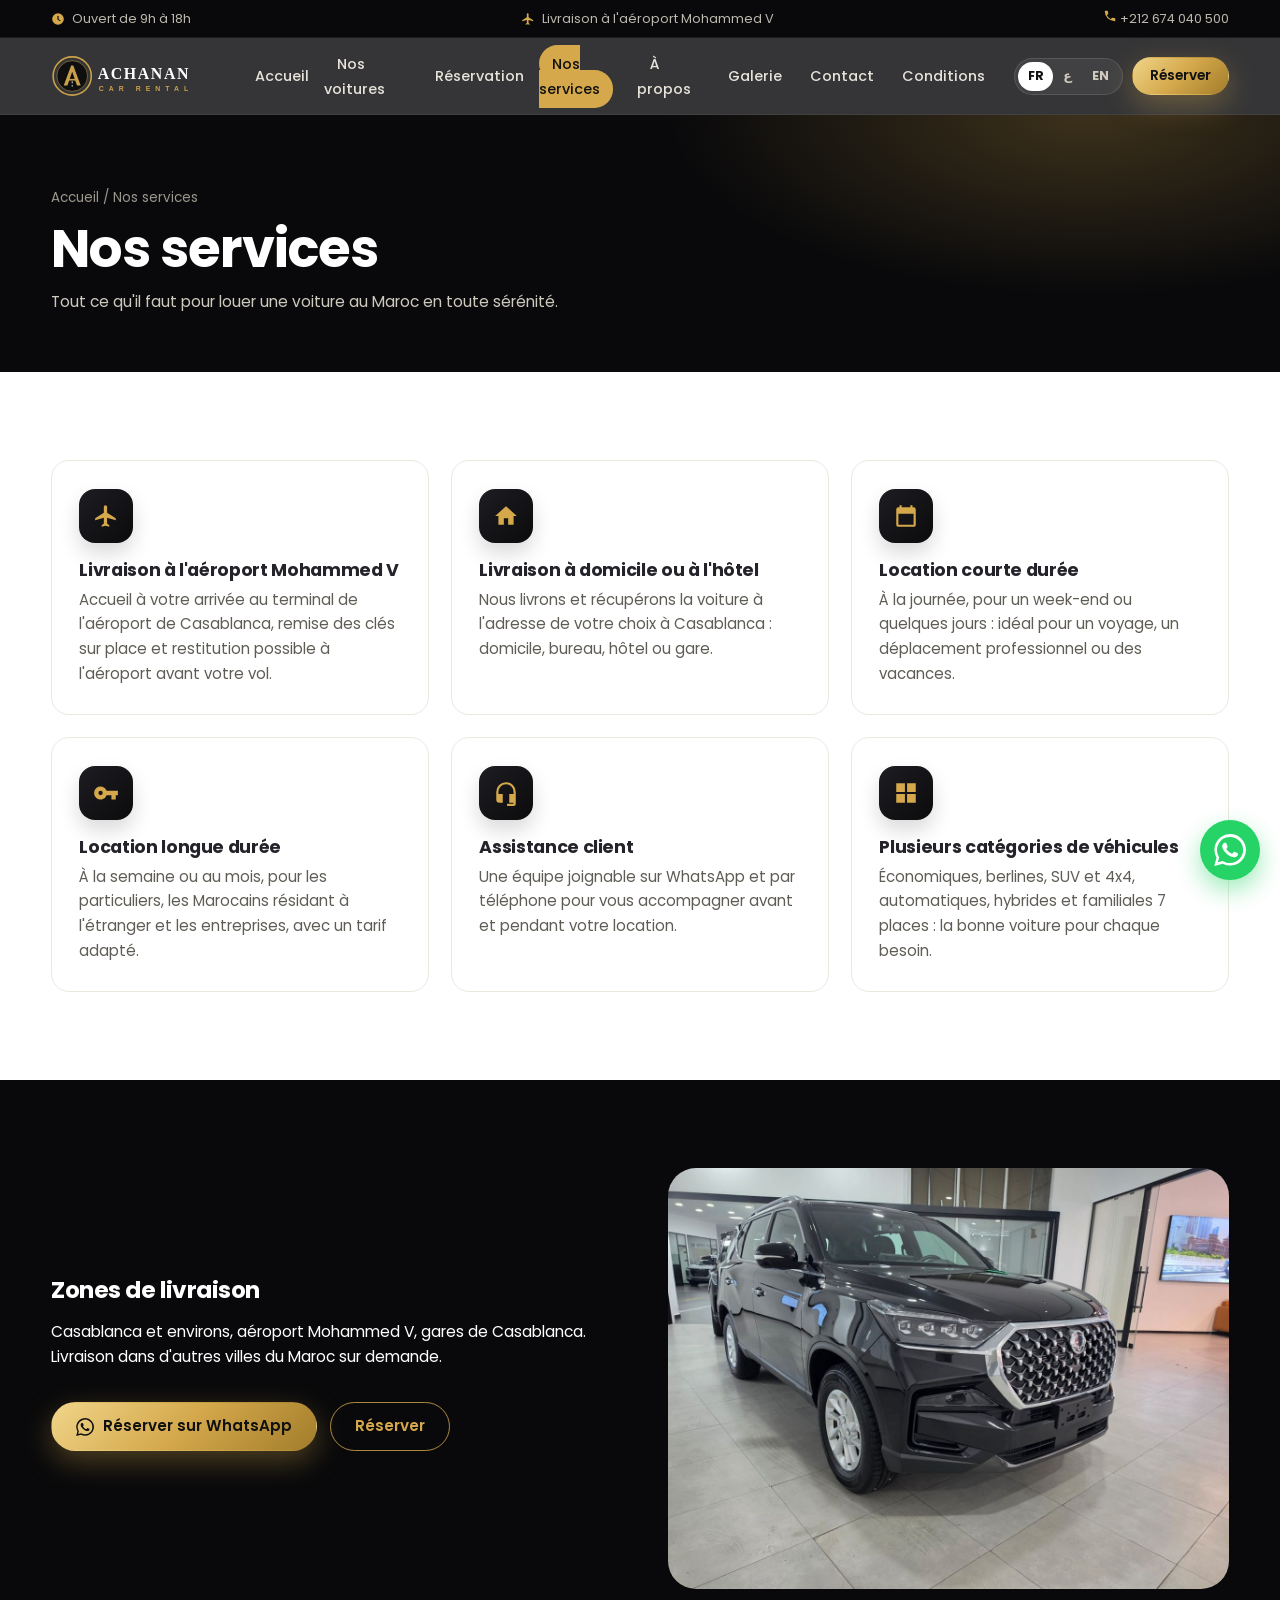
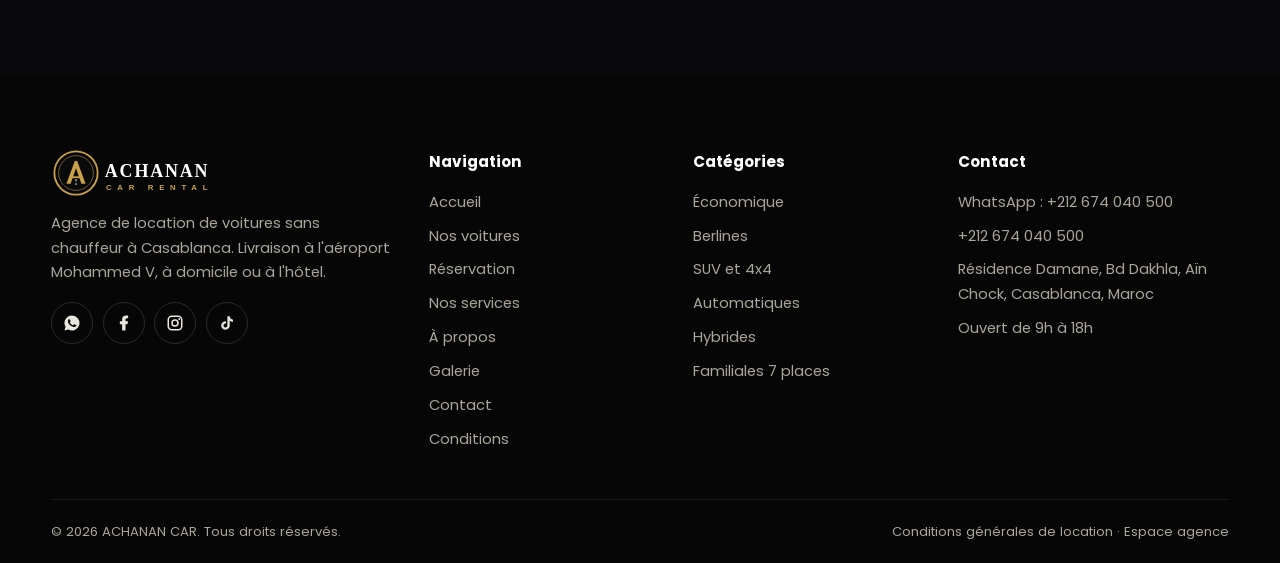
<file: services.html>
<!DOCTYPE html>
<html lang="fr" dir="ltr" class="no-js">
<head>
<meta charset="utf-8">
<meta name="viewport" content="width=device-width, initial-scale=1">
<title data-i18n="meta.services.title">Nos services : livraison aéroport, courte et longue durée | ACHANAN CAR</title>
<meta name="description" data-i18n-content="meta.services.desc" content="Livraison à l&#x27;aéroport Mohammed V, à domicile ou à l&#x27;hôtel, location courte et longue durée, assistance client : les services ACHANAN CAR à Casablanca.">
<meta name="keywords" content="location voiture Casablanca, location voiture aéroport Casablanca, location voiture aéroport Mohammed V, car rental Morocco, car rental Casablanca, location voiture Maroc, location voiture sans chauffeur Casablanca, كراء السيارات الدار البيضاء">
<link rel="canonical" href="https://achanancar.com/services.html">
<meta name="robots" content="index, follow">
<meta name="theme-color" content="#0b0b0c">
<meta property="og:type" content="website">
<meta property="og:site_name" content="ACHANAN CAR">
<meta property="og:title" content="Nos services : livraison aéroport, courte et longue durée | ACHANAN CAR">
<meta property="og:description" content="Livraison à l&#x27;aéroport Mohammed V, à domicile ou à l&#x27;hôtel, location courte et longue durée, assistance client : les services ACHANAN CAR à Casablanca.">
<meta property="og:url" content="https://achanancar.com/services.html">
<meta property="og:image" content="https://achanancar.com/assets/img/og-image.png">
<meta property="og:locale" content="fr_MA">
<meta property="og:locale:alternate" content="ar_MA">
<meta property="og:locale:alternate" content="en_US">
<meta name="twitter:card" content="summary_large_image">
<link rel="icon" href="assets/img/favicon.svg" type="image/svg+xml">
<link rel="icon" href="assets/img/icon-192.png" type="image/png" sizes="192x192">
<link rel="apple-touch-icon" href="assets/img/icon-192.png">
<link rel="manifest" href="manifest.webmanifest">
<link rel="stylesheet" href="assets/css/style.css">
<script type="application/ld+json">{"@context": "https://schema.org", "@type": "AutoRental", "name": "ACHANAN CAR", "url": "https://achanancar.com/", "logo": "https://achanancar.com/assets/img/icon-512.png", "image": "https://achanancar.com/assets/img/og-image.png", "telephone": "+212674040500", "priceRange": "$$", "address": {"@type": "PostalAddress", "streetAddress": "Résidence Damane, Bd Dakhla, Aïn Chock", "addressLocality": "Casablanca", "addressCountry": "MA"}, "areaServed": ["Casablanca", "Aéroport Mohammed V", "Maroc"], "openingHoursSpecification": [{"@type": "OpeningHoursSpecification", "dayOfWeek": ["Monday", "Tuesday", "Wednesday", "Thursday", "Friday", "Saturday", "Sunday"], "opens": "09:00", "closes": "18:00"}], "hasMap": "https://www.google.com/maps/search/?api=1&query=Résidence+Damane,+Bd+Dakhla,+Aïn+Chock,+Casablanca", "knowsLanguage": ["fr", "ar", "en"]}</script>
</head>
<body data-page="services">
<a class="skip" href="#main">Aller au contenu</a>
<div class="topbar"><div class="container">
  <span><svg viewBox="0 0 24 24" aria-hidden="true"><path d="M12 2a10 10 0 1 0 0 20 10 10 0 0 0 0-20zm1 10.4 3.5 2.1-.8 1.3L11 13V7h2v5.4z"/></svg><span data-i18n="top.hours">Ouvert de 9h à 18h</span></span>
  <span class="hide-sm"><svg viewBox="0 0 24 24" aria-hidden="true"><path d="M21 16v-2l-8-5V3.5a1.5 1.5 0 0 0-3 0V9l-8 5v2l8-2.5V19l-2 1.5V22l3.5-1 3.5 1v-1.5L13 19v-5.5l8 2.5z"/></svg><span data-i18n="top.airport">Livraison à l'aéroport Mohammed V</span></span>
  <span><a href="tel:+212674040500" dir="ltr"><svg viewBox="0 0 24 24" aria-hidden="true"><path d="M6.6 10.8a15.1 15.1 0 0 0 6.6 6.6l2.2-2.2c.3-.3.7-.4 1-.2 1.1.4 2.3.6 3.6.6.6 0 1 .4 1 1V20c0 .6-.4 1-1 1A17 17 0 0 1 3 4c0-.6.4-1 1-1h3.5c.6 0 1 .4 1 1 0 1.3.2 2.5.6 3.6.1.3 0 .7-.2 1L6.6 10.8z"/></svg> +212 674 040 500</a></span>
</div></div>
<header class="site"><div class="container nav">
  <a class="brand" href="index.html" aria-label="ACHANAN CAR"><img src="assets/img/logo.svg" alt="ACHANAN CAR" width="190" height="46"></a>
  <ul class="menu" id="menu"><li><a href="index.html" data-i18n="nav.home">Accueil</a></li><li><a href="voitures.html" data-i18n="nav.cars">Nos voitures</a></li><li><a href="reservation.html" data-i18n="nav.booking">Réservation</a></li><li><a href="services.html" data-i18n="nav.services" class="active" aria-current="page">Nos services</a></li><li><a href="a-propos.html" data-i18n="nav.about">À propos</a></li><li><a href="galerie.html" data-i18n="nav.gallery">Galerie</a></li><li><a href="contact.html" data-i18n="nav.contact">Contact</a></li><li><a href="conditions.html" data-i18n="nav.terms">Conditions</a></li></ul>
  <div class="nav-actions">
    <div class="lang" role="group" aria-label="Langue / اللغة / Language">
      <button type="button" data-lang="fr" class="on" lang="fr">FR</button><button type="button" data-lang="ar" lang="ar">ع</button><button type="button" data-lang="en" lang="en">EN</button>
    </div>
    <a class="btn btn-gold btn-sm" href="reservation.html"><span data-i18n="btn.book">Réserver</span></a>
    <button class="burger" type="button" aria-controls="menu" aria-expanded="false" aria-label="Menu"><span></span></button>
  </div>
</div></header>
<main id="main">
<section class="page-head"><div class="container">
  <div class="crumbs"><a href="index.html" data-i18n="nav.home">Accueil</a> / <span data-i18n="nav.services">Nos services</span></div>
  <h1 data-i18n="sv.h1">Nos services</h1><p data-i18n="sv.sub">Tout ce qu'il faut pour louer une voiture au Maroc en toute sérénité.</p>
</div></section>
<section><div class="container"><div class="grid g3"><div class="feature reveal"><div class="ico"><svg viewBox="0 0 24 24" aria-hidden="true"><path d="M21 16v-2l-8-5V3.5a1.5 1.5 0 0 0-3 0V9l-8 5v2l8-2.5V19l-2 1.5V22l3.5-1 3.5 1v-1.5L13 19v-5.5l8 2.5z"/></svg></div><h3 data-i18n="sv1.t">Livraison à l'aéroport Mohammed V</h3><p data-i18n="sv1.d">Accueil à votre arrivée au terminal de l'aéroport de Casablanca, remise des clés sur place et restitution possible à l'aéroport avant votre vol.</p></div><div class="feature reveal"><div class="ico"><svg viewBox="0 0 24 24" aria-hidden="true"><path d="M10 20v-6h4v6h5v-8h3L12 3 2 12h3v8z"/></svg></div><h3 data-i18n="sv2.t">Livraison à domicile ou à l'hôtel</h3><p data-i18n="sv2.d">Nous livrons et récupérons la voiture à l'adresse de votre choix à Casablanca : domicile, bureau, hôtel ou gare.</p></div><div class="feature reveal"><div class="ico"><svg viewBox="0 0 24 24" aria-hidden="true"><path d="M19 4h-1V2h-2v2H8V2H6v2H5a2 2 0 0 0-2 2v14a2 2 0 0 0 2 2h14a2 2 0 0 0 2-2V6a2 2 0 0 0-2-2zm0 16H5V10h14v10z"/></svg></div><h3 data-i18n="sv3.t">Location courte durée</h3><p data-i18n="sv3.d">À la journée, pour un week-end ou quelques jours : idéal pour un voyage, un déplacement professionnel ou des vacances.</p></div><div class="feature reveal"><div class="ico"><svg viewBox="0 0 24 24" aria-hidden="true"><path d="M12.6 10A6 6 0 1 0 12.6 14H17v4h4v-4h2v-4H12.6zM7 14a2 2 0 1 1 0-4 2 2 0 0 1 0 4z"/></svg></div><h3 data-i18n="sv4.t">Location longue durée</h3><p data-i18n="sv4.d">À la semaine ou au mois, pour les particuliers, les Marocains résidant à l'étranger et les entreprises, avec un tarif adapté.</p></div><div class="feature reveal"><div class="ico"><svg viewBox="0 0 24 24" aria-hidden="true"><path d="M12 2a9 9 0 0 0-9 9v7a3 3 0 0 0 3 3h3v-8H5v-2a7 7 0 0 1 14 0v2h-4v8h4v1h-6v2h6a2 2 0 0 0 2-2V11a9 9 0 0 0-9-9z"/></svg></div><h3 data-i18n="sv5.t">Assistance client</h3><p data-i18n="sv5.d">Une équipe joignable sur WhatsApp et par téléphone pour vous accompagner avant et pendant votre location.</p></div><div class="feature reveal"><div class="ico"><svg viewBox="0 0 24 24" aria-hidden="true"><path d="M3 3h8v8H3V3zm10 0h8v8h-8V3zM3 13h8v8H3v-8zm10 0h8v8h-8v-8z"/></svg></div><h3 data-i18n="sv6.t">Plusieurs catégories de véhicules</h3><p data-i18n="sv6.d">Économiques, berlines, SUV et 4x4, automatiques, hybrides et familiales 7 places : la bonne voiture pour chaque besoin.</p></div></div></div></section>
<section class="sec-dark"><div class="container split">
  <div class="reveal"><h2 data-i18n="sv.zones.title">Zones de livraison</h2><p data-i18n="sv.zones.text">Casablanca et environs, aéroport Mohammed V, gares de Casablanca. Livraison dans d'autres villes du Maroc sur demande.</p><div class="hero-cta"><a class="btn btn-gold" href="https://wa.me/212674040500" target="_blank" rel="noopener" data-wa><svg viewBox="0 0 24 24" aria-hidden="true"><path d="M17.5 14.4c-.3-.1-1.8-.9-2-1-.3-.1-.5-.1-.7.1-.2.3-.8 1-.9 1.2-.2.2-.3.2-.6.1-.3-.1-1.2-.5-2.3-1.4-.9-.8-1.4-1.7-1.6-2-.2-.3 0-.5.1-.6l.4-.5.3-.5c.1-.2 0-.4 0-.5l-.9-2.2c-.2-.6-.5-.5-.7-.5h-.6c-.2 0-.5.1-.8.4-.3.3-1 1-1 2.4s1 2.8 1.2 3c.1.2 2 3.1 4.9 4.3.7.3 1.2.5 1.7.6.7.2 1.300.2 1.8.1.6-.1 1.8-.7 2-1.4.2-.7.2-1.3.2-1.4-.1-.1-.3-.2-.6-.3zM12 21.8c-1.8 0-3.5-.5-5-1.4l-.4-.2-3.7 1 1-3.6-.2-.4A9.8 9.8 0 1 1 12 21.8zM20.5 3.5A11.8 11.8 0 0 0 1.9 17.7L.2 24l6.4-1.7A11.8 11.8 0 0 0 24 12c0-3.2-1.2-6.2-3.5-8.5z"/></svg><span data-i18n="btn.bookwa">Réserver sur WhatsApp</span></a><a class="btn btn-outline" href="reservation.html"><span data-i18n="btn.book">Réserver</span></a></div></div>
  <div class="panel-img reveal" style="aspect-ratio:4/3"><img src="assets/photos/kgm-rexton-2.jpg" alt="SUV de location à Casablanca" loading="lazy"></div>
</div></section>
</main>
<footer class="site"><div class="container">
  <div class="fgrid4">
    <div><img src="assets/img/logo.svg" alt="ACHANAN CAR" width="200" height="48"><p><span data-i18n="foot.about">Agence de location de voitures sans chauffeur à Casablanca. Livraison à l'aéroport Mohammed V, à domicile ou à l'hôtel.</span></p><div class="social" data-social></div></div>
    <div><h4 data-i18n="foot.links">Navigation</h4><ul><li><a href="index.html" data-i18n="nav.home">Accueil</a></li><li><a href="voitures.html" data-i18n="nav.cars">Nos voitures</a></li><li><a href="reservation.html" data-i18n="nav.booking">Réservation</a></li><li><a href="services.html" data-i18n="nav.services">Nos services</a></li><li><a href="a-propos.html" data-i18n="nav.about">À propos</a></li><li><a href="galerie.html" data-i18n="nav.gallery">Galerie</a></li><li><a href="contact.html" data-i18n="nav.contact">Contact</a></li><li><a href="conditions.html" data-i18n="nav.terms">Conditions</a></li></ul></div>
    <div><h4 data-i18n="foot.cats">Catégories</h4><ul><li><a href="voitures.html#eco" data-i18n="cat.eco">Économique</a></li><li><a href="voitures.html#berline" data-i18n="cat.berline">Berlines</a></li><li><a href="voitures.html#suv" data-i18n="cat.suv">SUV et 4x4</a></li><li><a href="voitures.html#auto" data-i18n="cat.auto">Automatiques</a></li><li><a href="voitures.html#hybrid" data-i18n="cat.hybrid">Hybrides</a></li><li><a href="voitures.html#family" data-i18n="cat.family">Familiales 7 places</a></li></ul></div>
    <div><h4 data-i18n="foot.contact">Contact</h4><ul>
      <li><a href="https://wa.me/212674040500" target="_blank" rel="noopener" data-wa dir="ltr">WhatsApp : +212 674 040 500</a></li>
      <li><a href="tel:+212674040500" dir="ltr">+212 674 040 500</a></li>
      <li data-email hidden></li>
      <li><span data-i18n="foot.addr">Résidence Damane, Bd Dakhla, Aïn Chock, Casablanca, Maroc</span></li>
      <li><span data-i18n="top.hours">Ouvert de 9h à 18h</span></li>
    </ul></div>
  </div>
  <div class="copy"><span>© <span id="year">2026</span> ACHANAN CAR. <span data-i18n="foot.rights">Tous droits réservés.</span></span><span><a href="conditions.html" data-i18n="tc.h1">Conditions générales de location</a> · <a href="admin.html" rel="nofollow" data-i18n="foot.admin">Espace agence</a></span></div>
</div></footer>
<a class="wa-float" href="https://wa.me/212674040500" target="_blank" rel="noopener" data-wa aria-label="Discuter sur WhatsApp" data-i18n-aria="wa.float"><svg viewBox="0 0 24 24" aria-hidden="true"><path d="M17.5 14.4c-.3-.1-1.8-.9-2-1-.3-.1-.5-.1-.7.1-.2.3-.8 1-.9 1.2-.2.2-.3.2-.6.1-.3-.1-1.2-.5-2.3-1.4-.9-.8-1.4-1.7-1.6-2-.2-.3 0-.5.1-.6l.4-.5.3-.5c.1-.2 0-.4 0-.5l-.9-2.2c-.2-.6-.5-.5-.7-.5h-.6c-.2 0-.5.1-.8.4-.3.3-1 1-1 2.4s1 2.8 1.2 3c.1.2 2 3.1 4.9 4.3.7.3 1.2.5 1.7.6.7.2 1.300.2 1.8.1.6-.1 1.8-.7 2-1.4.2-.7.2-1.3.2-1.4-.1-.1-.3-.2-.6-.3zM12 21.8c-1.8 0-3.5-.5-5-1.4l-.4-.2-3.7 1 1-3.6-.2-.4A9.8 9.8 0 1 1 12 21.8zM20.5 3.5A11.8 11.8 0 0 0 1.9 17.7L.2 24l6.4-1.7A11.8 11.8 0 0 0 24 12c0-3.2-1.2-6.2-3.5-8.5z"/></svg></a>
<script src="assets/js/config.js"></script>
<script src="assets/js/i18n.js"></script>
<script src="assets/js/cars.js"></script>
<script src="assets/js/main.js"></script>
</body>
</html>
</file>
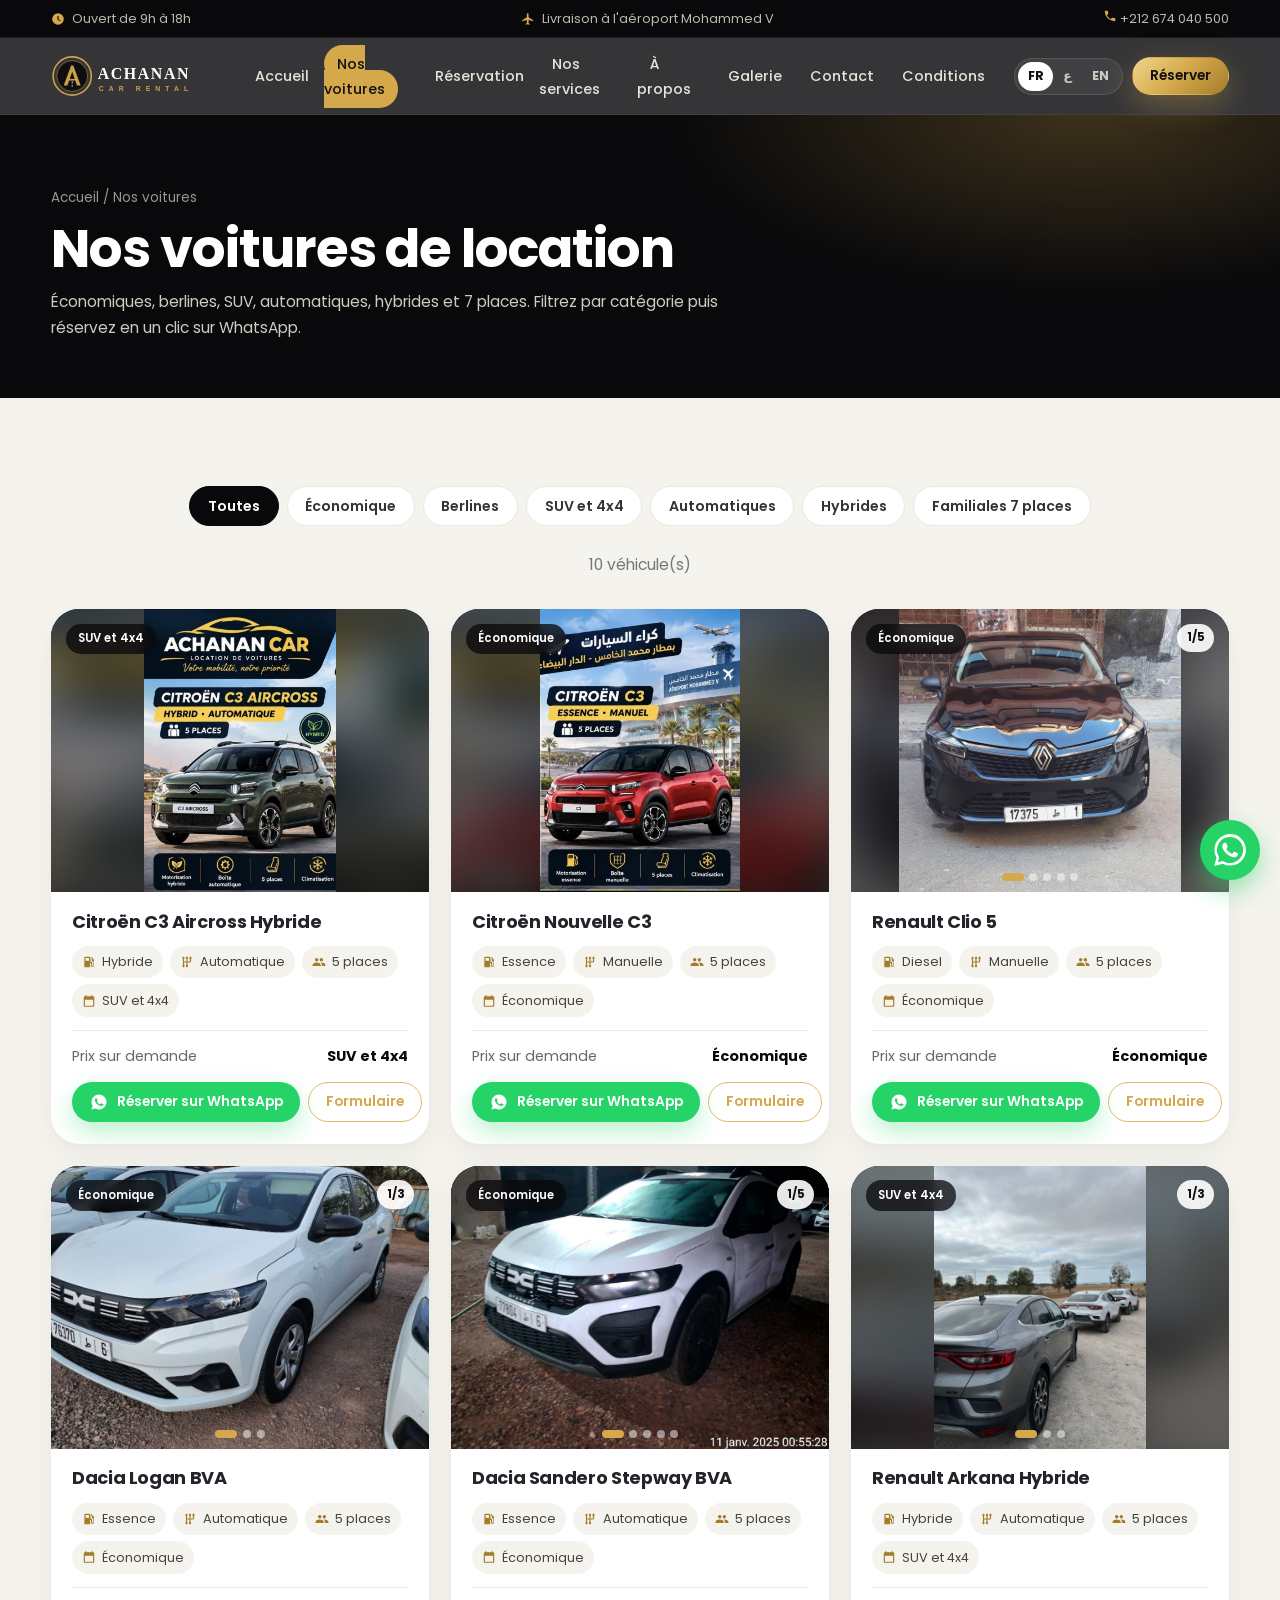
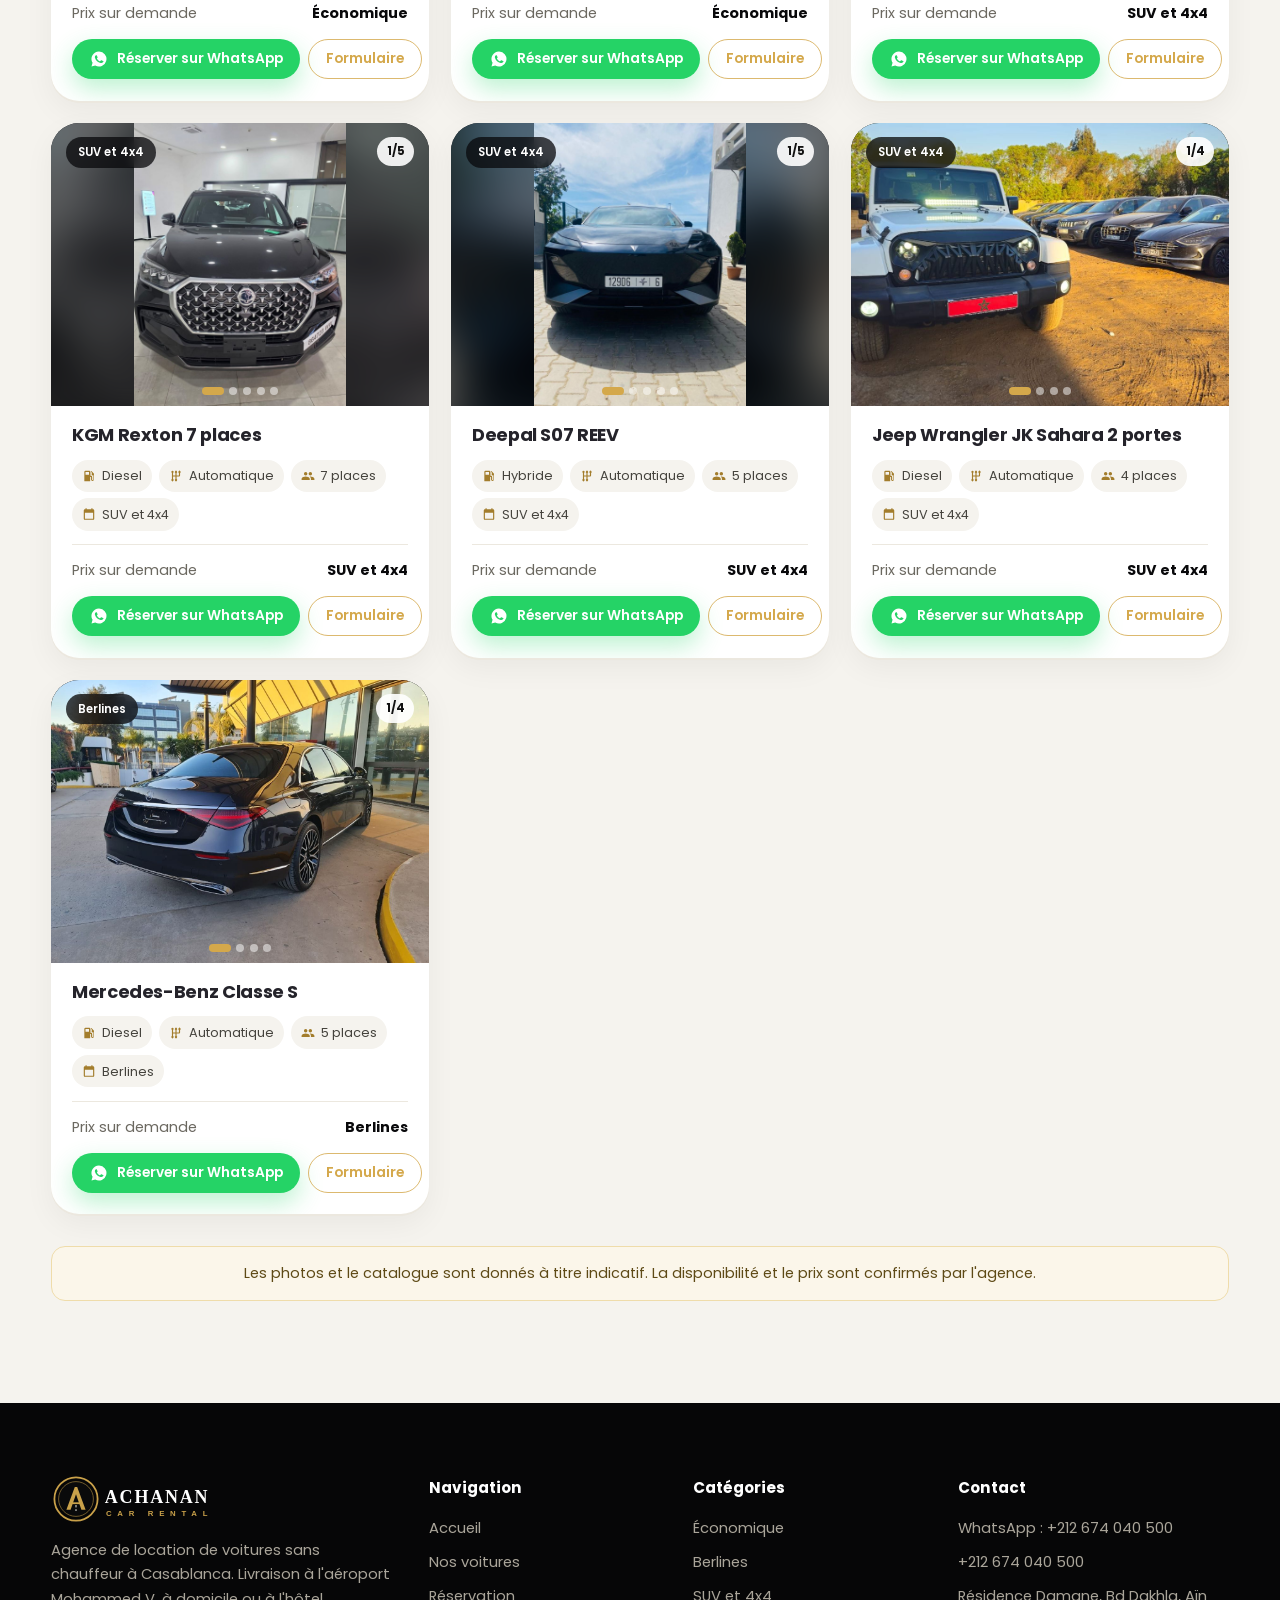
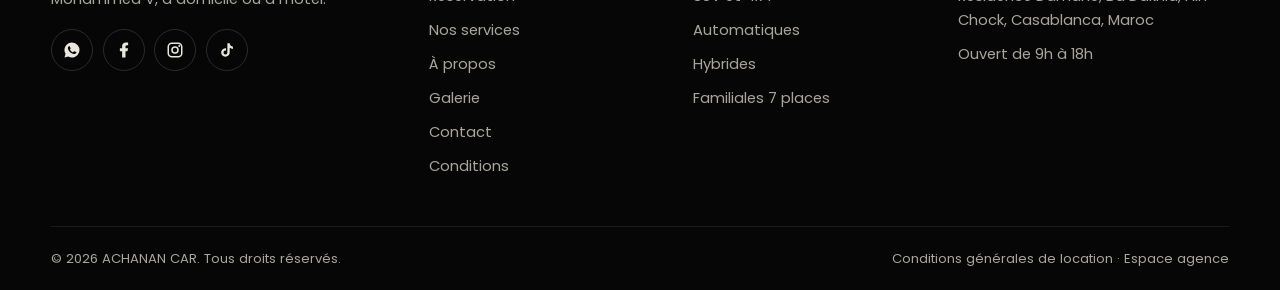
<file: voitures.html>
<!DOCTYPE html>
<html lang="fr" dir="ltr" class="no-js">
<head>
<meta charset="utf-8">
<meta name="viewport" content="width=device-width, initial-scale=1">
<title data-i18n="meta.voitures.title">Nos voitures de location à Casablanca | ACHANAN CAR</title>
<meta name="description" data-i18n-content="meta.voitures.desc" content="Catalogue ACHANAN CAR : voitures économiques, berlines, SUV et 4x4, automatiques, hybrides et 7 places. Location voiture Maroc, prix sur demande.">
<meta name="keywords" content="location voiture Casablanca, location voiture aéroport Casablanca, location voiture aéroport Mohammed V, car rental Morocco, car rental Casablanca, location voiture Maroc, location voiture sans chauffeur Casablanca, كراء السيارات الدار البيضاء">
<link rel="canonical" href="https://achanancar.com/voitures.html">
<meta name="robots" content="index, follow">
<meta name="theme-color" content="#0b0b0c">
<meta property="og:type" content="website">
<meta property="og:site_name" content="ACHANAN CAR">
<meta property="og:title" content="Nos voitures de location à Casablanca | ACHANAN CAR">
<meta property="og:description" content="Catalogue ACHANAN CAR : voitures économiques, berlines, SUV et 4x4, automatiques, hybrides et 7 places. Location voiture Maroc, prix sur demande.">
<meta property="og:url" content="https://achanancar.com/voitures.html">
<meta property="og:image" content="https://achanancar.com/assets/img/og-image.png">
<meta property="og:locale" content="fr_MA">
<meta property="og:locale:alternate" content="ar_MA">
<meta property="og:locale:alternate" content="en_US">
<meta name="twitter:card" content="summary_large_image">
<link rel="icon" href="assets/img/favicon.svg" type="image/svg+xml">
<link rel="icon" href="assets/img/icon-192.png" type="image/png" sizes="192x192">
<link rel="apple-touch-icon" href="assets/img/icon-192.png">
<link rel="manifest" href="manifest.webmanifest">
<link rel="stylesheet" href="assets/css/style.css">
<script type="application/ld+json">{"@context": "https://schema.org", "@type": "AutoRental", "name": "ACHANAN CAR", "url": "https://achanancar.com/", "logo": "https://achanancar.com/assets/img/icon-512.png", "image": "https://achanancar.com/assets/img/og-image.png", "telephone": "+212674040500", "priceRange": "$$", "address": {"@type": "PostalAddress", "streetAddress": "Résidence Damane, Bd Dakhla, Aïn Chock", "addressLocality": "Casablanca", "addressCountry": "MA"}, "areaServed": ["Casablanca", "Aéroport Mohammed V", "Maroc"], "openingHoursSpecification": [{"@type": "OpeningHoursSpecification", "dayOfWeek": ["Monday", "Tuesday", "Wednesday", "Thursday", "Friday", "Saturday", "Sunday"], "opens": "09:00", "closes": "18:00"}], "hasMap": "https://www.google.com/maps/search/?api=1&query=Résidence+Damane,+Bd+Dakhla,+Aïn+Chock,+Casablanca", "knowsLanguage": ["fr", "ar", "en"]}</script>
</head>
<body data-page="voitures">
<a class="skip" href="#main">Aller au contenu</a>
<div class="topbar"><div class="container">
  <span><svg viewBox="0 0 24 24" aria-hidden="true"><path d="M12 2a10 10 0 1 0 0 20 10 10 0 0 0 0-20zm1 10.4 3.5 2.1-.8 1.3L11 13V7h2v5.4z"/></svg><span data-i18n="top.hours">Ouvert de 9h à 18h</span></span>
  <span class="hide-sm"><svg viewBox="0 0 24 24" aria-hidden="true"><path d="M21 16v-2l-8-5V3.5a1.5 1.5 0 0 0-3 0V9l-8 5v2l8-2.5V19l-2 1.5V22l3.5-1 3.5 1v-1.5L13 19v-5.5l8 2.5z"/></svg><span data-i18n="top.airport">Livraison à l'aéroport Mohammed V</span></span>
  <span><a href="tel:+212674040500" dir="ltr"><svg viewBox="0 0 24 24" aria-hidden="true"><path d="M6.6 10.8a15.1 15.1 0 0 0 6.6 6.6l2.2-2.2c.3-.3.7-.4 1-.2 1.1.4 2.3.6 3.6.6.6 0 1 .4 1 1V20c0 .6-.4 1-1 1A17 17 0 0 1 3 4c0-.6.4-1 1-1h3.5c.6 0 1 .4 1 1 0 1.3.2 2.5.6 3.6.1.3 0 .7-.2 1L6.6 10.8z"/></svg> +212 674 040 500</a></span>
</div></div>
<header class="site"><div class="container nav">
  <a class="brand" href="index.html" aria-label="ACHANAN CAR"><img src="assets/img/logo.svg" alt="ACHANAN CAR" width="190" height="46"></a>
  <ul class="menu" id="menu"><li><a href="index.html" data-i18n="nav.home">Accueil</a></li><li><a href="voitures.html" data-i18n="nav.cars" class="active" aria-current="page">Nos voitures</a></li><li><a href="reservation.html" data-i18n="nav.booking">Réservation</a></li><li><a href="services.html" data-i18n="nav.services">Nos services</a></li><li><a href="a-propos.html" data-i18n="nav.about">À propos</a></li><li><a href="galerie.html" data-i18n="nav.gallery">Galerie</a></li><li><a href="contact.html" data-i18n="nav.contact">Contact</a></li><li><a href="conditions.html" data-i18n="nav.terms">Conditions</a></li></ul>
  <div class="nav-actions">
    <div class="lang" role="group" aria-label="Langue / اللغة / Language">
      <button type="button" data-lang="fr" class="on" lang="fr">FR</button><button type="button" data-lang="ar" lang="ar">ع</button><button type="button" data-lang="en" lang="en">EN</button>
    </div>
    <a class="btn btn-gold btn-sm" href="reservation.html"><span data-i18n="btn.book">Réserver</span></a>
    <button class="burger" type="button" aria-controls="menu" aria-expanded="false" aria-label="Menu"><span></span></button>
  </div>
</div></header>
<main id="main">
<section class="page-head"><div class="container">
  <div class="crumbs"><a href="index.html" data-i18n="nav.home">Accueil</a> / <span data-i18n="nav.cars">Nos voitures</span></div>
  <h1 data-i18n="cars.h1">Nos voitures de location</h1><p data-i18n="cars.sub">Économiques, berlines, SUV, automatiques, hybrides et 7 places. Filtrez par catégorie puis réservez en un clic sur WhatsApp.</p>
</div></section>
<section class="sec-off"><div class="container">
  <div class="filters"><button class="chip on" type="button" data-filter="all" data-i18n="cat.all">Toutes</button><button class="chip" type="button" data-filter="eco" data-i18n="cat.eco">Économique</button><button class="chip" type="button" data-filter="berline" data-i18n="cat.berline">Berlines</button><button class="chip" type="button" data-filter="suv" data-i18n="cat.suv">SUV et 4x4</button><button class="chip" type="button" data-filter="auto" data-i18n="cat.auto">Automatiques</button><button class="chip" type="button" data-filter="hybrid" data-i18n="cat.hybrid">Hybrides</button><button class="chip" type="button" data-filter="family" data-i18n="cat.family">Familiales 7 places</button></div>
  <p class="empty" id="count" aria-live="polite" style="padding:0 0 1rem"></p>
  <div class="grid g3" id="catalog"><noscript><ul><li>Citroën C3 Aircross Hybride — Hybride, Automatique, 5 places</li><li>Citroën Nouvelle C3 — Essence, Manuelle, 5 places</li><li>Renault Clio 5 — Diesel, Manuelle, 5 places</li><li>Dacia Logan BVA — Essence, Automatique, 5 places</li><li>Dacia Sandero Stepway BVA — Essence, Automatique, 5 places</li><li>Renault Arkana Hybride — Hybride, Automatique, 5 places</li><li>KGM Rexton 7 places — Diesel, Automatique, 7 places</li><li>Deepal S07 REEV — Hybride, Automatique, 5 places</li><li>Jeep Wrangler JK Sahara 2 portes — Diesel, Automatique, 4 places</li><li>Mercedes-Benz Classe S — Diesel, Automatique, 5 places</li></ul></noscript></div>
  <p class="notice" style="margin-top:2rem;text-align:center" data-i18n="cars.note">Les photos et le catalogue sont donnés à titre indicatif. La disponibilité et le prix sont confirmés par l'agence.</p>
</div></section>
</main>
<footer class="site"><div class="container">
  <div class="fgrid4">
    <div><img src="assets/img/logo.svg" alt="ACHANAN CAR" width="200" height="48"><p><span data-i18n="foot.about">Agence de location de voitures sans chauffeur à Casablanca. Livraison à l'aéroport Mohammed V, à domicile ou à l'hôtel.</span></p><div class="social" data-social></div></div>
    <div><h4 data-i18n="foot.links">Navigation</h4><ul><li><a href="index.html" data-i18n="nav.home">Accueil</a></li><li><a href="voitures.html" data-i18n="nav.cars">Nos voitures</a></li><li><a href="reservation.html" data-i18n="nav.booking">Réservation</a></li><li><a href="services.html" data-i18n="nav.services">Nos services</a></li><li><a href="a-propos.html" data-i18n="nav.about">À propos</a></li><li><a href="galerie.html" data-i18n="nav.gallery">Galerie</a></li><li><a href="contact.html" data-i18n="nav.contact">Contact</a></li><li><a href="conditions.html" data-i18n="nav.terms">Conditions</a></li></ul></div>
    <div><h4 data-i18n="foot.cats">Catégories</h4><ul><li><a href="voitures.html#eco" data-i18n="cat.eco">Économique</a></li><li><a href="voitures.html#berline" data-i18n="cat.berline">Berlines</a></li><li><a href="voitures.html#suv" data-i18n="cat.suv">SUV et 4x4</a></li><li><a href="voitures.html#auto" data-i18n="cat.auto">Automatiques</a></li><li><a href="voitures.html#hybrid" data-i18n="cat.hybrid">Hybrides</a></li><li><a href="voitures.html#family" data-i18n="cat.family">Familiales 7 places</a></li></ul></div>
    <div><h4 data-i18n="foot.contact">Contact</h4><ul>
      <li><a href="https://wa.me/212674040500" target="_blank" rel="noopener" data-wa dir="ltr">WhatsApp : +212 674 040 500</a></li>
      <li><a href="tel:+212674040500" dir="ltr">+212 674 040 500</a></li>
      <li data-email hidden></li>
      <li><span data-i18n="foot.addr">Résidence Damane, Bd Dakhla, Aïn Chock, Casablanca, Maroc</span></li>
      <li><span data-i18n="top.hours">Ouvert de 9h à 18h</span></li>
    </ul></div>
  </div>
  <div class="copy"><span>© <span id="year">2026</span> ACHANAN CAR. <span data-i18n="foot.rights">Tous droits réservés.</span></span><span><a href="conditions.html" data-i18n="tc.h1">Conditions générales de location</a> · <a href="admin.html" rel="nofollow" data-i18n="foot.admin">Espace agence</a></span></div>
</div></footer>
<a class="wa-float" href="https://wa.me/212674040500" target="_blank" rel="noopener" data-wa aria-label="Discuter sur WhatsApp" data-i18n-aria="wa.float"><svg viewBox="0 0 24 24" aria-hidden="true"><path d="M17.5 14.4c-.3-.1-1.8-.9-2-1-.3-.1-.5-.1-.7.1-.2.3-.8 1-.9 1.2-.2.2-.3.2-.6.1-.3-.1-1.2-.5-2.3-1.4-.9-.8-1.4-1.7-1.6-2-.2-.3 0-.5.1-.6l.4-.5.3-.5c.1-.2 0-.4 0-.5l-.9-2.2c-.2-.6-.5-.5-.7-.5h-.6c-.2 0-.5.1-.8.4-.3.3-1 1-1 2.4s1 2.8 1.2 3c.1.2 2 3.1 4.9 4.3.7.3 1.2.5 1.7.6.7.2 1.300.2 1.8.1.6-.1 1.8-.7 2-1.4.2-.7.2-1.3.2-1.4-.1-.1-.3-.2-.6-.3zM12 21.8c-1.8 0-3.5-.5-5-1.4l-.4-.2-3.7 1 1-3.6-.2-.4A9.8 9.8 0 1 1 12 21.8zM20.5 3.5A11.8 11.8 0 0 0 1.9 17.7L.2 24l6.4-1.7A11.8 11.8 0 0 0 24 12c0-3.2-1.2-6.2-3.5-8.5z"/></svg></a>
<script src="assets/js/config.js"></script>
<script src="assets/js/i18n.js"></script>
<script src="assets/js/cars.js"></script>
<script src="assets/js/main.js"></script>
</body>
</html>
</file>
<file: assets/css/style.css>
/* ACHANAN CAR — design v2 (noir / blanc / or, photos réelles) */
@import url("https://fonts.googleapis.com/css2?family=Poppins:wght@400;500;600;700;800&family=Cairo:wght@400;600;700;800&display=swap");

:root{
  --black:#09090b; --ink:#111114; --card:#17171b; --line:#26262c;
  --white:#fff; --off:#f5f3ee; --soft:#ece8df; --muted:#9c978c; --text:#24232a;
  --gold:#d4a84b; --gold-2:#f0d589; --gold-dark:#a37d2c;
  --wa:#25d366;
  --r:18px; --r-lg:28px; --shadow:0 18px 50px rgba(10,10,12,.12); --shadow-lg:0 30px 80px rgba(0,0,0,.35);
  --max:1240px;
  --font:"Poppins",system-ui,-apple-system,"Segoe UI",Roboto,Arial,sans-serif;
  --font-ar:"Cairo","Segoe UI",Tahoma,sans-serif;
}
*{box-sizing:border-box}
html{scroll-behavior:smooth}
body{margin:0;font-family:var(--font);color:var(--text);background:var(--white);line-height:1.65;-webkit-font-smoothing:antialiased;font-size:15.5px}
html[dir="rtl"] body,html[dir="rtl"] h1,html[dir="rtl"] h2,html[dir="rtl"] h3{font-family:var(--font-ar)}
img,video{max-width:100%;display:block}
a{color:inherit;text-decoration:none}
h1,h2,h3{line-height:1.15;letter-spacing:-.02em;margin:0 0 .6rem;font-weight:700}
html[dir="rtl"] h1,html[dir="rtl"] h2,html[dir="rtl"] h3{letter-spacing:0;line-height:1.4}
.container{width:min(var(--max),92%);margin-inline:auto}
.gold{color:var(--gold)}
.skip{position:absolute;left:0;top:0;transform:translateY(-200%);background:var(--gold);color:#000;padding:.6rem 1rem;z-index:100}
.skip:focus{transform:none}
[hidden]{display:none!important}

/* ---------- Boutons ---------- */
.btn{display:inline-flex;align-items:center;justify-content:center;gap:.55rem;padding:.9rem 1.5rem;border-radius:999px;font-weight:600;font-size:.95rem;border:1.5px solid transparent;cursor:pointer;transition:transform .2s,box-shadow .2s,background .2s,color .2s;white-space:nowrap;font-family:inherit;line-height:1.2}
.btn svg{width:18px;height:18px;flex:none;fill:currentColor}
.btn:hover{transform:translateY(-2px)}
.btn-gold{background:linear-gradient(135deg,var(--gold-2),var(--gold) 50%,var(--gold-dark));color:#111;box-shadow:0 10px 30px rgba(212,168,75,.35)}
.btn-outline{border-color:rgba(212,168,75,.8);color:var(--gold);background:transparent}
.btn-outline:hover{background:var(--gold);color:#111}
.btn-ghost{border-color:rgba(255,255,255,.35);color:#fff;background:rgba(255,255,255,.06);backdrop-filter:blur(6px)}
.btn-ghost:hover{background:#fff;color:#111}
.btn-dark{background:var(--black);color:#fff}
.btn-wa{background:var(--wa);color:#fff;box-shadow:0 10px 25px rgba(37,211,102,.3)}
.btn-block{width:100%}
.btn-sm{padding:.62rem 1.05rem;font-size:.86rem}
.btn:disabled{opacity:.6;cursor:wait;transform:none}

/* ---------- En-tête ---------- */
.topbar{background:var(--black);color:#bdb8ad;font-size:.8rem;border-bottom:1px solid #1b1b20}
.topbar .container{display:flex;justify-content:space-between;gap:1rem;padding:.5rem 0;flex-wrap:wrap}
.topbar span{display:inline-flex;align-items:center;gap:.45rem}
.topbar svg{width:14px;height:14px;fill:var(--gold)}
.topbar a:hover{color:var(--gold)}
header.site{position:sticky;top:0;z-index:50;background:rgba(9,9,11,.82);backdrop-filter:saturate(1.4) blur(14px);-webkit-backdrop-filter:saturate(1.4) blur(14px);border-bottom:1px solid rgba(255,255,255,.06)}
.nav{display:flex;align-items:center;justify-content:space-between;gap:1rem;height:76px}
.brand img{height:46px;width:auto}
.menu{display:flex;align-items:center;gap:.15rem;list-style:none;margin:0;padding:0}
.menu a{color:#e7e3da;padding:.55rem .8rem;border-radius:999px;font-size:.9rem;font-weight:500;transition:.2s}
.menu a:hover{color:#fff;background:rgba(255,255,255,.07)}
.menu a.active{color:#111;background:var(--gold)}
.nav-actions{display:flex;align-items:center;gap:.6rem}
.lang{display:flex;background:rgba(255,255,255,.06);border:1px solid rgba(255,255,255,.12);border-radius:999px;padding:3px}
.lang button{background:transparent;border:0;color:#cfcabe;padding:.35rem .62rem;font-size:.78rem;font-weight:700;cursor:pointer;font-family:inherit;border-radius:999px}
.lang button.on{background:#fff;color:#111}
.burger{display:none;background:rgba(255,255,255,.06);border:1px solid rgba(255,255,255,.15);border-radius:12px;width:44px;height:44px;cursor:pointer;align-items:center;justify-content:center}
.burger span,.burger span::before,.burger span::after{display:block;width:20px;height:2px;background:#fff;position:relative;content:"";border-radius:2px}
.burger span::before{position:absolute;top:-6px}.burger span::after{position:absolute;top:6px}
@media (max-width:1060px){
  .burger{display:inline-flex}
  .menu{position:fixed;inset:76px 0 auto 0;flex-direction:column;align-items:stretch;background:rgba(9,9,11,.98);padding:1rem 4% 1.4rem;gap:.2rem;transform:translateY(calc(-100% - 90px));visibility:hidden;transition:transform .3s,visibility .3s;max-height:calc(100vh - 76px);overflow:auto}
  .menu.open{transform:none;visibility:visible}
  .menu a{display:block;padding:.95rem 1rem;font-size:1rem;border-radius:14px}
  .nav-actions .btn{display:none}
  .topbar .hide-sm{display:none}
}

/* ---------- Hero ---------- */
.hero{position:relative;color:#fff;overflow:hidden;background:var(--black);isolation:isolate}
.hero-bg{position:absolute;inset:0;z-index:-2;background-size:cover;background-position:center 60%;transform:scale(1.04)}
.hero::before{content:"";position:absolute;inset:0;z-index:-1;background:linear-gradient(90deg,rgba(9,9,11,.96) 0%,rgba(9,9,11,.82) 45%,rgba(9,9,11,.45) 100%),linear-gradient(0deg,rgba(9,9,11,.9),transparent 40%)}
html[dir="rtl"] .hero::before{background:linear-gradient(270deg,rgba(9,9,11,.96) 0%,rgba(9,9,11,.82) 45%,rgba(9,9,11,.45) 100%),linear-gradient(0deg,rgba(9,9,11,.9),transparent 40%)}
.hero .container{display:grid;grid-template-columns:1.15fr .85fr;gap:3rem;align-items:center;padding:4.5rem 0 7rem}
.eyebrow{display:inline-flex;align-items:center;gap:.55rem;color:var(--gold);font-weight:700;letter-spacing:.16em;text-transform:uppercase;font-size:.74rem;padding:.4rem .85rem;border:1px solid rgba(212,168,75,.4);border-radius:999px;background:rgba(212,168,75,.08)}
html[dir="rtl"] .eyebrow{letter-spacing:0;font-size:.85rem}
.hero h1{font-size:clamp(2.3rem,5vw,4.1rem);font-weight:800;margin:1.1rem 0 1.1rem}
.hero p.lead{color:#d8d3c8;font-size:1.08rem;max-width:560px;margin:0}
.hero-cta{display:flex;gap:.8rem;flex-wrap:wrap;margin:2rem 0 1.8rem}
.hero-badges{display:flex;gap:.6rem;flex-wrap:wrap}
.hero-badges span{display:inline-flex;align-items:center;gap:.45rem;font-size:.86rem;color:#eae6dc;padding:.5rem .85rem;border-radius:999px;background:rgba(255,255,255,.07);border:1px solid rgba(255,255,255,.1)}
.hero-badges svg{width:16px;height:16px;fill:var(--gold)}
.hero-trust{display:flex;align-items:center;gap:.7rem;margin-top:1.6rem;color:#cfcabe;font-size:.88rem}
.hero-trust .stars{color:var(--gold);letter-spacing:2px;font-size:1rem}
/* Téléphone avec vidéo */
.phone{position:relative;width:min(300px,78vw);aspect-ratio:9/19;margin-inline:auto;border-radius:44px;padding:11px;background:linear-gradient(145deg,#2b2b31,#0d0d10);box-shadow:var(--shadow-lg),0 0 0 1px rgba(255,255,255,.08) inset}
.phone::before{content:"";position:absolute;top:18px;left:50%;transform:translateX(-50%);width:84px;height:22px;border-radius:999px;background:#000;z-index:2}
.phone video{width:100%;height:100%;object-fit:cover;border-radius:34px;background:#000}
.phone .sound{position:absolute;bottom:22px;inset-inline-end:22px;z-index:3;width:42px;height:42px;border-radius:50%;border:0;background:rgba(0,0,0,.55);color:#fff;cursor:pointer;display:grid;place-items:center;backdrop-filter:blur(6px)}
.phone .sound svg{width:20px;height:20px;fill:#fff}
.hero-visual{position:relative}
.hero-visual .glow{position:absolute;inset:10% 5%;background:radial-gradient(circle,rgba(212,168,75,.35),transparent 65%);filter:blur(30px);z-index:-1}
.float-card{position:absolute;background:rgba(255,255,255,.95);color:#111;border-radius:16px;padding:.7rem .9rem;box-shadow:var(--shadow);font-size:.8rem;display:flex;gap:.6rem;align-items:center;font-weight:600}
.float-card svg{width:22px;height:22px;fill:var(--gold-dark)}
.float-card small{display:block;font-weight:400;color:#666}
.fc-1{top:16%;inset-inline-start:-6%}.fc-2{bottom:14%;inset-inline-end:-6%}
@media (max-width:920px){.hero .container{grid-template-columns:1fr;padding:3rem 0 6rem;gap:2.5rem}.fc-1{inset-inline-start:0}.fc-2{inset-inline-end:0}}

/* ---------- Recherche rapide ---------- */
.quick{margin-top:-3.6rem;position:relative;z-index:4}
.quick form{background:#fff;border-radius:var(--r-lg);box-shadow:0 25px 60px rgba(0,0,0,.18);padding:1.1rem;display:grid;grid-template-columns:repeat(4,1fr) auto;gap:.6rem;align-items:end}
.quick form > div{background:var(--off);border-radius:16px;padding:.55rem .8rem}
.quick label{font-size:.72rem;text-transform:uppercase;letter-spacing:.08em;color:#8a857a;margin:0 0 .1rem}
html[dir="rtl"] .quick label{letter-spacing:0;font-size:.82rem}
.quick input,.quick select{border:0;background:transparent;padding:.2rem 0;font-weight:600}
.quick input:focus,.quick select:focus{box-shadow:none}
.quick .btn{height:100%;border-radius:16px;padding:1rem 1.4rem}
@media (max-width:920px){.quick form{grid-template-columns:1fr 1fr}.quick form .btn{grid-column:1/-1}}
@media (max-width:520px){.quick form{grid-template-columns:1fr}}

/* ---------- Marques ---------- */
.brands{padding:2.4rem 0 0}
.brands .container{display:flex;flex-wrap:wrap;justify-content:center;gap:.6rem 2.6rem;color:#b5b0a5;font-weight:700;font-size:1.05rem;letter-spacing:.06em;text-transform:uppercase}
.brands span{opacity:.85}

/* ---------- Sections ---------- */
section{padding:5.5rem 0}
.sec-dark{background:var(--black);color:#fff}
.sec-off{background:var(--off)}
.sec-head{max-width:720px;margin:0 auto 3rem;text-align:center}
.sec-head h2{font-size:clamp(1.8rem,3.4vw,2.7rem);margin:.9rem 0 .7rem}
.sec-head p{color:#6b6860;margin:0;font-size:1.02rem}
.sec-dark .sec-head p{color:#b8b3a8}
.sec-head .eyebrow{justify-content:center}
.sec-head.left{text-align:start;margin-inline:0}
.page-head{position:relative;background:var(--black);color:#fff;padding:4.5rem 0 3.6rem;overflow:hidden;isolation:isolate}
.page-head::before{content:"";position:absolute;inset:0;z-index:-1;background:radial-gradient(700px 300px at 85% 0%,rgba(212,168,75,.25),transparent 60%)}
.page-head h1{font-size:clamp(2rem,4.5vw,3.3rem);margin:.6rem 0}
.page-head p{color:#cfcabe;max-width:680px;margin:0}
.crumbs{font-size:.84rem;color:#9c978c}
.crumbs a:hover{color:var(--gold)}

.grid{display:grid;gap:1.4rem}
.g2{grid-template-columns:repeat(2,1fr)}.g3{grid-template-columns:repeat(3,1fr)}.g4{grid-template-columns:repeat(4,1fr)}
@media (max-width:1000px){.g4{grid-template-columns:repeat(2,1fr)}.g3{grid-template-columns:repeat(2,1fr)}}
@media (max-width:620px){.g2,.g3,.g4{grid-template-columns:1fr}}

/* ---------- Cartes génériques ---------- */
.feature{background:#fff;border:1px solid var(--soft);border-radius:var(--r);padding:1.7rem;transition:.25s}
.feature:hover{box-shadow:var(--shadow);transform:translateY(-4px);border-color:transparent}
.feature .ico{width:54px;height:54px;border-radius:16px;background:linear-gradient(135deg,#1d1d22,#0b0b0d);display:grid;place-items:center;margin-bottom:1.1rem;box-shadow:0 10px 20px rgba(0,0,0,.15)}
.feature .ico svg{width:26px;height:26px;fill:var(--gold)}
.feature h3{font-size:1.1rem;margin:.1rem 0 .45rem}
.feature p{margin:0;color:#5f5c55;font-size:.94rem}
.sec-dark .feature{background:var(--card);border-color:var(--line)}
.sec-dark .feature p{color:#b8b3a8}

/* Catégories : cartes photo */
.cat{position:relative;border-radius:var(--r-lg);overflow:hidden;min-height:250px;display:flex;align-items:flex-end;color:#fff;isolation:isolate;transition:.3s;border:1px solid #222}
.cat img{position:absolute;inset:0;width:100%;height:100%;object-fit:cover;z-index:-2;transition:transform .6s}
.cat::after{content:"";position:absolute;inset:0;z-index:-1;background:linear-gradient(0deg,rgba(0,0,0,.88),rgba(0,0,0,.1) 60%)}
.cat:hover img{transform:scale(1.07)}
.cat > div{padding:1.4rem}
.cat h3{margin:0 0 .2rem;font-size:1.25rem}
.cat small{color:var(--gold-2);font-weight:500}

/* ---------- Voitures ---------- */
.filters{display:flex;flex-wrap:wrap;gap:.5rem;justify-content:center;margin-bottom:1.6rem}
.chip{border:1.5px solid var(--soft);background:#fff;color:#333;border-radius:999px;padding:.55rem 1.1rem;font-weight:600;font-size:.88rem;cursor:pointer;font-family:inherit;transition:.2s}
.chip:hover{border-color:var(--gold)}
.chip.on{background:var(--black);color:#fff;border-color:var(--black)}
.car{background:#fff;border-radius:var(--r-lg);overflow:hidden;display:flex;flex-direction:column;transition:.3s;box-shadow:0 2px 0 var(--soft),0 10px 30px rgba(0,0,0,.05)}
.car:hover{box-shadow:var(--shadow);transform:translateY(-5px)}
.car-media{position:relative;aspect-ratio:4/3;background:#0d0d10;overflow:hidden}
.car-media .blur{position:absolute;inset:-20px;background-size:cover;background-position:center;filter:blur(22px) brightness(.55);transform:scale(1.1)}
.car-media img{position:relative;width:100%;height:100%;object-fit:cover;transition:transform .6s}
.car:hover .car-media img{transform:scale(1.05)}
.car-media img.portrait{object-fit:contain}
.car-media img.illu{object-fit:contain;padding:8% 6%;background:linear-gradient(160deg,#f3f0e8,#e6e1d5)}
.car-tag{position:absolute;top:.9rem;inset-inline-start:.9rem;background:rgba(9,9,11,.75);backdrop-filter:blur(6px);color:#fff;font-size:.72rem;font-weight:600;padding:.35rem .75rem;border-radius:999px;z-index:2}
.car-count{position:absolute;top:.9rem;inset-inline-end:.9rem;background:rgba(255,255,255,.9);color:#111;font-size:.72rem;font-weight:700;padding:.3rem .6rem;border-radius:999px;z-index:2}
.car-dots{position:absolute;bottom:.7rem;inset-inline:0;display:flex;justify-content:center;gap:.35rem;z-index:2}
.car-dots button{width:8px;height:8px;border-radius:50%;border:0;background:rgba(255,255,255,.5);cursor:pointer;padding:0;transition:.2s}
.car-dots button.on{background:var(--gold);width:22px;border-radius:99px}
.car-body{padding:1.2rem 1.3rem 1.35rem;display:flex;flex-direction:column;gap:.85rem;flex:1}
.car-title{display:flex;justify-content:space-between;align-items:baseline;gap:.5rem}
.car-title h3{margin:0;font-size:1.12rem}
.car-title span{color:#8a867d;font-size:.85rem}
.specs{display:flex;flex-wrap:wrap;gap:.4rem;list-style:none;margin:0;padding:0;font-size:.8rem;color:#45433d}
.specs li{display:flex;align-items:center;gap:.35rem;background:var(--off);padding:.35rem .65rem;border-radius:999px}
.specs svg{width:14px;height:14px;fill:var(--gold-dark);flex:none}
.price{display:flex;justify-content:space-between;align-items:center;border-top:1px solid var(--soft);padding-top:.85rem;margin-top:auto;font-size:.9rem;color:#6b6860}
.price b{color:var(--black);font-size:.9rem}
.car-actions{display:grid;grid-template-columns:1.4fr 1fr;gap:.5rem}
.empty{text-align:center;color:#777;padding:2rem}

/* ---------- Vidéos ---------- */
.reels{display:grid;grid-template-columns:repeat(2,minmax(0,320px));gap:2rem;justify-content:center}
.reel{position:relative;border-radius:30px;overflow:hidden;aspect-ratio:9/16;background:#000;box-shadow:var(--shadow-lg);cursor:pointer}
.reel video{width:100%;height:100%;object-fit:cover}
.reel .sound{position:absolute;bottom:16px;inset-inline-end:16px;width:44px;height:44px;border-radius:50%;border:0;background:rgba(0,0,0,.55);display:grid;place-items:center;cursor:pointer;backdrop-filter:blur(6px)}
.reel .sound svg{width:20px;height:20px;fill:#fff}
.reel .label{position:absolute;top:14px;inset-inline-start:14px;background:rgba(0,0,0,.55);color:#fff;font-size:.75rem;padding:.3rem .7rem;border-radius:999px;backdrop-filter:blur(6px)}
@media (max-width:700px){.reels{grid-template-columns:repeat(2,1fr);gap:.8rem}.reel{border-radius:20px}}
.social-row{display:flex;flex-wrap:wrap;gap:.7rem;justify-content:center;margin-top:2.6rem}
.social-btn{display:inline-flex;align-items:center;gap:.55rem;padding:.75rem 1.2rem;border-radius:999px;font-weight:600;font-size:.9rem;border:1px solid var(--line);color:#fff;background:var(--card);transition:.2s}
.social-btn svg{width:18px;height:18px;fill:currentColor}
.social-btn:hover{border-color:var(--gold);color:var(--gold)}
.social-btn.wa{background:var(--wa);border-color:var(--wa);color:#fff}

/* ---------- Galerie ---------- */
.gallery{columns:4 240px;column-gap:1rem}
.gallery figure{margin:0 0 1rem;break-inside:avoid;border-radius:18px;overflow:hidden;cursor:zoom-in;position:relative;background:#eee}
.gallery img{width:100%;height:auto;transition:transform .5s}
.gallery figure:hover img{transform:scale(1.04)}
.gallery figcaption{position:absolute;inset:auto 0 0 0;padding:.8rem 1rem;color:#fff;font-size:.82rem;font-weight:600;background:linear-gradient(0deg,rgba(0,0,0,.75),transparent)}
.lightbox{position:fixed;inset:0;z-index:90;background:rgba(5,5,6,.94);display:grid;place-items:center;padding:3rem 1rem}
.lightbox img{max-width:min(1100px,94vw);max-height:84vh;border-radius:14px;object-fit:contain}
.lightbox button{position:absolute;background:rgba(255,255,255,.12);border:0;color:#fff;width:48px;height:48px;border-radius:50%;font-size:1.6rem;cursor:pointer;line-height:1}
.lb-x{top:18px;right:18px}.lb-prev{left:18px;top:50%}.lb-next{right:18px;top:50%}
.lightbox p{position:absolute;bottom:18px;left:0;right:0;text-align:center;color:#ddd;margin:0;font-size:.9rem}

/* ---------- Étapes ---------- */
.steps{counter-reset:s}
.step{position:relative;padding:2rem 1.5rem 1.5rem;border-radius:var(--r);background:var(--card);border:1px solid var(--line)}
.step::before{counter-increment:s;content:"0" counter(s);position:absolute;top:1.2rem;inset-inline-end:1.3rem;font-size:2.4rem;font-weight:800;color:rgba(212,168,75,.2)}
.step h3{margin:0 0 .4rem;font-size:1.05rem;color:#fff}
.step p{margin:0;color:#b8b3a8;font-size:.92rem}

/* ---------- Aéroport ---------- */
.split{display:grid;grid-template-columns:1fr 1fr;gap:3.5rem;align-items:center}
@media (max-width:900px){.split{grid-template-columns:1fr;gap:2rem}}
.photo-stack{position:relative;min-height:440px}
.photo-stack img{position:absolute;border-radius:24px;object-fit:cover;box-shadow:var(--shadow-lg)}
.photo-stack .p1{inset:0 18% 18% 0;width:82%;height:82%}
.photo-stack .p2{inset:auto 0 0 auto;width:52%;height:52%;border:6px solid #fff}
html[dir="rtl"] .photo-stack .p1{inset:0 0 18% 18%}
html[dir="rtl"] .photo-stack .p2{inset:auto auto 0 0}
.panel-img{border-radius:var(--r-lg);overflow:hidden}
.panel-img img{width:100%;height:100%;object-fit:cover}

/* ---------- CTA ---------- */
.cta{position:relative;overflow:hidden;isolation:isolate;background:var(--black);color:#fff;border-radius:var(--r-lg);padding:3.2rem;display:flex;justify-content:space-between;align-items:center;gap:2rem;flex-wrap:wrap}
.cta::before{content:"";position:absolute;inset:0;z-index:-1;background:radial-gradient(500px 240px at 90% 20%,rgba(212,168,75,.35),transparent 70%)}
.cta h2{margin:0 0 .4rem;font-size:clamp(1.5rem,3vw,2.2rem)}
.cta p{margin:0;color:#cfcabe}

/* ---------- FAQ ---------- */
details{background:#fff;border:1px solid var(--soft);border-radius:16px;padding:1.1rem 1.3rem;margin-bottom:.7rem;transition:.2s}
details[open]{box-shadow:var(--shadow);border-color:transparent}
details summary{cursor:pointer;font-weight:600;list-style:none;display:flex;justify-content:space-between;gap:1rem}
details summary::-webkit-details-marker{display:none}
details summary::after{content:"+";color:var(--gold-dark);font-size:1.4rem;line-height:1}
details[open] summary::after{content:"–"}
details p{margin:.75rem 0 0;color:#5f5c55}

/* ---------- Formulaires ---------- */
.form-card{background:#fff;border-radius:var(--r-lg);box-shadow:var(--shadow);padding:2rem}
.fgrid{display:grid;grid-template-columns:1fr 1fr;gap:1rem}
.fgrid .full{grid-column:1/-1}
@media (max-width:620px){.fgrid{grid-template-columns:1fr}.form-card{padding:1.3rem}}
label{display:block;font-weight:600;font-size:.86rem;margin-bottom:.35rem;color:#222}
label .req{color:#c0392b}
input,select,textarea{width:100%;padding:.85rem 1rem;border:1.5px solid var(--soft);border-radius:14px;font-size:1rem;font-family:inherit;background:#fff;color:#111}
input:focus,select:focus,textarea:focus{outline:none;border-color:var(--gold);box-shadow:0 0 0 4px rgba(212,168,75,.15)}
textarea{min-height:110px;resize:vertical}
.hp{position:absolute;left:0;width:1px;height:1px;overflow:hidden;clip:rect(0 0 0 0);opacity:0}
.check{display:flex;gap:.6rem;align-items:flex-start;font-weight:400;font-size:.9rem}
.check input{width:auto;margin-top:.3rem}
.check a{color:var(--gold-dark);text-decoration:underline}
.notice{background:#fbf6ea;border:1px solid #efdcaa;color:#5e4a16;border-radius:14px;padding:.9rem 1rem;font-size:.9rem}
.alert{border-radius:16px;padding:1.2rem;margin-top:1rem;display:none}
.alert.show{display:block}
.alert.ok{background:#eef8f0;border:1px solid #b7e0c0;color:#1d5a2b}
.alert.err{background:#fdeeee;border:1px solid #f0bcbc;color:#7a1f1f}
.alert h3{margin:0 0 .4rem}
.alert .btn{margin-top:.8rem}
.alert .ref{font-size:1.05rem;margin:.2rem 0 .4rem}
.alert .ref b{background:#fff;border:1px dashed #1d5a2b;padding:.15rem .5rem;border-radius:6px;letter-spacing:.05em}
.field-error{border-color:#c0392b!important}
.booking-split{grid-template-columns:1.6fr 1fr}
@media (max-width:900px){.booking-split{grid-template-columns:1fr}}

/* ---------- Contact / À propos ---------- */
.info-list{list-style:none;padding:0;margin:0;display:grid;gap:1rem}
.info-list li{display:flex;gap:.9rem;align-items:flex-start}
.info-list .ico{width:46px;height:46px;border-radius:14px;background:var(--black);display:grid;place-items:center;flex:none}
.info-list .ico svg{width:20px;height:20px;fill:var(--gold)}
.info-list b{display:block}
.info-list li > svg{width:18px;height:18px;fill:var(--gold-dark);flex:none;margin-top:.25rem}
.map{border:0;width:100%;height:400px;border-radius:var(--r-lg)}
.prose{max-width:860px;margin:auto}
.prose h2{font-size:1.2rem;margin:2.2rem 0 .6rem}
.prose p,.prose li{color:#3f3d38}
.stats{display:grid;grid-template-columns:repeat(4,1fr);gap:1rem;text-align:center}
.stats div{padding:1.6rem;border:1px solid var(--line);border-radius:var(--r);background:var(--card)}
.stats b{display:block;font-size:2.2rem;color:var(--gold);font-weight:800}
.stats span{color:#b8b3a8;font-size:.9rem}
@media (max-width:760px){.stats{grid-template-columns:1fr 1fr}}

/* ---------- Pied de page ---------- */
footer.site{background:#060607;color:#aaa59a;padding:4.5rem 0 0;font-size:.92rem}
.fgrid4{display:grid;grid-template-columns:1.5fr 1fr 1fr 1.2fr;gap:2.4rem}
@media (max-width:900px){.fgrid4{grid-template-columns:1fr 1fr}}
@media (max-width:560px){.fgrid4{grid-template-columns:1fr}}
footer.site h4{color:#fff;margin:0 0 1rem;font-size:.95rem}
footer.site ul{list-style:none;margin:0;padding:0;display:grid;gap:.6rem}
footer.site a:hover{color:var(--gold)}
.social{display:flex;gap:.6rem;margin-top:1.1rem;flex-wrap:wrap}
.social a{width:42px;height:42px;border-radius:50%;border:1px solid #2a2a2f;display:grid;place-items:center;transition:.2s}
.social a:hover{border-color:var(--gold);background:#141416}
.social svg{width:18px;height:18px;fill:#e9e6de}
.social-light a{border-color:var(--soft)}
.social-light svg{fill:#111}
.social-light a:hover{background:#111}.social-light a:hover svg{fill:var(--gold)}
.copy{border-top:1px solid #1b1b1f;margin-top:3rem;padding:1.3rem 0;display:flex;justify-content:space-between;flex-wrap:wrap;gap:.6rem;font-size:.82rem}

/* ---------- WhatsApp flottant ---------- */
.wa-float{position:fixed;bottom:20px;inset-inline-end:20px;width:60px;height:60px;border-radius:50%;background:var(--wa);display:grid;place-items:center;box-shadow:0 10px 25px rgba(37,211,102,.45);z-index:60;animation:pulse 2.4s infinite}
.wa-float svg{width:32px;height:32px;fill:#fff}
@keyframes pulse{0%,100%{box-shadow:0 0 0 0 rgba(37,211,102,.5)}50%{box-shadow:0 0 0 14px rgba(37,211,102,0)}}
@media (max-width:620px){.wa-float{width:54px;height:54px;bottom:14px}}

.reveal{opacity:0;transform:translateY(22px);transition:opacity .7s ease,transform .7s ease}
.reveal.in{opacity:1;transform:none}
.no-js .reveal{opacity:1;transform:none}
@media (prefers-reduced-motion:reduce){*{animation:none!important;transition:none!important;scroll-behavior:auto!important}}
</file>
<file: assets/css/admin.css>
/* ACHANAN CAR — espace agence */
body.admin{background:#f3f1ec;min-height:100vh}
.muted{color:#77736a}.small{font-size:.85rem}
.login{min-height:100vh;display:grid;place-items:center;padding:1.5rem;background:radial-gradient(800px 400px at 80% 0%,#2a2416,transparent 60%),#0b0b0c}
.login-card{background:#fff;border-radius:18px;padding:2rem;width:min(400px,100%);box-shadow:0 30px 60px rgba(0,0,0,.4);border-top:4px solid var(--gold);text-align:center}
.login-card img{margin:0 auto 1rem}
.login-card h1{font-family:var(--serif);margin:.2rem 0}
html[dir="rtl"] .login-card h1{font-family:var(--font-ar)}
.login-card label{text-align:start;margin-top:1.2rem}
.login-card .btn{margin-top:1rem}
.form-msg{color:#b03a2e;min-height:1.2em;font-size:.9rem;margin:.6rem 0 0}
.lang-mini button{background:none;border:0;color:var(--gold-dark);cursor:pointer;font:inherit;text-decoration:underline}

.ad-top{background:#0b0b0c;position:sticky;top:0;z-index:40;border-bottom:2px solid var(--gold)}
.ad-top-in{display:flex;align-items:center;gap:1rem;padding:.6rem 4%;flex-wrap:wrap}
.ad-logo img{height:40px;width:auto}
.ad-tabs{display:flex;gap:.3rem;flex:1;overflow-x:auto}
.ad-tabs button{background:none;border:0;color:#cfcabe;font:inherit;font-weight:600;padding:.6rem .9rem;border-radius:10px;cursor:pointer;white-space:nowrap}
.ad-tabs button.on{background:#1d1b16;color:var(--gold)}
.ad-actions{display:flex;gap:.4rem}
.icon-btn{width:40px;height:40px;border-radius:10px;border:1px solid #333;background:#141416;color:#e9e6de;display:grid;place-items:center;cursor:pointer;font-size:1.1rem;font-family:inherit}
.icon-btn:hover{border-color:var(--gold);color:var(--gold)}
.pill{display:inline-block;background:#c0392b;color:#fff;border-radius:999px;font-size:.72rem;padding:.05rem .45rem;margin-inline-start:.2rem}
@media (max-width:720px){.ad-tabs{order:3;flex-basis:100%}.ad-logo img{height:34px}}

.ad-main{padding:1.5rem 4% 4rem;max-width:1400px;margin:auto}
.kpis{display:grid;grid-template-columns:repeat(auto-fit,minmax(170px,1fr));gap:1rem;margin-bottom:1.5rem}
.kpi{background:#fff;border-radius:14px;padding:1.1rem 1.2rem;border:1px solid #e6e1d6;cursor:pointer;transition:.15s}
.kpi:hover{border-color:var(--gold)}
.kpi b{display:block;font-size:2rem;font-family:var(--serif);line-height:1.1}
.kpi span{color:#6b6860;font-size:.88rem}
.kpi.hot b{color:#c0392b}.kpi.ok b{color:#1d7a3a}.kpi.gold b{color:var(--gold-dark)}
.ad-grid2{display:grid;grid-template-columns:1fr 1fr;gap:1rem}
@media (max-width:900px){.ad-grid2{grid-template-columns:1fr}}
.panel{background:#fff;border-radius:14px;border:1px solid #e6e1d6;padding:1.2rem}
.panel h2{font-size:1.05rem;margin:0 0 1rem}
.move{display:flex;gap:.8rem;align-items:center;padding:.6rem 0;border-bottom:1px solid #f0ece3;font-size:.92rem}
.move:last-child{border-bottom:0}
.move .tag{font-size:.72rem;font-weight:700;padding:.2rem .5rem;border-radius:6px;white-space:nowrap}
.tag.out{background:#e7f1fb;color:#1f5a92}.tag.in{background:#fbf0e0;color:#8a5a12}
.empty-s{color:#8a867d;font-size:.92rem;padding:.6rem 0}

.toolbar{display:flex;gap:1rem;align-items:center;justify-content:space-between;flex-wrap:wrap;margin-bottom:1rem}
.toolbar input[type=search]{max-width:380px}
.chips{display:flex;gap:.4rem;flex-wrap:wrap}
.chips .chip{padding:.45rem .85rem;font-size:.85rem}
.chips .chip small{opacity:.7;margin-inline-start:.25rem}

.list{display:grid;gap:.7rem}
.bk{background:#fff;border:1px solid #e6e1d6;border-radius:14px;padding:1rem 1.1rem;display:grid;grid-template-columns:1.3fr 1.4fr 1fr auto;gap:1rem;align-items:center;cursor:pointer;transition:.15s;border-inline-start:5px solid #ccc}
.bk:hover{box-shadow:0 8px 20px rgba(0,0,0,.06)}
.bk h3{margin:0;font-size:1rem}
.bk .ref{font-family:ui-monospace,Consolas,monospace;font-size:.8rem;color:#77736a}
.bk .meta{font-size:.88rem;color:#4b4943}
@media (max-width:860px){.bk{grid-template-columns:1fr 1fr}.bk .st{grid-column:1/-1}}
@media (max-width:520px){.bk{grid-template-columns:1fr}}
.badge{display:inline-block;font-size:.75rem;font-weight:700;padding:.25rem .6rem;border-radius:999px;white-space:nowrap}
.s-nouvelle{background:#fdeaea;color:#a12a1f}.bk.s-nouvelle-b{border-inline-start-color:#c0392b}
.s-attente{background:#fff4dc;color:#8a5a12}.bk.s-attente-b{border-inline-start-color:#e0a32e}
.s-confirmee{background:#e4f5e9;color:#1d6a33}.bk.s-confirmee-b{border-inline-start-color:#2e9e52}
.s-refusee{background:#eee;color:#555}.bk.s-refusee-b{border-inline-start-color:#999}
.s-annulee{background:#eee;color:#555}.bk.s-annulee-b{border-inline-start-color:#bbb}
.s-terminee{background:#e7eef8;color:#2a4d7a}.bk.s-terminee-b{border-inline-start-color:#5b7fb0}
.e-disponible{background:#e4f5e9;color:#1d6a33}.e-louee{background:#e7eef8;color:#2a4d7a}.e-maintenance{background:#fff4dc;color:#8a5a12}

.ad-cars{display:grid;grid-template-columns:repeat(auto-fill,minmax(260px,1fr));gap:1rem}
.ac{background:#fff;border:1px solid #e6e1d6;border-radius:14px;overflow:hidden;display:flex;flex-direction:column}
.ac.off{opacity:.55}
.ac-img{aspect-ratio:16/10;background:linear-gradient(160deg,#f3f0e8,#e6e1d5);display:grid;place-items:center}
.ac-img img{width:100%;height:100%;object-fit:cover}
.ac-img img.illu{object-fit:contain;padding:8%}
.ac-b{padding:.9rem 1rem;display:grid;gap:.45rem;flex:1}
.ac-b h3{margin:0;font-size:1rem}
.ac-b .row{display:flex;gap:.35rem;flex-wrap:wrap;align-items:center;font-size:.84rem;color:#5f5c55}
.ac-f{display:grid;grid-template-columns:1fr 1fr;gap:.5rem;padding:0 1rem 1rem}

.modal{position:fixed;inset:0;background:rgba(10,10,10,.55);z-index:80;display:grid;place-items:center;padding:1rem;overflow:auto}
.modal-box{background:#fff;border-radius:16px;width:min(760px,100%);max-height:calc(100vh - 2rem);overflow:auto;position:relative;padding:1.6rem}
.modal-x{position:absolute;top:.6rem;inset-inline-end:.8rem;background:none;border:0;font-size:1.8rem;cursor:pointer;color:#777;line-height:1}
.modal h2{margin:0 0 1rem;font-size:1.25rem;padding-inline-end:2rem}
.dl{display:grid;grid-template-columns:auto 1fr;gap:.45rem 1rem;font-size:.93rem;margin:0 0 1.2rem}
.dl dt{color:#77736a}.dl dd{margin:0;font-weight:600;word-break:break-word}
.mrow{display:flex;gap:.6rem;flex-wrap:wrap;margin-top:1rem}
.warn{background:#fff4dc;border:1px solid #f0d08a;color:#6b4a0c;border-radius:10px;padding:.8rem 1rem;margin-top:1rem;font-size:.92rem}
.warn ul{margin:.4rem 0 0;padding-inline-start:1.2rem}
.cat-checks{display:flex;flex-wrap:wrap;gap:.4rem .9rem}
.cat-checks label,.switch{display:flex;gap:.4rem;align-items:center;font-weight:500;margin:0}
.cat-checks input,.switch input{width:auto}
.photos{display:flex;gap:.5rem;flex-wrap:wrap}
.ph{position:relative;width:96px;height:64px;border-radius:8px;overflow:hidden;background:#eee;border:1px solid #ddd}
.ph img{width:100%;height:100%;object-fit:cover}
.ph button{position:absolute;top:2px;inset-inline-end:2px;width:22px;height:22px;border-radius:50%;border:0;background:rgba(0,0,0,.7);color:#fff;cursor:pointer;line-height:1}
.ph-add{display:flex;gap:.5rem;flex-wrap:wrap;margin-top:.6rem}
.ph-add input[type=url]{flex:1;min-width:200px}
.file-btn{position:relative;overflow:hidden}
.file-btn input{position:absolute;inset:0;opacity:0;cursor:pointer}
.btn-danger{background:#fff;color:#b03a2e;border-color:#e3b7b2}
.btn-danger:hover{background:#b03a2e;color:#fff}
.btn:disabled{opacity:.6;cursor:wait}
.toast{position:fixed;bottom:20px;left:50%;transform:translateX(-50%) translateY(150%);background:#111;color:#fff;padding:.8rem 1.2rem;border-radius:12px;z-index:90;transition:.25s;max-width:90vw;font-size:.92rem}
.toast.show{transform:translateX(-50%)}
.toast.err{background:#a12a1f}
.loading{opacity:.5;pointer-events:none}
.ad-main section{padding:0}
.toast{opacity:0;visibility:hidden;transform:translateX(-50%) translateY(20px)}
.toast.show{opacity:1;visibility:visible;transform:translateX(-50%)}
</file>
